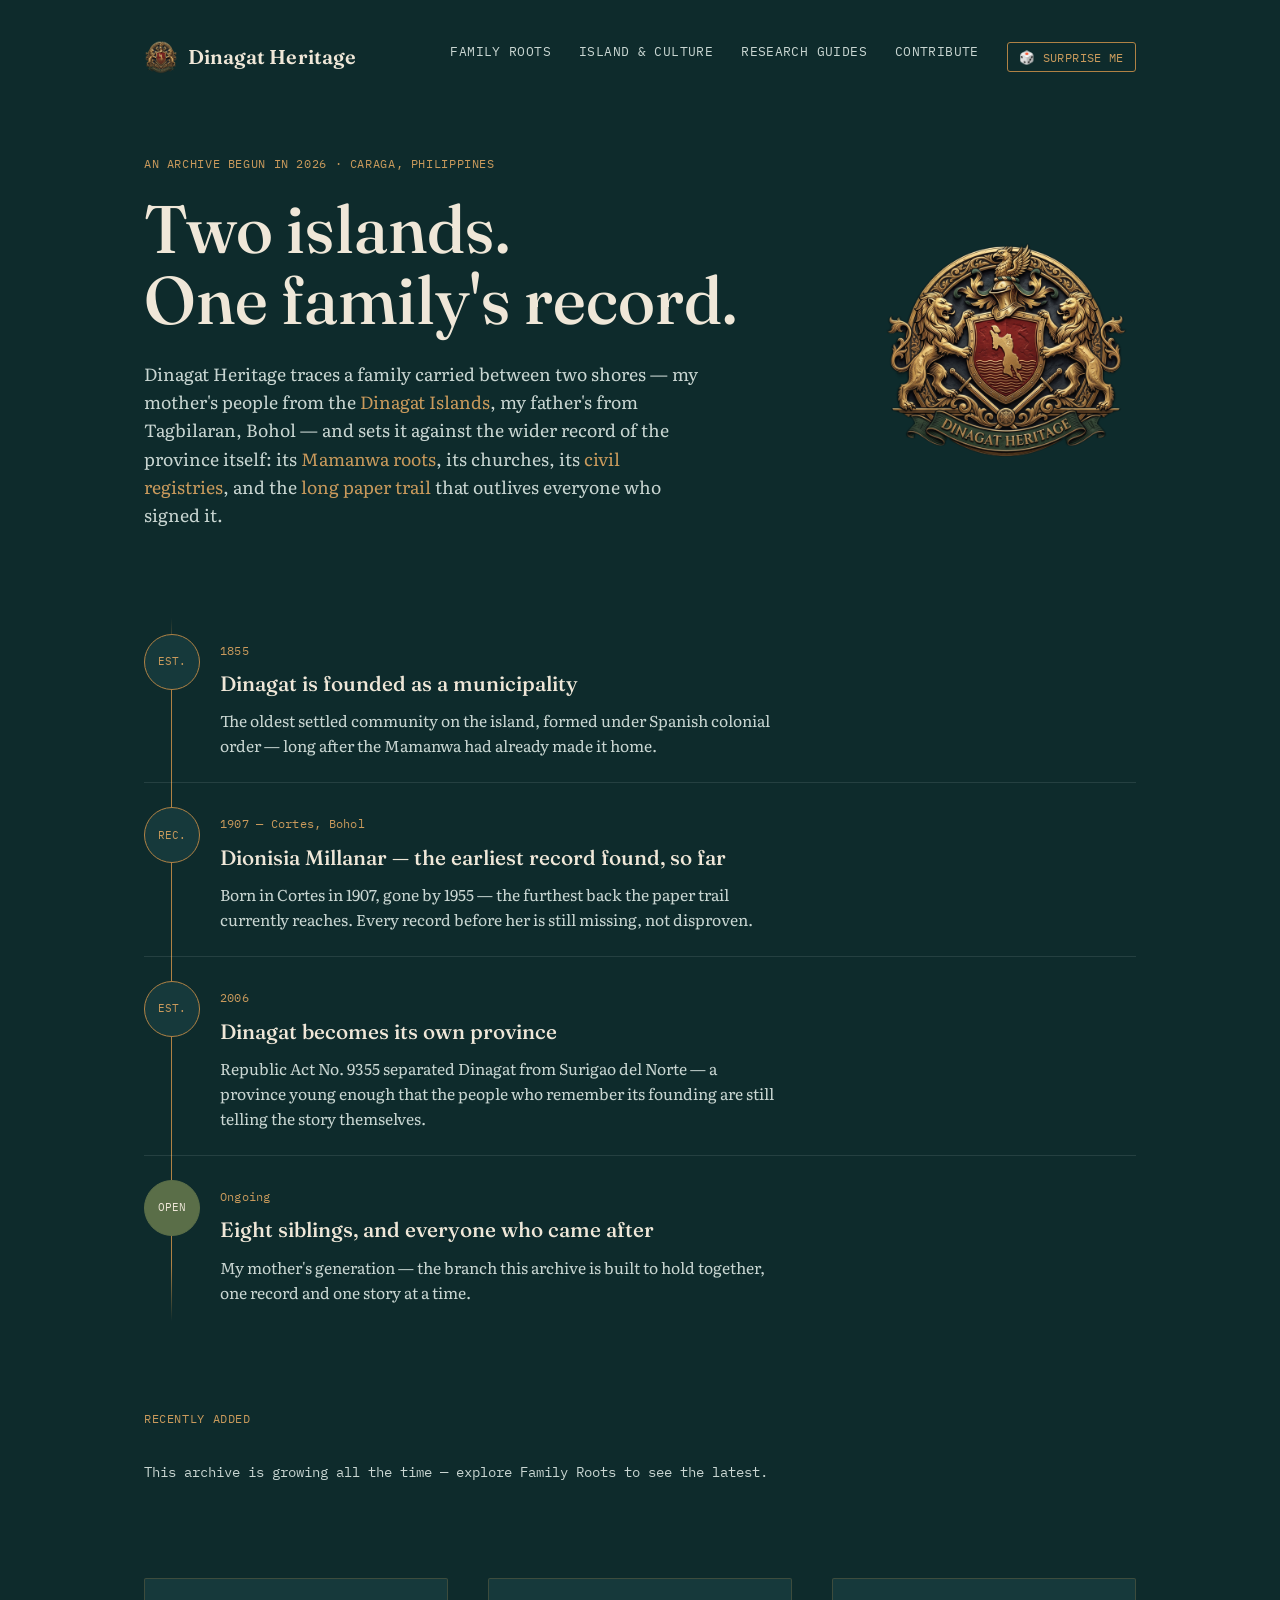
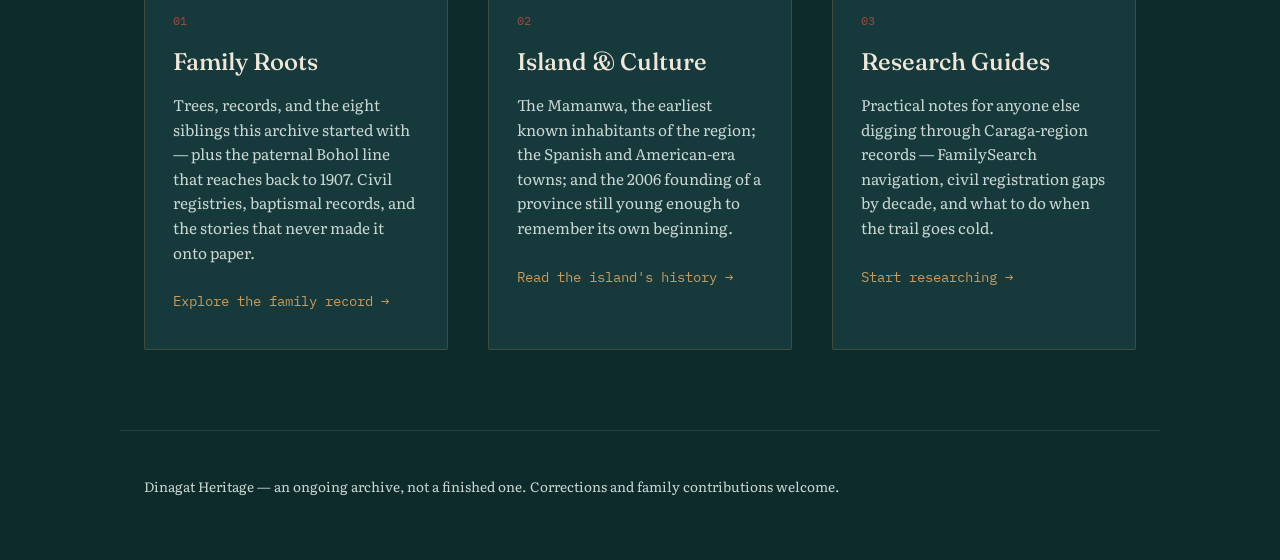
<file: index.html>
<!DOCTYPE html>
<html lang="en">
<head>
<meta charset="UTF-8">
<meta name="viewport" content="width=device-width, initial-scale=1.0">
<title>Dinagat Heritage — Family, Culture & Record of the Dinagat Islands</title>
<meta name="description" content="A living archive of family history, culture, and untold stories from the Dinagat Islands, Philippines — genealogy records, island history, and research guides for the Caraga region.">

<!-- GEO / AI-citation friendly: answer-first content, semantic structure, Person/Article schema below -->
<meta name="robots" content="index, follow">

<link rel="preconnect" href="https://fonts.googleapis.com">
<link rel="preconnect" href="https://fonts.gstatic.com" crossorigin>
<link href="https://fonts.googleapis.com/css2?family=Fraunces:ital,opsz,wght@0,9..144,300;0,9..144,500;0,9..144,600;1,9..144,500&family=Literata:ital,wght@0,400;0,500;1,400&family=IBM+Plex+Mono:wght@400;500&display=swap" rel="stylesheet">
<meta name="google-site-verification" content="_ltas3f65lNxIC3Aw5z_ndzdg9gGR_Ks4pXuggpS6h4" />
<link rel="icon" type="image/png" href="/images/favicon-32.png">
<link rel="icon" type="image/png" sizes="192x192" href="/images/favicon-192.png">
<link rel="apple-touch-icon" href="/images/apple-touch-icon.png">
<link rel="stylesheet" href="styles.css">

<script type="application/ld+json">
{
  "@context": "https://schema.org",
  "@type": "WebSite",
  "name": "Dinagat Heritage",
  "description": "A living archive of family history, culture, and untold stories from the Dinagat Islands, Philippines.",
  "about": {
    "@type": "Place",
    "name": "Dinagat Islands, Philippines"
  }
}
</script>
</head>
<body>

<header class="site-header">
  <a class="wordmark" href="/"><img src="/images/crest-small.png" alt="">Dinagat Heritage</a>
  <nav class="site-nav">
    <a href="#roots">Family Roots</a>
    <a href="#island">Island &amp; Culture</a>
    <a href="#guides">Research Guides</a>
    <a href="/contribute/">Contribute</a>
      <button class="surprise-btn" onclick="dinagatSurpriseMe()">🎲 Surprise Me</button>
  </nav>
</header>

<main>

  <section class="hero hero-with-crest">
    <div class="hero-text">
      <p class="hero-eyebrow">An archive begun in 2026 · Caraga, Philippines</p>
      <h1 class="hero-title">Two islands.<br>One family's record.</h1>
      <p class="hero-lede">
        Dinagat Heritage traces a family carried between two shores — my mother's people
        from the <a href="/island/">Dinagat Islands</a>, my father's from Tagbilaran, Bohol —
        and sets it against the wider record of the province itself: its
        <a href="/island/#mamanwa">Mamanwa roots</a>, its churches, its
        <a href="/guides/">civil registries</a>, and the
        <a href="/roots/">long paper trail</a> that outlives everyone who signed it.
      </p>
    </div>
    <div class="hero-crest">
      <img src="/images/crest-hero.png" alt="Dinagat Heritage family crest">
    </div>
  </section>

  <!-- Signature element: the Ledger — an archival index-card strip -->
  <section class="ledger" aria-label="Timeline of record">
    <div class="ledger-rail"></div>

    <article class="ledger-entry">
      <span class="ledger-tab">Est.</span>
      <div class="ledger-body">
        <span class="ledger-meta">1855</span>
        <h3>Dinagat is founded as a municipality</h3>
        <p>The oldest settled community on the island, formed under Spanish colonial order — long after the Mamanwa had already made it home.</p>
      </div>
    </article>

    <article class="ledger-entry">
      <span class="ledger-tab">Rec.</span>
      <div class="ledger-body">
        <span class="ledger-meta">1907 — Cortes, Bohol</span>
        <h3>Dionisia Millanar — the earliest record found, so far</h3>
        <p>Born in Cortes in 1907, gone by 1955 — the furthest back the paper trail currently reaches. Every record before her is still missing, not disproven.</p>
      </div>
    </article>

    <article class="ledger-entry">
      <span class="ledger-tab">Est.</span>
      <div class="ledger-body">
        <span class="ledger-meta">2006</span>
        <h3>Dinagat becomes its own province</h3>
        <p>Republic Act No. 9355 separated Dinagat from Surigao del Norte — a province young enough that the people who remember its founding are still telling the story themselves.</p>
      </div>
    </article>

    <article class="ledger-entry ledger-entry--open">
      <span class="ledger-tab">Open</span>
      <div class="ledger-body">
        <span class="ledger-meta">Ongoing</span>
        <h3>Eight siblings, and everyone who came after</h3>
        <p>My mother's generation — the branch this archive is built to hold together, one record and one story at a time.</p>
      </div>
    </article>
  </section>

  <section class="recent-additions">
    <p class="ra-label">Recently added</p>
    <div class="ra-grid" id="recent-additions-grid"></div>
  </section>

  <section class="pillars">

    <article class="pillar" id="roots">
      <span class="pillar-index">01</span>
      <h2>Family Roots</h2>
      <p>Trees, records, and the eight siblings this archive started with — plus the paternal Bohol
      line that reaches back to 1907. Civil registries, baptismal records, and the stories that
      never made it onto paper.</p>
      <a class="pillar-link" href="/roots/">Explore the family record →</a>
    </article>

    <article class="pillar" id="island">
      <span class="pillar-index">02</span>
      <h2>Island &amp; Culture</h2>
      <p>The Mamanwa, the earliest known inhabitants of the region; the Spanish and American-era
      towns; and the 2006 founding of a province still young enough to remember its own beginning.</p>
      <a class="pillar-link" href="/island/">Read the island's history →</a>
    </article>

    <article class="pillar" id="guides">
      <span class="pillar-index">03</span>
      <h2>Research Guides</h2>
      <p>Practical notes for anyone else digging through Caraga-region records — FamilySearch
      navigation, civil registration gaps by decade, and what to do when the trail goes cold.</p>
      <a class="pillar-link" href="/guides/">Start researching →</a>
    </article>

  </section>

</main>

<footer class="site-footer">
  <p>Dinagat Heritage — an ongoing archive, not a finished one. Corrections and family
  contributions welcome.</p>
</footer>

<script src="/random.js"></script>
<script src="/recent-additions.js"></script>
</body>
</html>
</file>
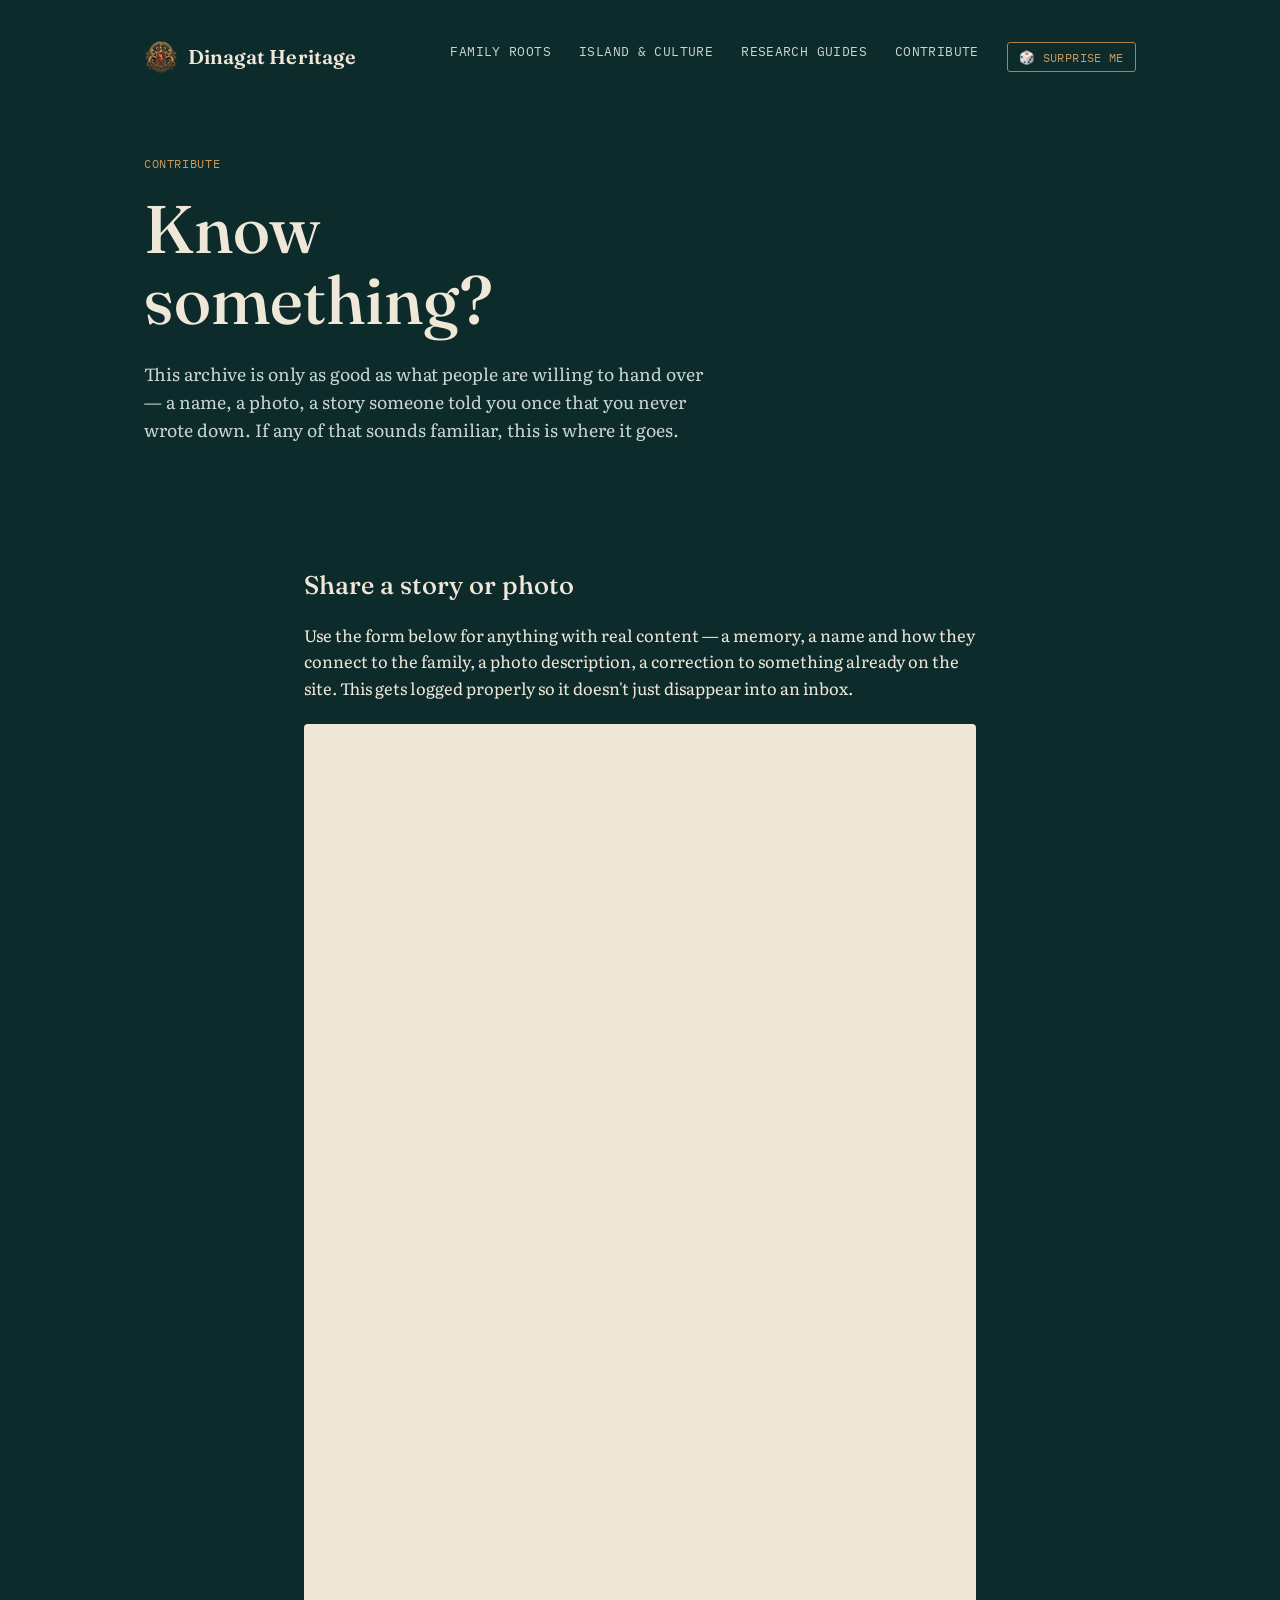
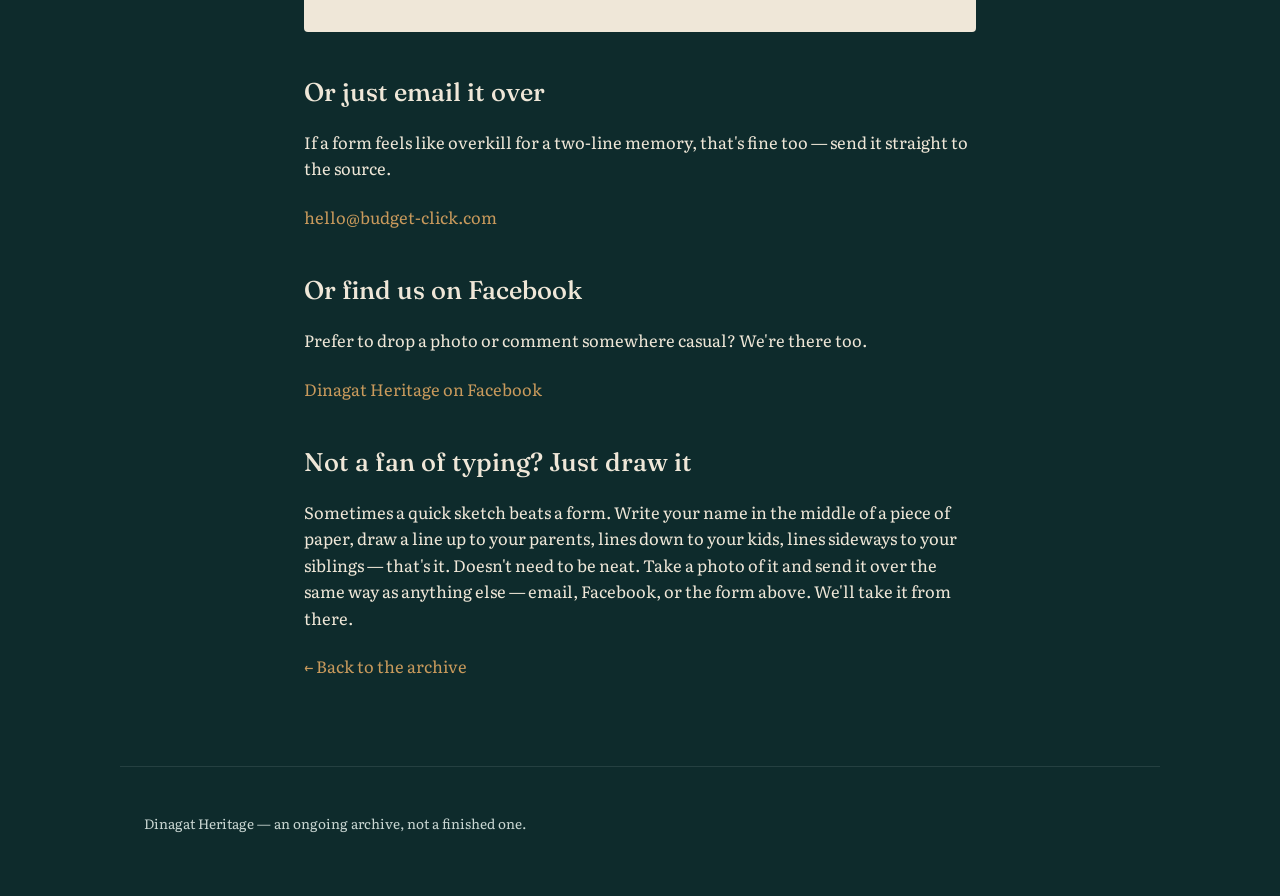
<file: contribute/index.html>
<!DOCTYPE html>
<html lang="en">
<head>
<meta charset="UTF-8">
<meta name="viewport" content="width=device-width, initial-scale=1.0">
<title>Contribute — Dinagat Heritage</title>
<meta name="description" content="Share a family story, photo, or correction with the Dinagat Heritage archive.">
<link rel="preconnect" href="https://fonts.googleapis.com">
<link rel="preconnect" href="https://fonts.gstatic.com" crossorigin>
<link href="https://fonts.googleapis.com/css2?family=Fraunces:ital,opsz,wght@0,9..144,300;0,9..144,500;0,9..144,600;1,9..144,500&family=Literata:ital,wght@0,400;0,500;1,400&family=IBM+Plex+Mono:wght@400;500&display=swap" rel="stylesheet">
<link rel="icon" type="image/png" href="/images/favicon-32.png">
<link rel="icon" type="image/png" sizes="192x192" href="/images/favicon-192.png">
<link rel="apple-touch-icon" href="/images/apple-touch-icon.png">
<link rel="stylesheet" href="../styles.css">
</head>
<body>
<header class="site-header">
  <a class="wordmark" href="/"><img src="/images/crest-small.png" alt="">Dinagat Heritage</a>
  <nav class="site-nav">
    <a href="/#roots">Family Roots</a>
    <a href="/#island">Island &amp; Culture</a>
    <a href="/#guides">Research Guides</a>
    <a href="/contribute/">Contribute</a>
      <button class="surprise-btn" onclick="dinagatSurpriseMe()">🎲 Surprise Me</button>
  </nav>
</header>

<main>
  <section class="hero">
    <p class="hero-eyebrow">Contribute</p>
    <h1 class="hero-title">Know<br>something?</h1>
    <p class="hero-lede">
      This archive is only as good as what people are willing to hand over — a name, a
      photo, a story someone told you once that you never wrote down. If any of that sounds
      familiar, this is where it goes.
    </p>
  </section>

  <section class="article">

    <h2>Share a story or photo</h2>
    <p>
      Use the form below for anything with real content — a memory, a name and how they connect
      to the family, a photo description, a correction to something already on the site. This
      gets logged properly so it doesn't just disappear into an inbox.
    </p>

    <div style="background: var(--paper); border-radius: 4px; padding: 4px; max-width: 720px; margin: 0 auto 2rem;">
      <iframe
        src="https://docs.google.com/forms/d/e/1FAIpQLScHc0bf_YIhcCqq4dLgqTQ1v-rh1KYvERu1v1HfZgxD3RWgBw/viewform?embedded=true"
        width="100%" height="900" frameborder="0" marginheight="0" marginwidth="0"
        style="display:block; border-radius: 2px;">
        Loading…
      </iframe>
    </div>

    <h2>Or just email it over</h2>
    <p>
      If a form feels like overkill for a two-line memory, that's fine too — send it straight
      to the source.
    </p>
    <p>
      <a href="mailto:hello@budget-click.com?subject=A%20story%20for%20the%20archive">
        hello@budget-click.com
      </a>
    </p>

    <h2>Or find us on Facebook</h2>
    <p>
      Prefer to drop a photo or comment somewhere casual? We're there too.
    </p>
    <p>
      <a href="https://www.facebook.com/profile.php?id=61592793986914" target="_blank" rel="noopener">
        Dinagat Heritage on Facebook
      </a>
    </p>

    <h2>Not a fan of typing? Just draw it</h2>
    <p>
      Sometimes a quick sketch beats a form. Write your name in the middle of a piece of paper,
      draw a line up to your parents, lines down to your kids, lines sideways to your siblings —
      that's it. Doesn't need to be neat. Take a photo of it and send it over the same way as
      anything else — email, Facebook, or the form above. We'll take it from there.
    </p>

    <p><a href="/">← Back to the archive</a></p>
  </section>
</main>

<footer class="site-footer">
  <p>Dinagat Heritage — an ongoing archive, not a finished one.</p>
</footer>
<script src="/random.js"></script>
</body>
</html>
</file>
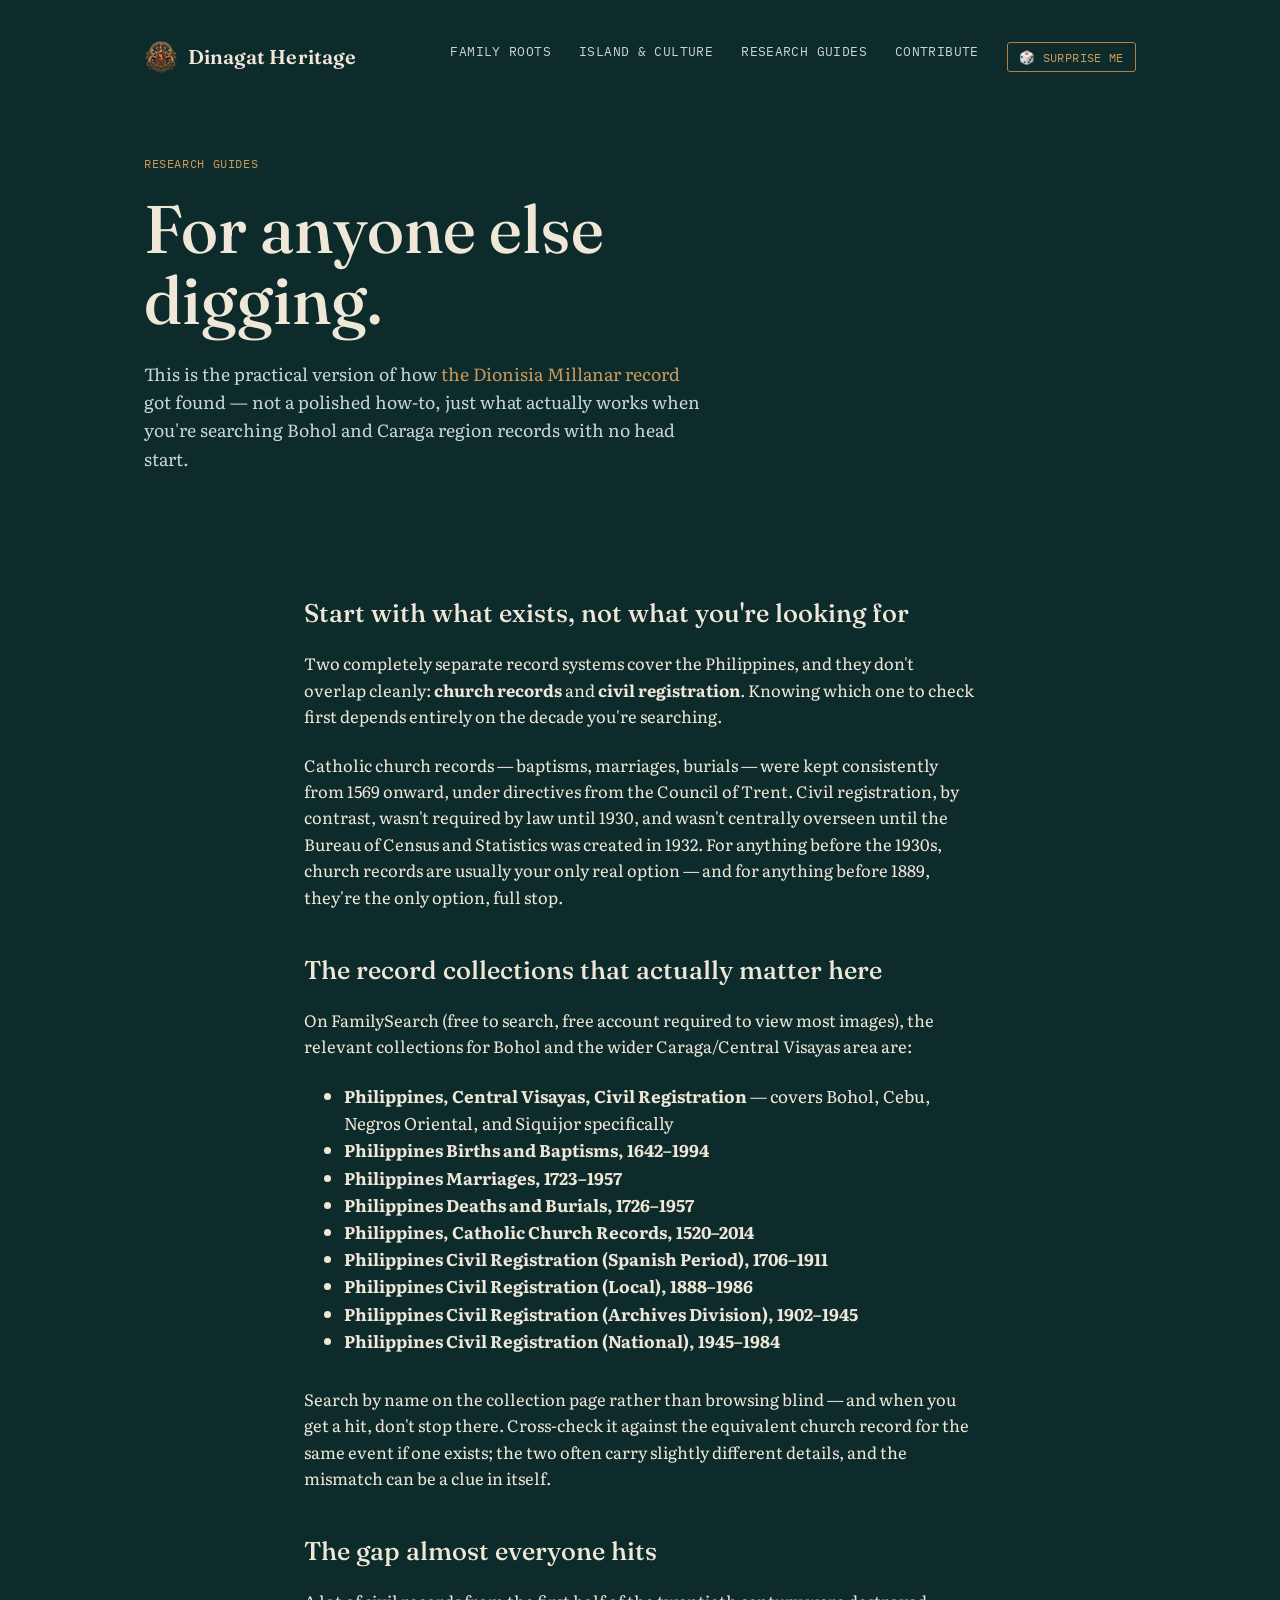
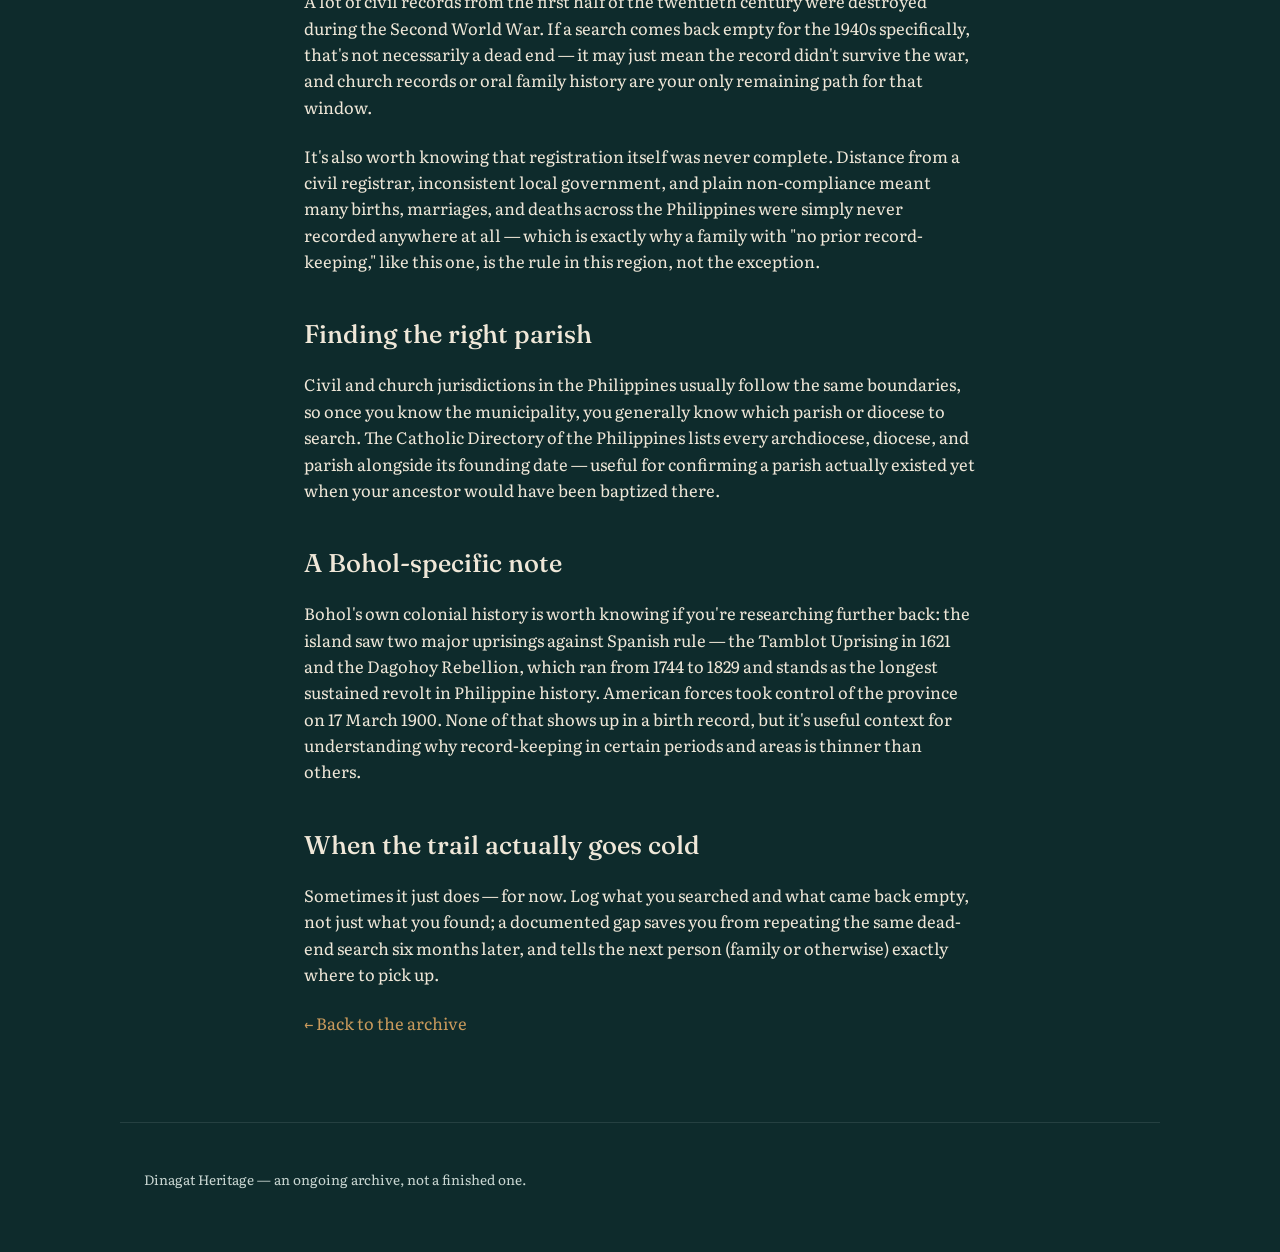
<file: guides/index.html>
<!DOCTYPE html>
<html lang="en">
<head>
<meta charset="UTF-8">
<meta name="viewport" content="width=device-width, initial-scale=1.0">
<title>Research Guides — Tracing Family Records in Bohol &amp; Caraga | Dinagat Heritage</title>
<meta name="description" content="A practical guide to researching family history in Bohol and the Caraga region of the Philippines — which record types exist, where to find them, and what to do when the trail goes cold.">
<link rel="preconnect" href="https://fonts.googleapis.com">
<link rel="preconnect" href="https://fonts.gstatic.com" crossorigin>
<link href="https://fonts.googleapis.com/css2?family=Fraunces:ital,opsz,wght@0,9..144,300;0,9..144,500;0,9..144,600;1,9..144,500&family=Literata:ital,wght@0,400;0,500;1,400&family=IBM+Plex+Mono:wght@400;500&display=swap" rel="stylesheet">
<link rel="icon" type="image/png" href="/images/favicon-32.png">
<link rel="icon" type="image/png" sizes="192x192" href="/images/favicon-192.png">
<link rel="apple-touch-icon" href="/images/apple-touch-icon.png">
<link rel="stylesheet" href="../styles.css">

<script type="application/ld+json">
{
  "@context": "https://schema.org",
  "@type": "Article",
  "headline": "Research Guides — Tracing Family Records in Bohol and Caraga",
  "about": "Genealogy research methods for the Philippines, focused on Bohol and Caraga region records"
}
</script>
</head>
<body>
<header class="site-header">
  <a class="wordmark" href="/"><img src="/images/crest-small.png" alt="">Dinagat Heritage</a>
  <nav class="site-nav">
    <a href="/#roots">Family Roots</a>
    <a href="/#island">Island &amp; Culture</a>
    <a href="/#guides">Research Guides</a>
    <a href="/contribute/">Contribute</a>
      <button class="surprise-btn" onclick="dinagatSurpriseMe()">🎲 Surprise Me</button>
  </nav>
</header>

<main>
  <section class="hero">
    <p class="hero-eyebrow">Research Guides</p>
    <h1 class="hero-title">For anyone else<br>digging.</h1>
    <p class="hero-lede">
      This is the practical version of how <a href="/roots/">the Dionisia Millanar record</a>
      got found — not a polished how-to, just what actually works when you're searching Bohol
      and Caraga region records with no head start.
    </p>
  </section>

  <section class="article">

    <h2>Start with what exists, not what you're looking for</h2>
    <p>
      Two completely separate record systems cover the Philippines, and they don't overlap
      cleanly: <strong>church records</strong> and <strong>civil registration</strong>. Knowing
      which one to check first depends entirely on the decade you're searching.
    </p>
    <p>
      Catholic church records — baptisms, marriages, burials — were kept consistently from
      1569 onward, under directives from the Council of Trent. Civil registration, by contrast,
      wasn't required by law until 1930, and wasn't centrally overseen until the Bureau of
      Census and Statistics was created in 1932. For anything before the 1930s, church records
      are usually your only real option — and for anything before 1889, they're the only
      option, full stop.
    </p>

    <h2>The record collections that actually matter here</h2>
    <p>
      On FamilySearch (free to search, free account required to view most images), the
      relevant collections for Bohol and the wider Caraga/Central Visayas area are:
    </p>
    <ul class="record-facts" style="max-width:720px;margin:0 auto 2rem;">
      <li><strong>Philippines, Central Visayas, Civil Registration</strong> — covers Bohol, Cebu, Negros Oriental, and Siquijor specifically</li>
      <li><strong>Philippines Births and Baptisms, 1642–1994</strong></li>
      <li><strong>Philippines Marriages, 1723–1957</strong></li>
      <li><strong>Philippines Deaths and Burials, 1726–1957</strong></li>
      <li><strong>Philippines, Catholic Church Records, 1520–2014</strong></li>
      <li><strong>Philippines Civil Registration (Spanish Period), 1706–1911</strong></li>
      <li><strong>Philippines Civil Registration (Local), 1888–1986</strong></li>
      <li><strong>Philippines Civil Registration (Archives Division), 1902–1945</strong></li>
      <li><strong>Philippines Civil Registration (National), 1945–1984</strong></li>
    </ul>
    <p>
      Search by name on the collection page rather than browsing blind — and when you get a
      hit, don't stop there. Cross-check it against the equivalent church record for the same
      event if one exists; the two often carry slightly different details, and the mismatch can
      be a clue in itself.
    </p>

    <h2>The gap almost everyone hits</h2>
    <p>
      A lot of civil records from the first half of the twentieth century were destroyed during
      the Second World War. If a search comes back empty for the 1940s specifically, that's not
      necessarily a dead end — it may just mean the record didn't survive the war, and church
      records or oral family history are your only remaining path for that window.
    </p>
    <p>
      It's also worth knowing that registration itself was never complete. Distance from a
      civil registrar, inconsistent local government, and plain non-compliance meant many
      births, marriages, and deaths across the Philippines were simply never recorded anywhere
      at all — which is exactly why a family with "no prior record-keeping," like this one, is
      the rule in this region, not the exception.
    </p>

    <h2>Finding the right parish</h2>
    <p>
      Civil and church jurisdictions in the Philippines usually follow the same boundaries, so
      once you know the municipality, you generally know which parish or diocese to search. The
      Catholic Directory of the Philippines lists every archdiocese, diocese, and parish
      alongside its founding date — useful for confirming a parish actually existed yet when
      your ancestor would have been baptized there.
    </p>

    <h2>A Bohol-specific note</h2>
    <p>
      Bohol's own colonial history is worth knowing if you're researching further back: the
      island saw two major uprisings against Spanish rule — the Tamblot Uprising in 1621 and
      the Dagohoy Rebellion, which ran from 1744 to 1829 and stands as the longest sustained
      revolt in Philippine history. American forces took control of the province on 17 March
      1900. None of that shows up in a birth record, but it's useful context for understanding
      why record-keeping in certain periods and areas is thinner than others.
    </p>

    <h2>When the trail actually goes cold</h2>
    <p>
      Sometimes it just does — for now. Log what you searched and what came back empty, not
      just what you found; a documented gap saves you from repeating the same dead-end search
      six months later, and tells the next person (family or otherwise) exactly where to pick
      up.
    </p>

    <p><a href="/">← Back to the archive</a></p>
  </section>
</main>

<footer class="site-footer">
  <p>Dinagat Heritage — an ongoing archive, not a finished one.</p>
</footer>
<script src="/random.js"></script>
</body>
</html>
</file>
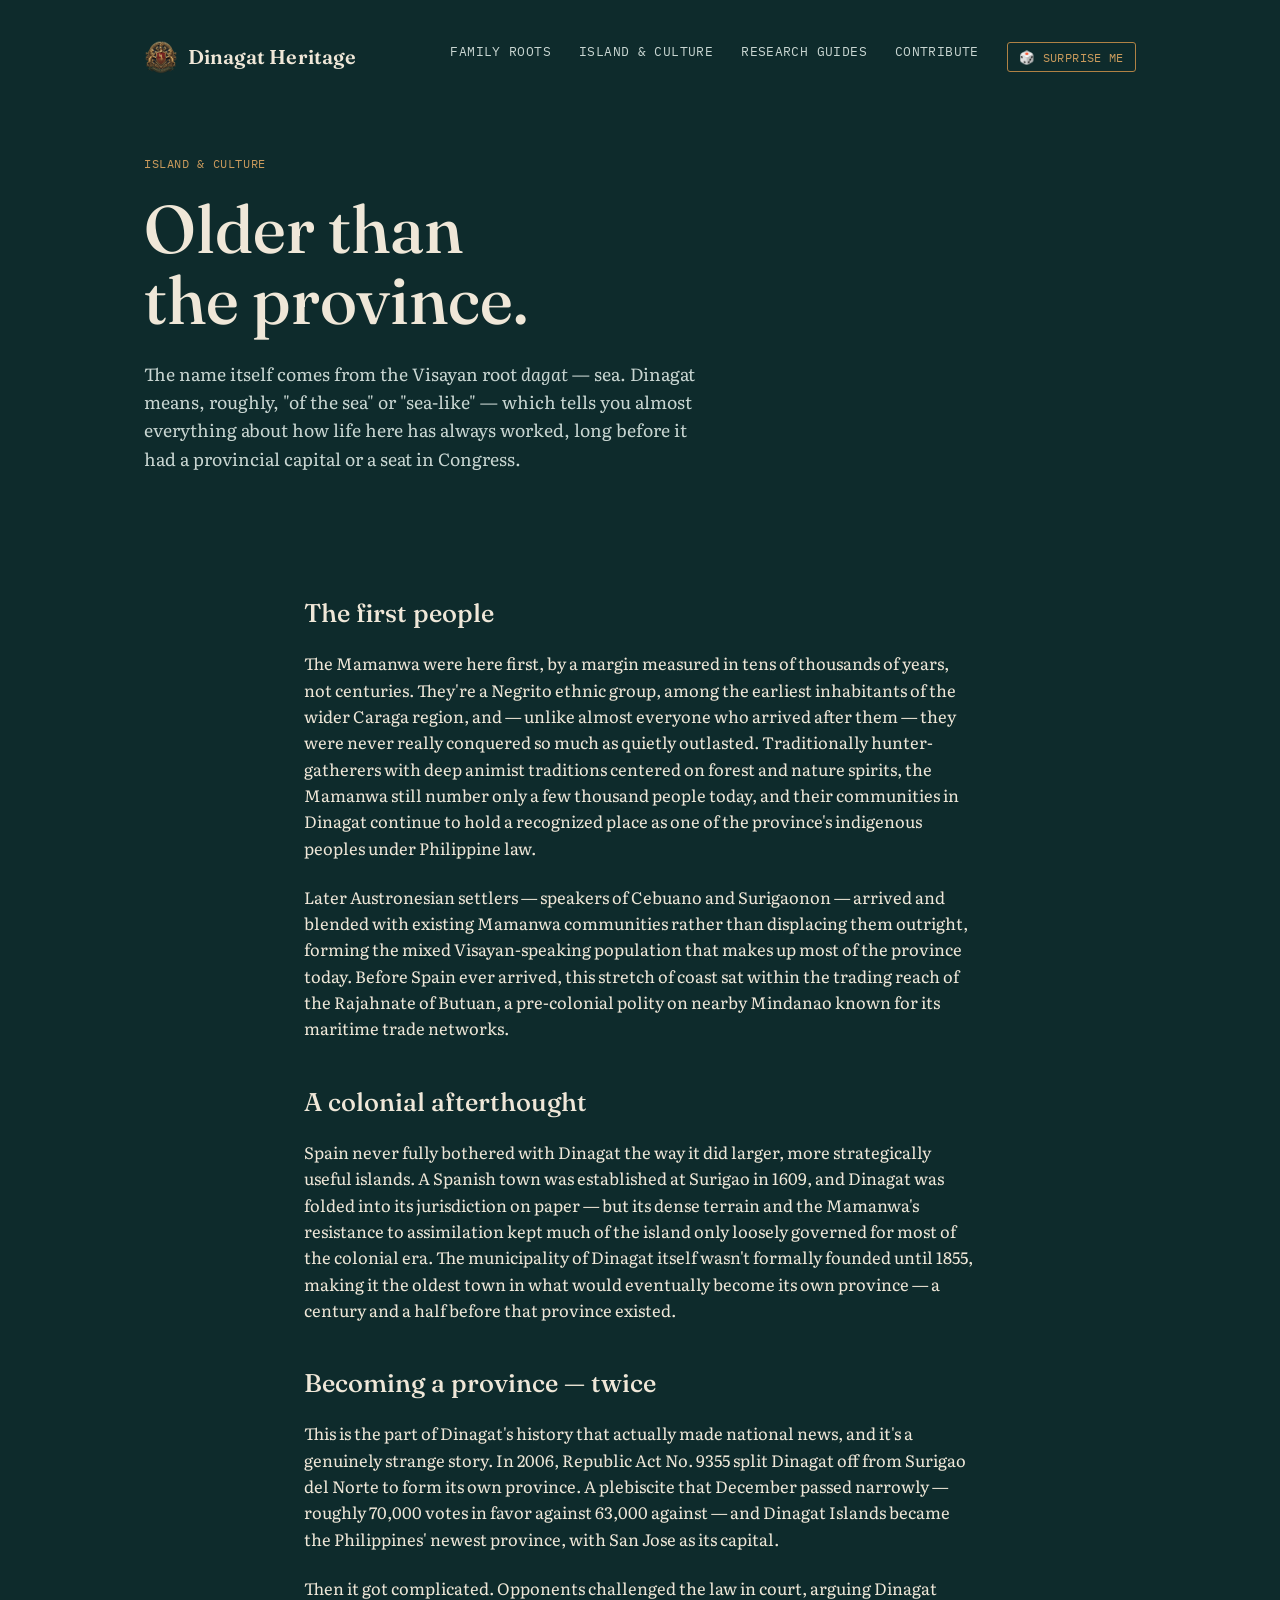
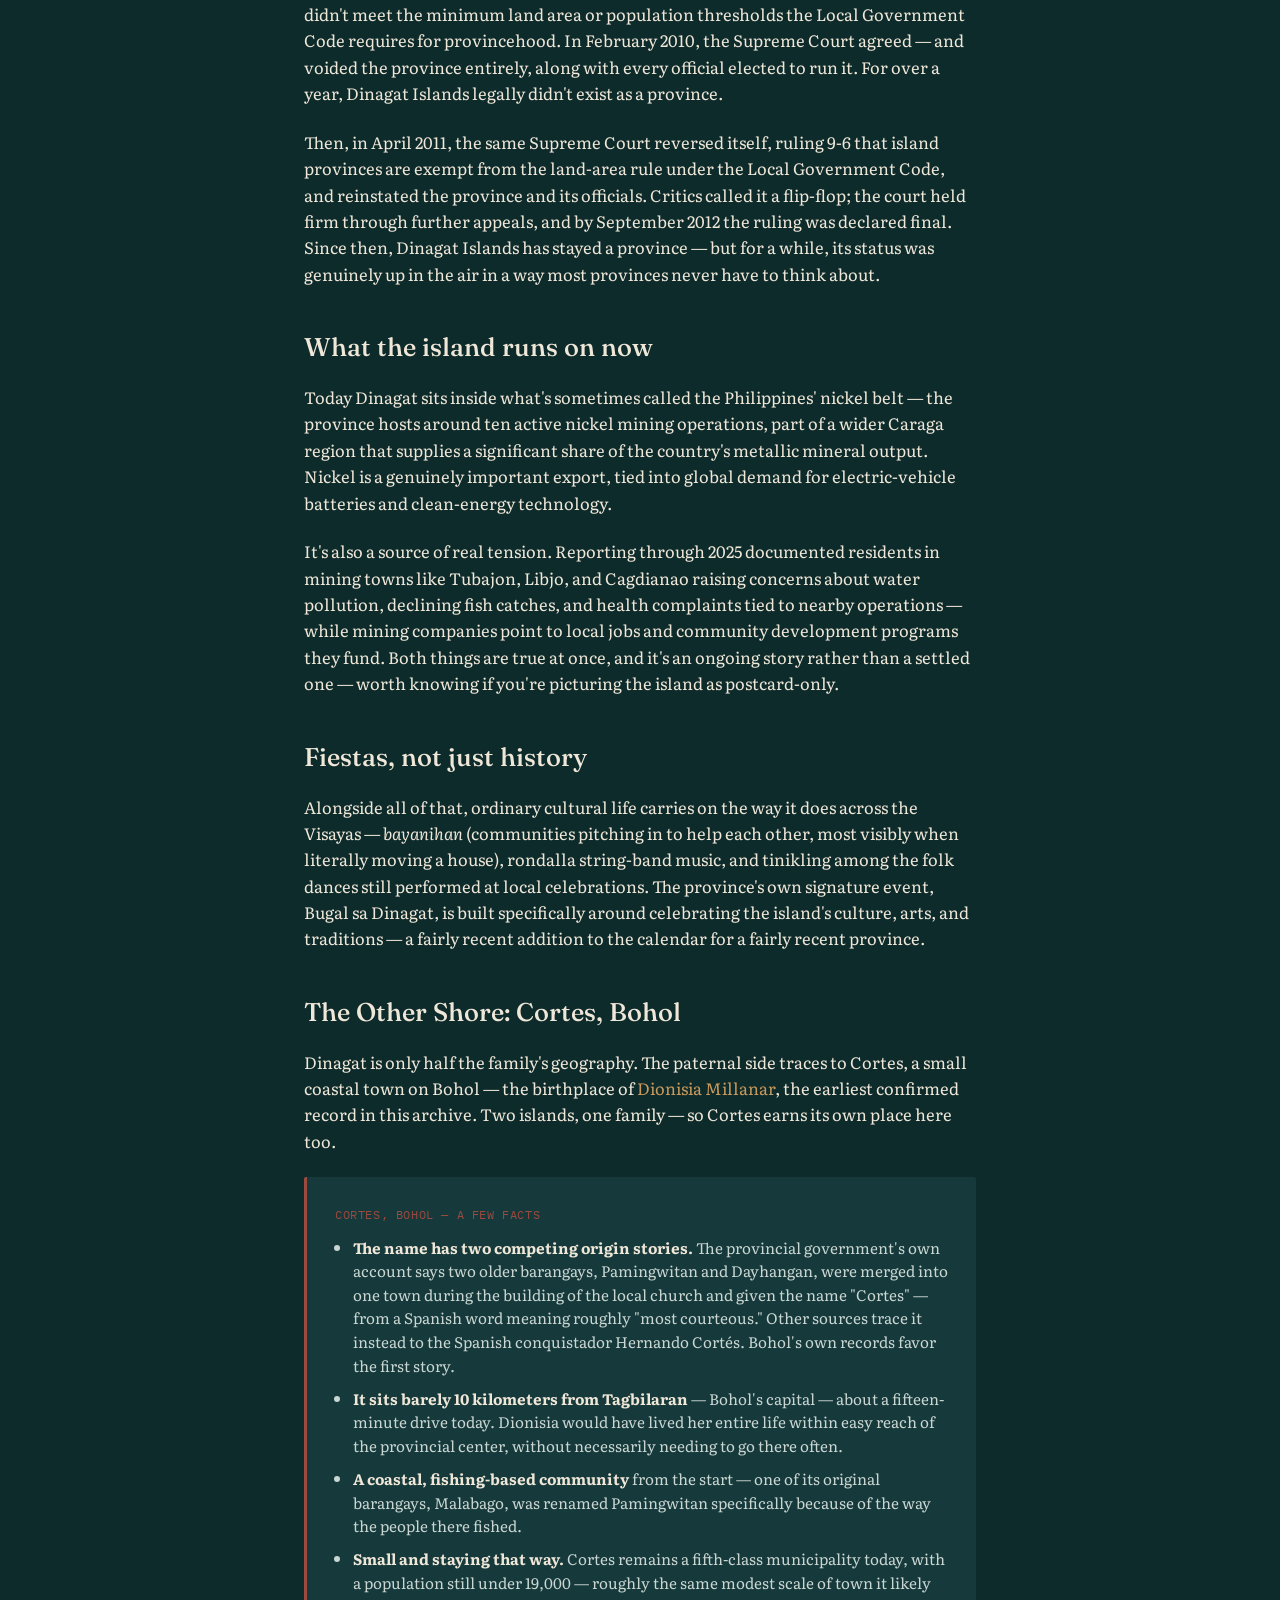
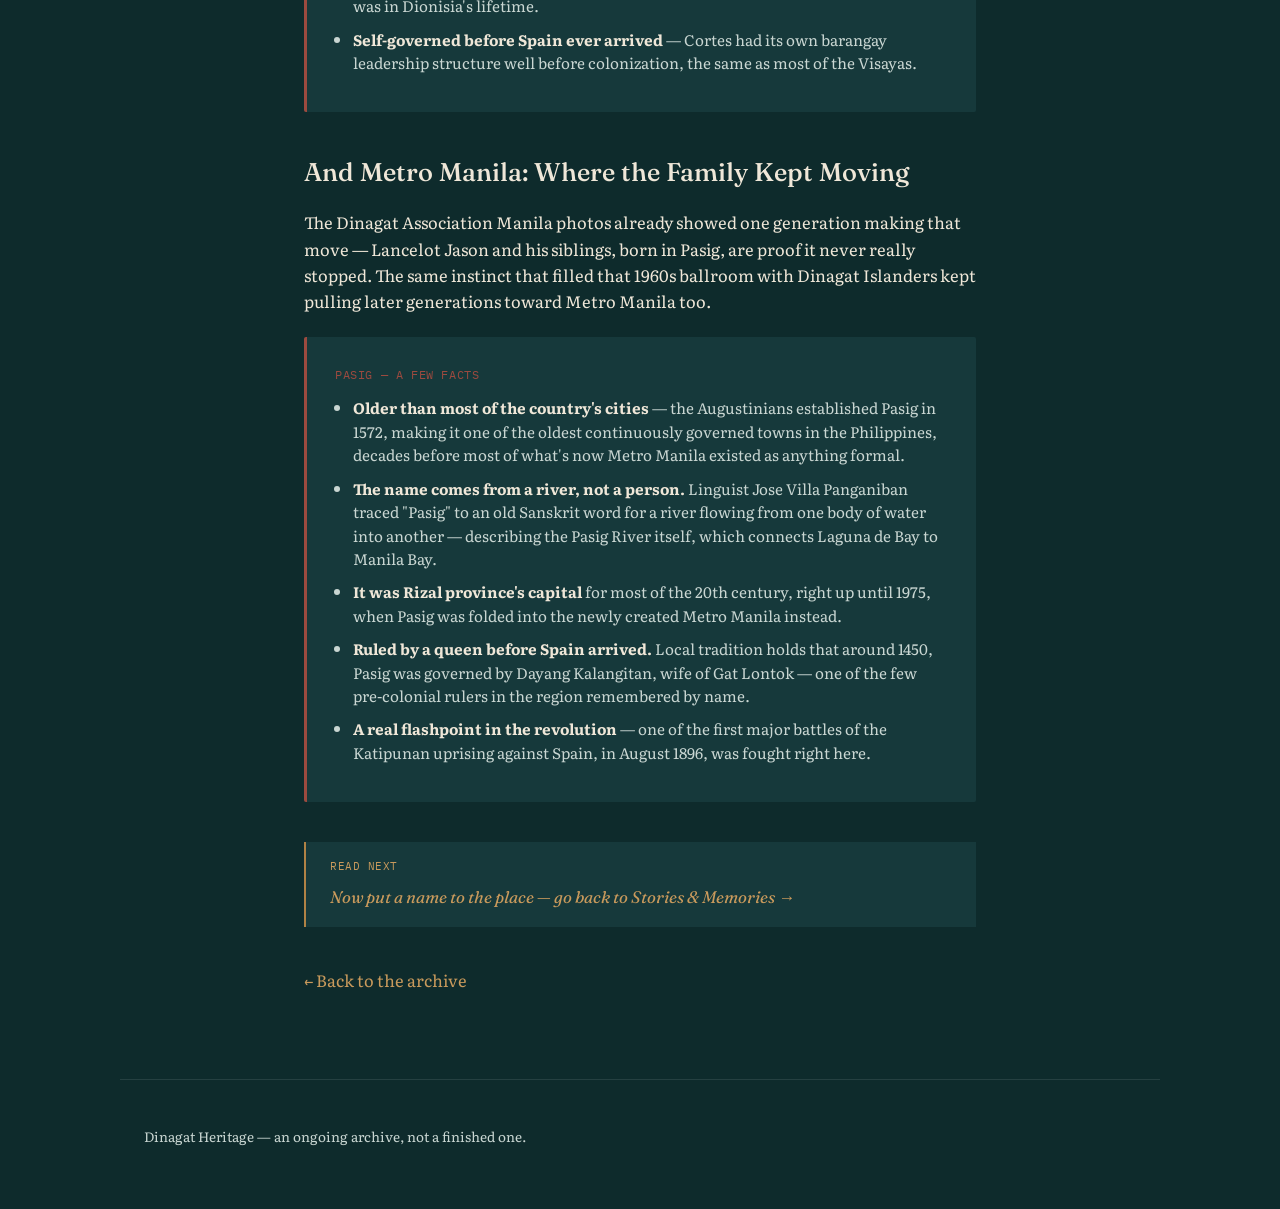
<file: island/index.html>
<!DOCTYPE html>
<html lang="en">
<head>
<meta charset="UTF-8">
<meta name="viewport" content="width=device-width, initial-scale=1.0">
<title>Island & Culture — The History of Dinagat Islands | Dinagat Heritage</title>
<meta name="description" content="From Mamanwa settlement through Spanish rule, a contested 2006 provincehood, and today's nickel economy — the history of the Dinagat Islands, Philippines.">
<link rel="preconnect" href="https://fonts.googleapis.com">
<link rel="preconnect" href="https://fonts.gstatic.com" crossorigin>
<link href="https://fonts.googleapis.com/css2?family=Fraunces:ital,opsz,wght@0,9..144,300;0,9..144,500;0,9..144,600;1,9..144,500&family=Literata:ital,wght@0,400;0,500;1,400&family=IBM+Plex+Mono:wght@400;500&display=swap" rel="stylesheet">
<link rel="icon" type="image/png" href="/images/favicon-32.png">
<link rel="icon" type="image/png" sizes="192x192" href="/images/favicon-192.png">
<link rel="apple-touch-icon" href="/images/apple-touch-icon.png">
<link rel="stylesheet" href="../styles.css">

<script type="application/ld+json">
{
  "@context": "https://schema.org",
  "@type": "Article",
  "headline": "Island & Culture — The History of the Dinagat Islands",
  "about": {
    "@type": "Place",
    "name": "Dinagat Islands, Philippines"
  }
}
</script>
</head>
<body>
<header class="site-header">
  <a class="wordmark" href="/"><img src="/images/crest-small.png" alt="">Dinagat Heritage</a>
  <nav class="site-nav">
    <a href="/#roots">Family Roots</a>
    <a href="/#island">Island &amp; Culture</a>
    <a href="/#guides">Research Guides</a>
    <a href="/contribute/">Contribute</a>
      <button class="surprise-btn" onclick="dinagatSurpriseMe()">🎲 Surprise Me</button>
  </nav>
</header>

<main>
  <section class="hero">
    <p class="hero-eyebrow">Island &amp; Culture</p>
    <h1 class="hero-title">Older than<br>the province.</h1>
    <p class="hero-lede">
      The name itself comes from the Visayan root <em>dagat</em> — sea. Dinagat means, roughly,
      "of the sea" or "sea-like" — which tells you almost everything about how life here has
      always worked, long before it had a provincial capital or a seat in Congress.
    </p>
  </section>

  <section class="article">

    <h2 id="mamanwa">The first people</h2>
    <p>
      The Mamanwa were here first, by a margin measured in tens of thousands of years, not
      centuries. They're a Negrito ethnic group, among the earliest inhabitants of the wider
      Caraga region, and — unlike almost everyone who arrived after them — they were never
      really conquered so much as quietly outlasted. Traditionally hunter-gatherers with deep
      animist traditions centered on forest and nature spirits, the Mamanwa still number only
      a few thousand people today, and their communities in Dinagat continue to hold a
      recognized place as one of the province's indigenous peoples under Philippine law.
    </p>
    <p>
      Later Austronesian settlers — speakers of Cebuano and Surigaonon — arrived and blended
      with existing Mamanwa communities rather than displacing them outright, forming the mixed
      Visayan-speaking population that makes up most of the province today. Before Spain ever
      arrived, this stretch of coast sat within the trading reach of the Rajahnate of Butuan, a
      pre-colonial polity on nearby Mindanao known for its maritime trade networks.
    </p>

    <h2>A colonial afterthought</h2>
    <p>
      Spain never fully bothered with Dinagat the way it did larger, more strategically useful
      islands. A Spanish town was established at Surigao in 1609, and Dinagat was folded into
      its jurisdiction on paper — but its dense terrain and the Mamanwa's resistance to
      assimilation kept much of the island only loosely governed for most of the colonial era.
      The municipality of Dinagat itself wasn't formally founded until 1855, making it the
      oldest town in what would eventually become its own province — a century and a half
      before that province existed.
    </p>

    <h2>Becoming a province — twice</h2>
    <p>
      This is the part of Dinagat's history that actually made national news, and it's a
      genuinely strange story. In 2006, Republic Act No. 9355 split Dinagat off from Surigao
      del Norte to form its own province. A plebiscite that December passed narrowly —
      roughly 70,000 votes in favor against 63,000 against — and Dinagat Islands became the
      Philippines' newest province, with San Jose as its capital.
    </p>
    <p>
      Then it got complicated. Opponents challenged the law in court, arguing Dinagat didn't
      meet the minimum land area or population thresholds the Local Government Code requires
      for provincehood. In February 2010, the Supreme Court agreed — and voided the province
      entirely, along with every official elected to run it. For over a year, Dinagat Islands
      legally didn't exist as a province.
    </p>
    <p>
      Then, in April 2011, the same Supreme Court reversed itself, ruling 9-6 that island
      provinces are exempt from the land-area rule under the Local Government Code, and
      reinstated the province and its officials. Critics called it a flip-flop; the court held
      firm through further appeals, and by September 2012 the ruling was declared final. Since
      then, Dinagat Islands has stayed a province — but for a while, its status was genuinely
      up in the air in a way most provinces never have to think about.
    </p>

    <h2>What the island runs on now</h2>
    <p>
      Today Dinagat sits inside what's sometimes called the Philippines' nickel belt — the
      province hosts around ten active nickel mining operations, part of a wider Caraga region
      that supplies a significant share of the country's metallic mineral output. Nickel is a
      genuinely important export, tied into global demand for electric-vehicle batteries and
      clean-energy technology.
    </p>
    <p>
      It's also a source of real tension. Reporting through 2025 documented residents in mining
      towns like Tubajon, Libjo, and Cagdianao raising concerns about water pollution, declining
      fish catches, and health complaints tied to nearby operations — while mining companies
      point to local jobs and community development programs they fund. Both things are true at
      once, and it's an ongoing story rather than a settled one — worth knowing if you're
      picturing the island as postcard-only.
    </p>

    <h2>Fiestas, not just history</h2>
    <p>
      Alongside all of that, ordinary cultural life carries on the way it does across the
      Visayas — <em>bayanihan</em> (communities pitching in to help each other, most visibly
      when literally moving a house), rondalla string-band music, and tinikling among the folk
      dances still performed at local celebrations. The province's own signature event, Bugal
      sa Dinagat, is built specifically around celebrating the island's culture, arts, and
      traditions — a fairly recent addition to the calendar for a fairly recent province.
    </p>

    <h2 id="cortes-bohol">The Other Shore: Cortes, Bohol</h2>
    <p>
      Dinagat is only half the family's geography. The paternal side traces to Cortes, a small
      coastal town on Bohol — the birthplace of <a href="/roots/">Dionisia Millanar</a>,
      the earliest confirmed record in this archive. Two islands, one family — so Cortes earns
      its own place here too.
    </p>

    <div class="place-facts-box">
      <p class="place-facts-label">Cortes, Bohol — a few facts</p>
      <ul>
        <li><strong>The name has two competing origin stories.</strong> The provincial
        government's own account says two older barangays, Pamingwitan and Dayhangan, were
        merged into one town during the building of the local church and given the name
        "Cortes" — from a Spanish word meaning roughly "most courteous." Other sources trace it
        instead to the Spanish conquistador Hernando Cortés. Bohol's own records favor the
        first story.</li>
        <li><strong>It sits barely 10 kilometers from Tagbilaran</strong> — Bohol's capital —
        about a fifteen-minute drive today. Dionisia would have lived her entire life within
        easy reach of the provincial center, without necessarily needing to go there often.</li>
        <li><strong>A coastal, fishing-based community</strong> from the start — one of its
        original barangays, Malabago, was renamed Pamingwitan specifically because of the way
        the people there fished.</li>
        <li><strong>Small and staying that way.</strong> Cortes remains a fifth-class
        municipality today, with a population still under 19,000 — roughly the same modest
        scale of town it likely was in Dionisia's lifetime.</li>
        <li><strong>Self-governed before Spain ever arrived</strong> — Cortes had its own
        barangay leadership structure well before colonization, the same as most of the
        Visayas.</li>
      </ul>
    </div>

    <h2>And Metro Manila: Where the Family Kept Moving</h2>
    <p>
      The Dinagat Association Manila photos already showed one generation making that move —
      Lancelot Jason and his siblings, born in Pasig, are proof it never really stopped. The
      same instinct that filled that 1960s ballroom with Dinagat Islanders kept pulling later
      generations toward Metro Manila too.
    </p>

    <div class="place-facts-box">
      <p class="place-facts-label">Pasig — a few facts</p>
      <ul>
        <li><strong>Older than most of the country's cities</strong> — the Augustinians
        established Pasig in 1572, making it one of the oldest continuously governed towns in
        the Philippines, decades before most of what's now Metro Manila existed as anything
        formal.</li>
        <li><strong>The name comes from a river, not a person.</strong> Linguist Jose Villa
        Panganiban traced "Pasig" to an old Sanskrit word for a river flowing from one body of
        water into another — describing the Pasig River itself, which connects Laguna de Bay
        to Manila Bay.</li>
        <li><strong>It was Rizal province's capital</strong> for most of the 20th century,
        right up until 1975, when Pasig was folded into the newly created Metro Manila
        instead.</li>
        <li><strong>Ruled by a queen before Spain arrived.</strong> Local tradition holds that
        around 1450, Pasig was governed by Dayang Kalangitan, wife of Gat Lontok — one of the
        few pre-colonial rulers in the region remembered by name.</li>
        <li><strong>A real flashpoint in the revolution</strong> — one of the first major
        battles of the Katipunan uprising against Spain, in August 1896, was fought right here.</li>
      </ul>
    </div>

    <div class="read-next">
      <p class="read-next-label">Read next</p>
      <a href="/roots/#stories">Now put a name to the place — go back to Stories &amp; Memories →</a>
    </div>

    <p><a href="/">← Back to the archive</a></p>
  </section>
</main>

<footer class="site-footer">
  <p>Dinagat Heritage — an ongoing archive, not a finished one.</p>
</footer>
<script src="/random.js"></script>
</body>
</html>
</file>
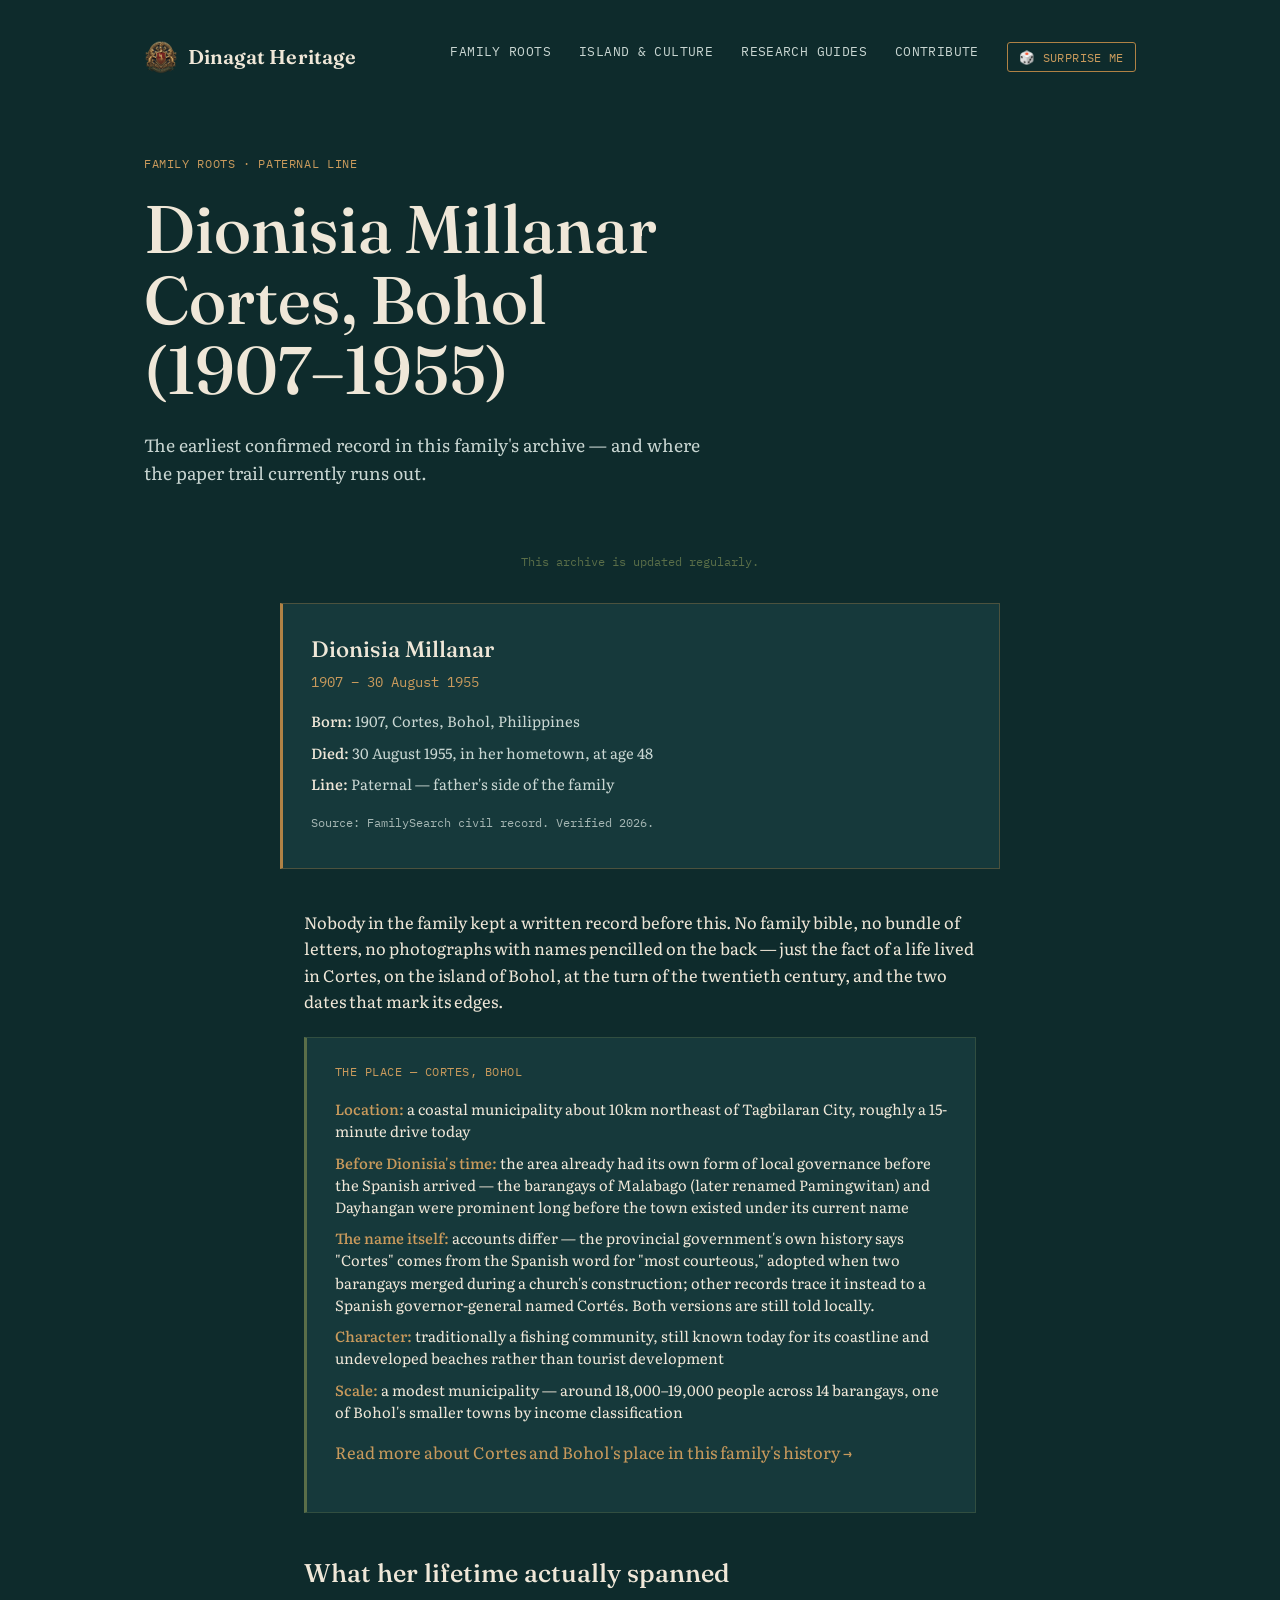
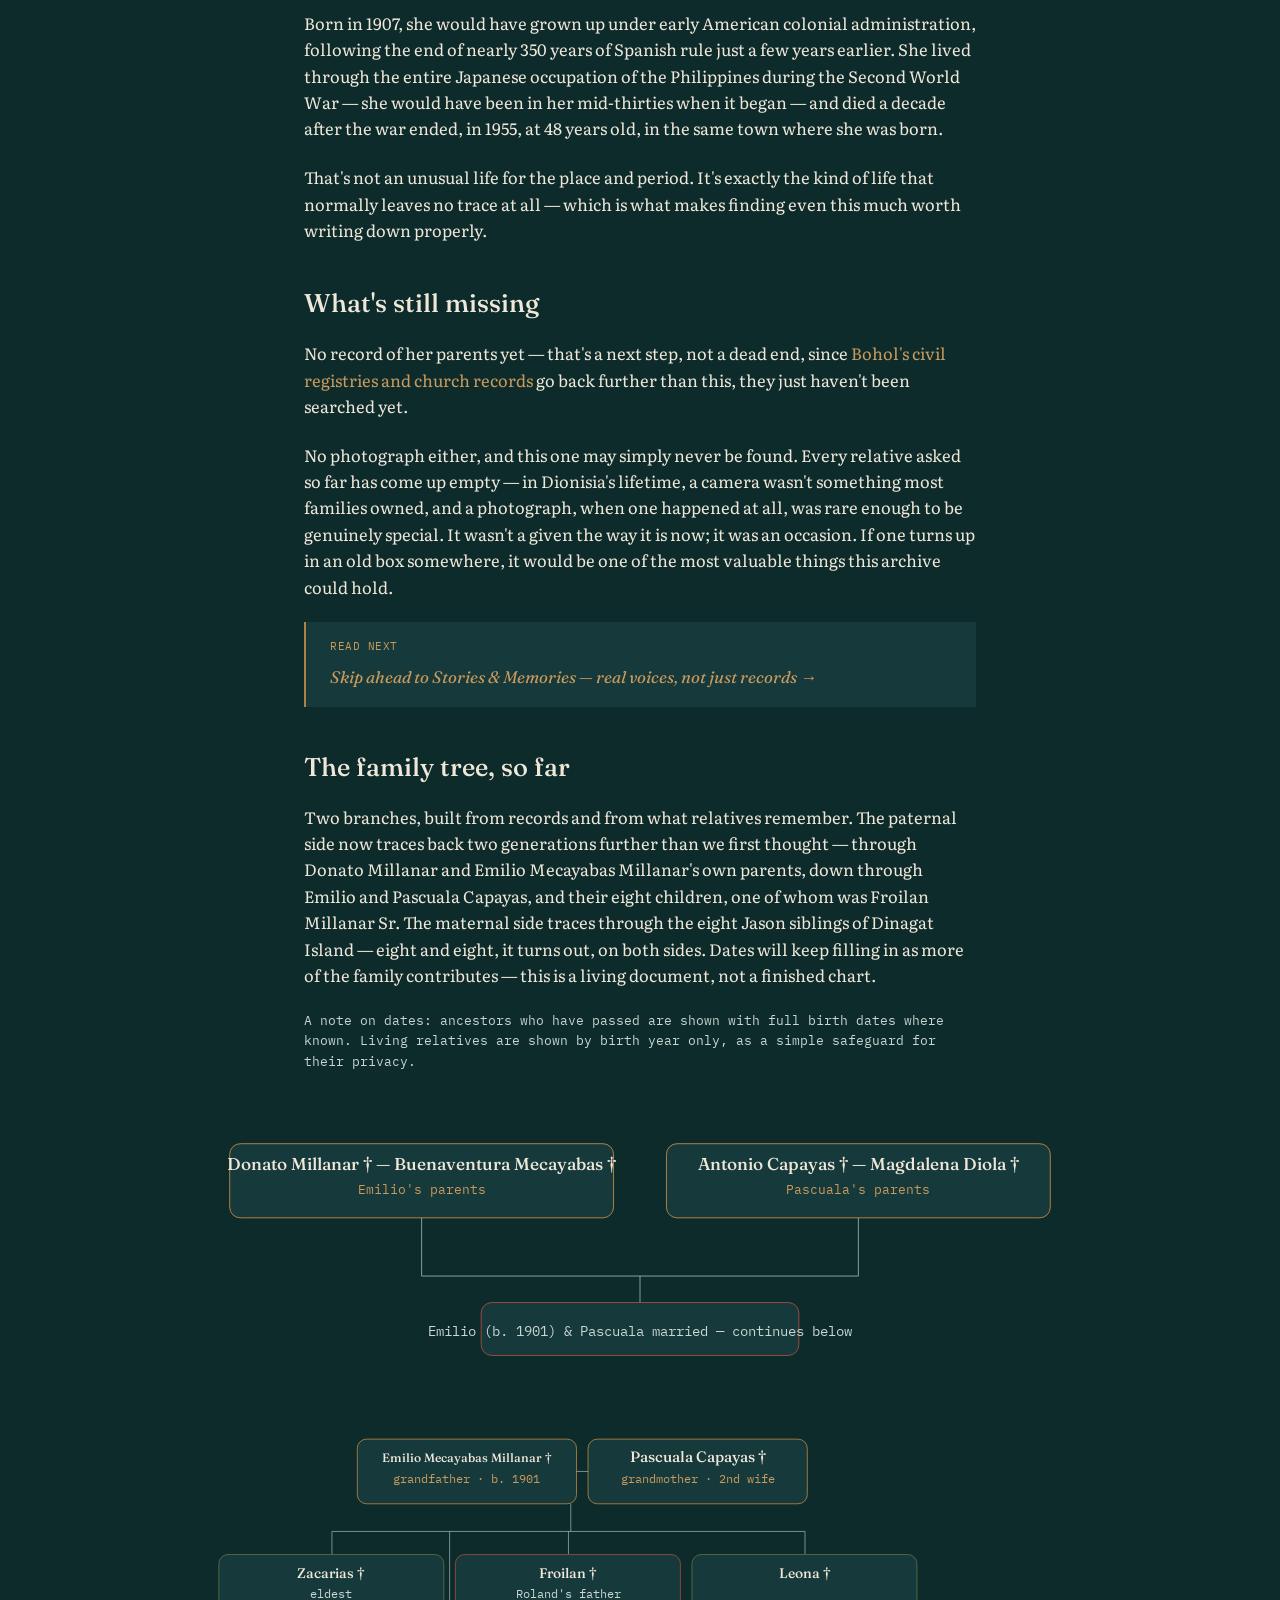
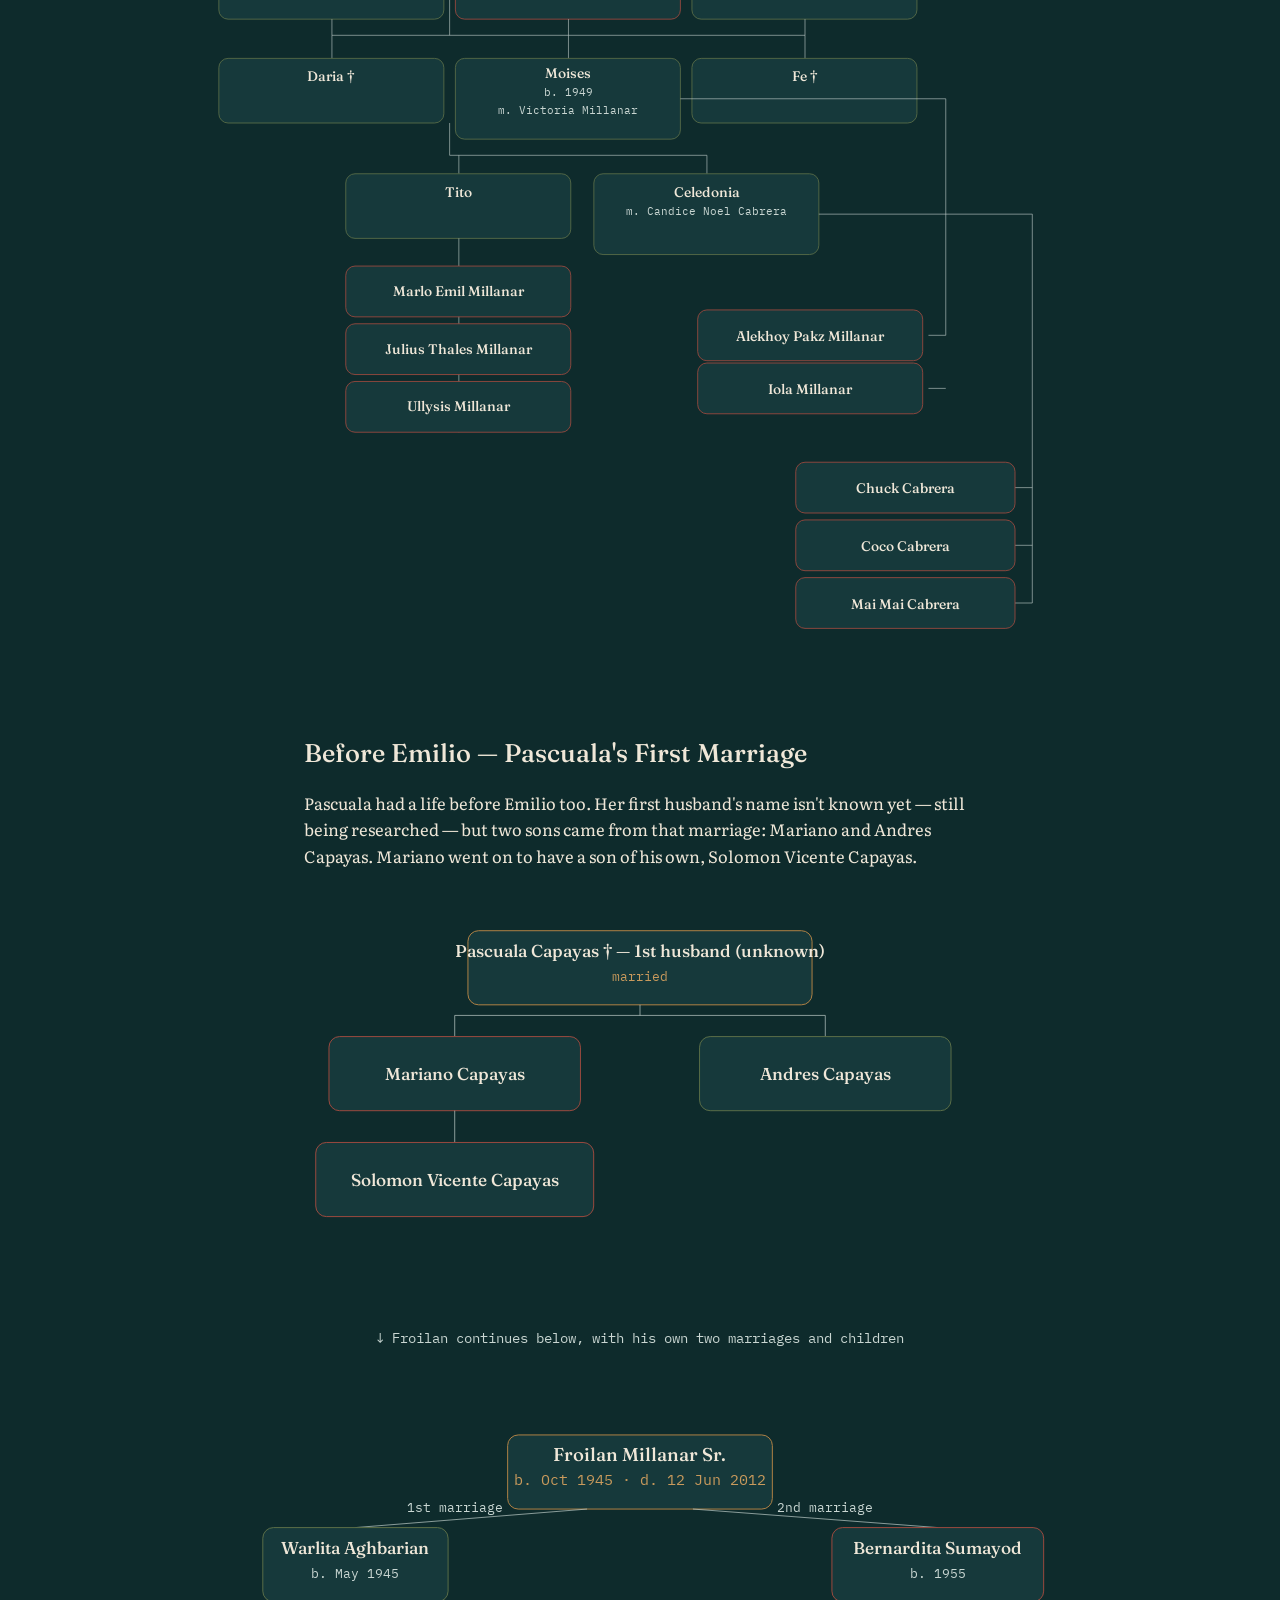
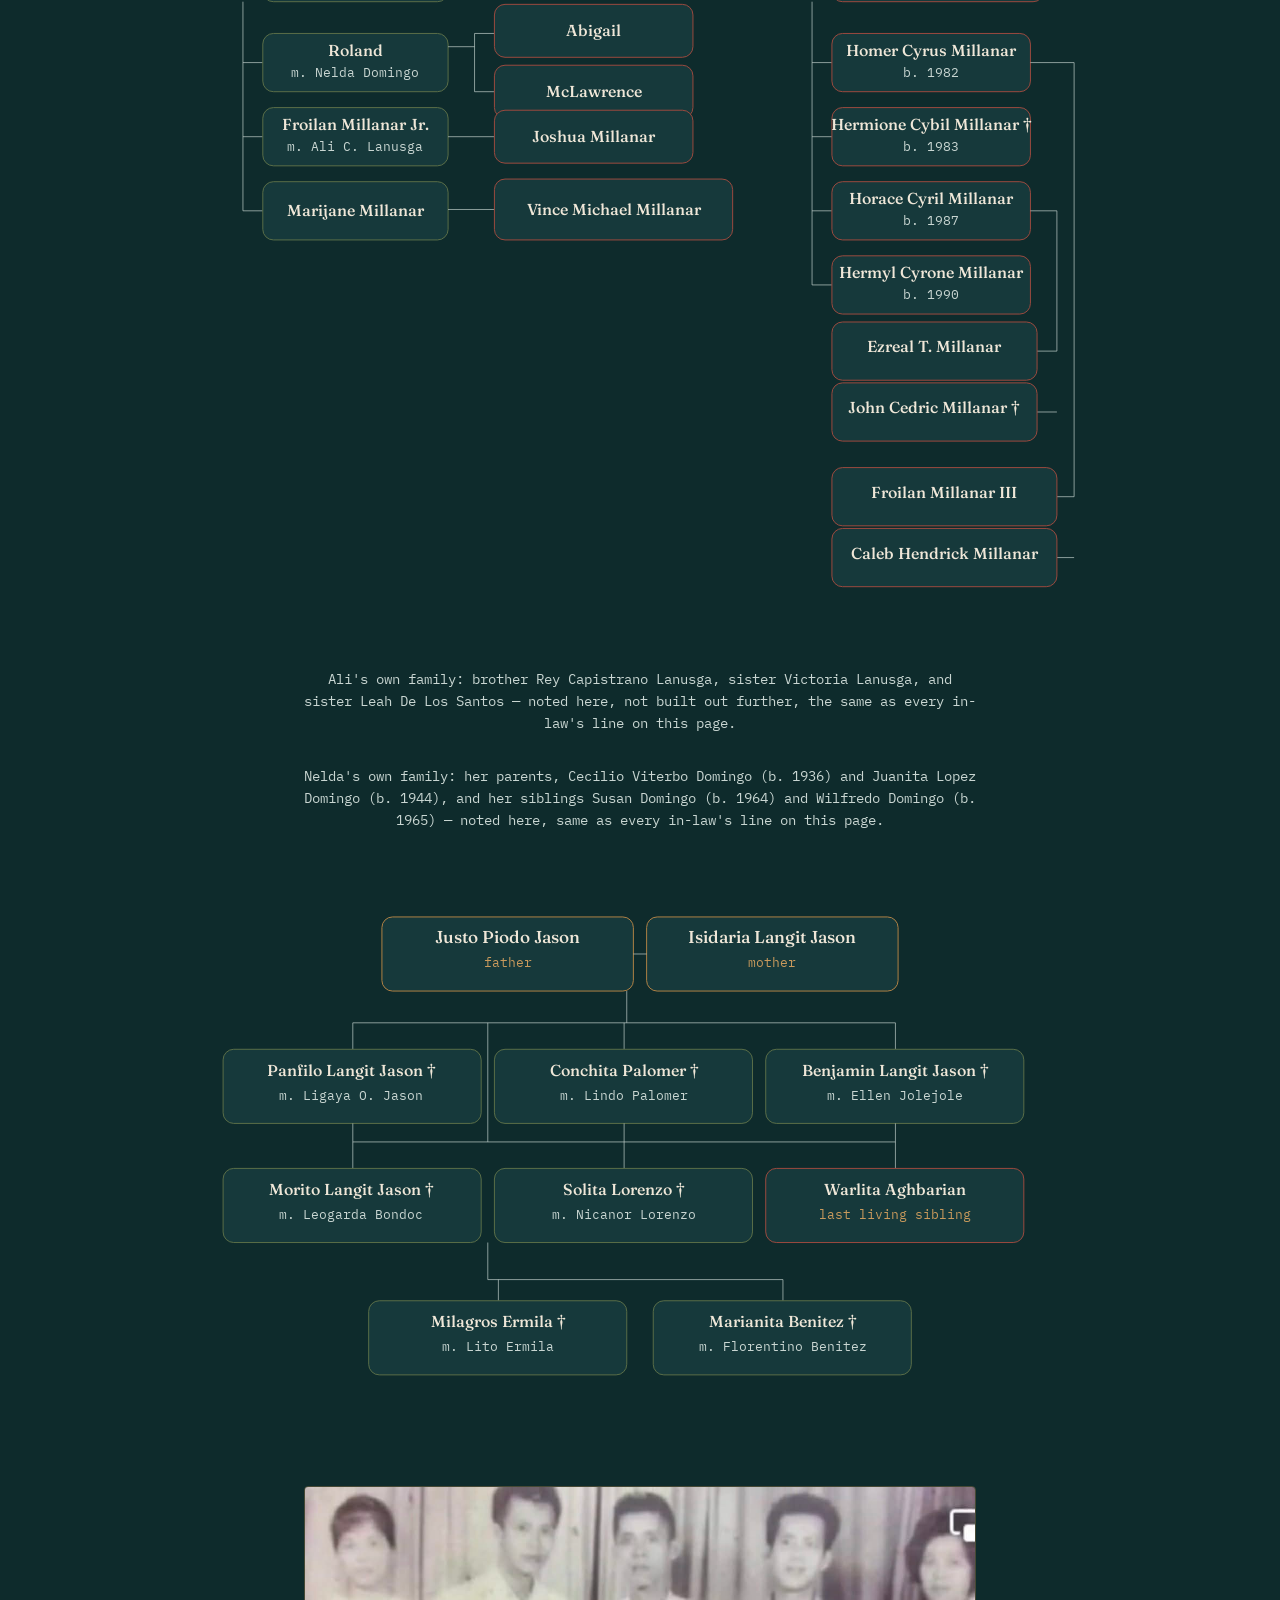
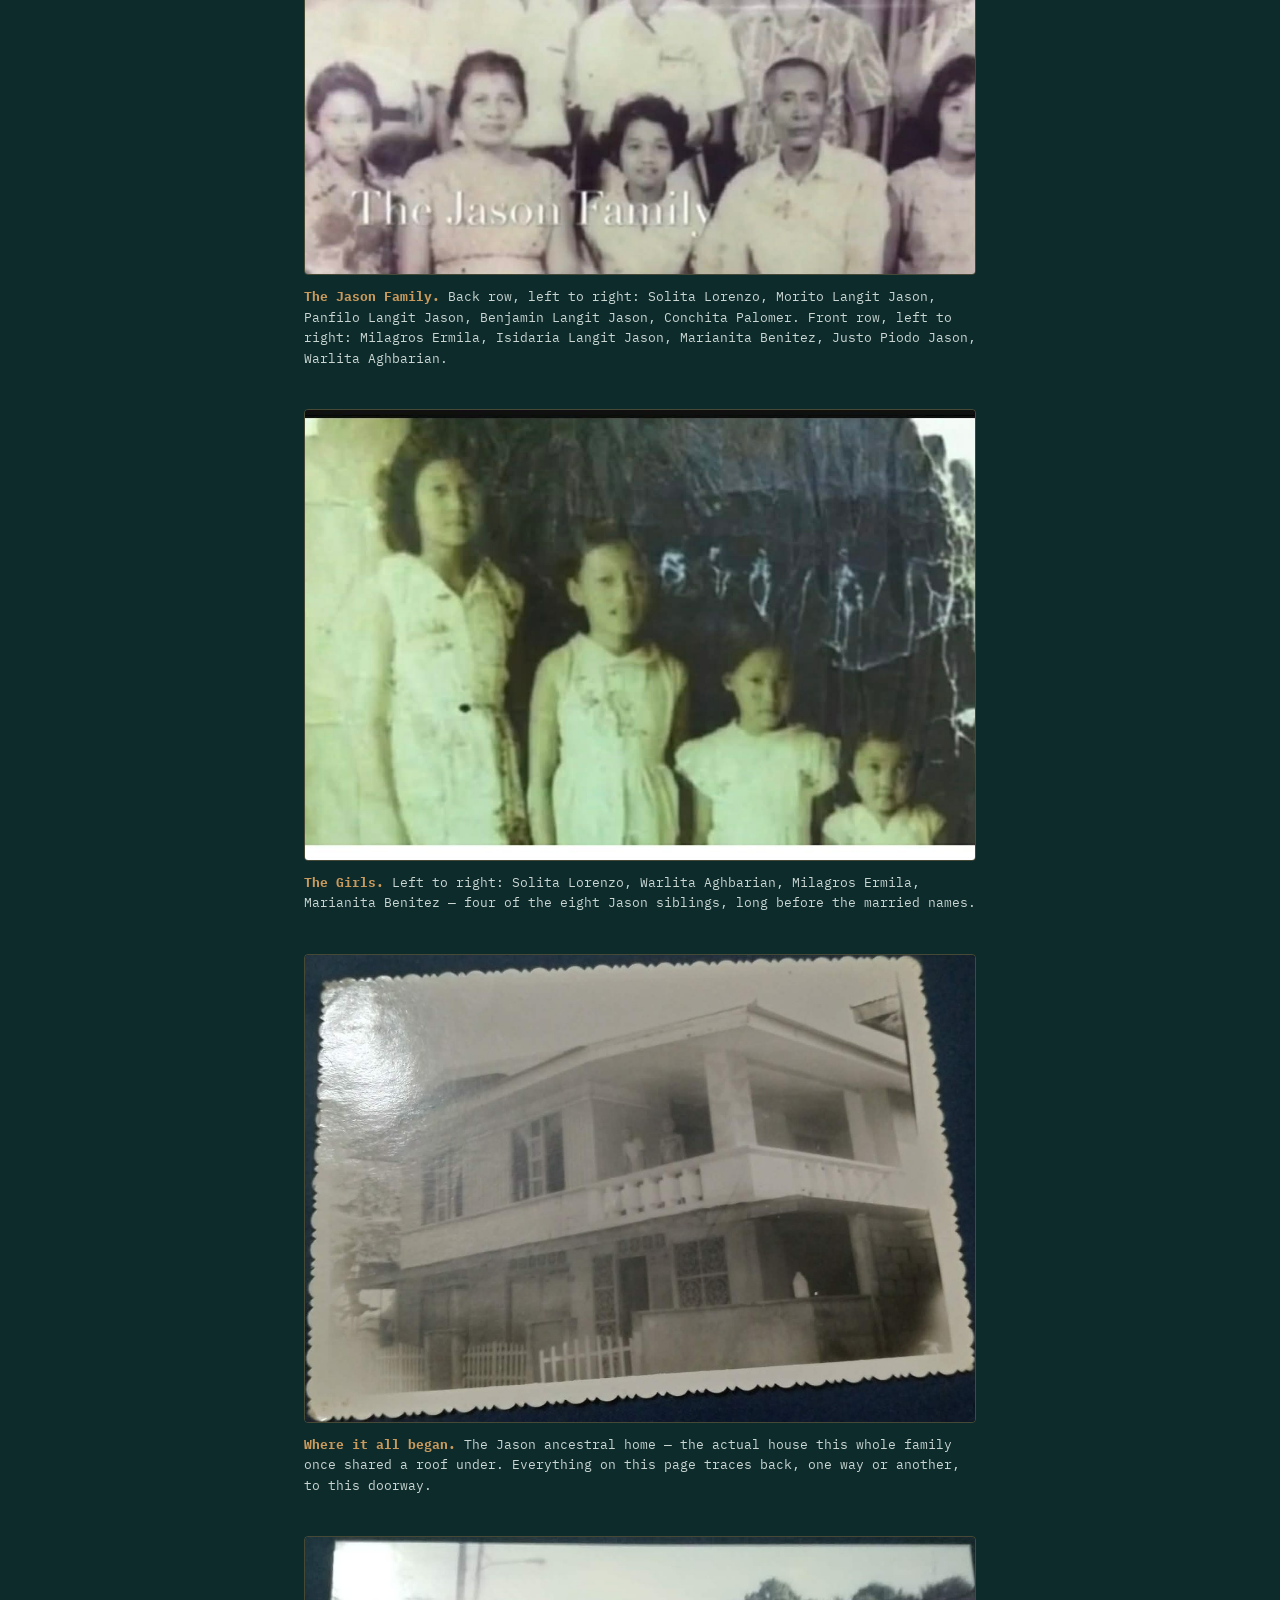
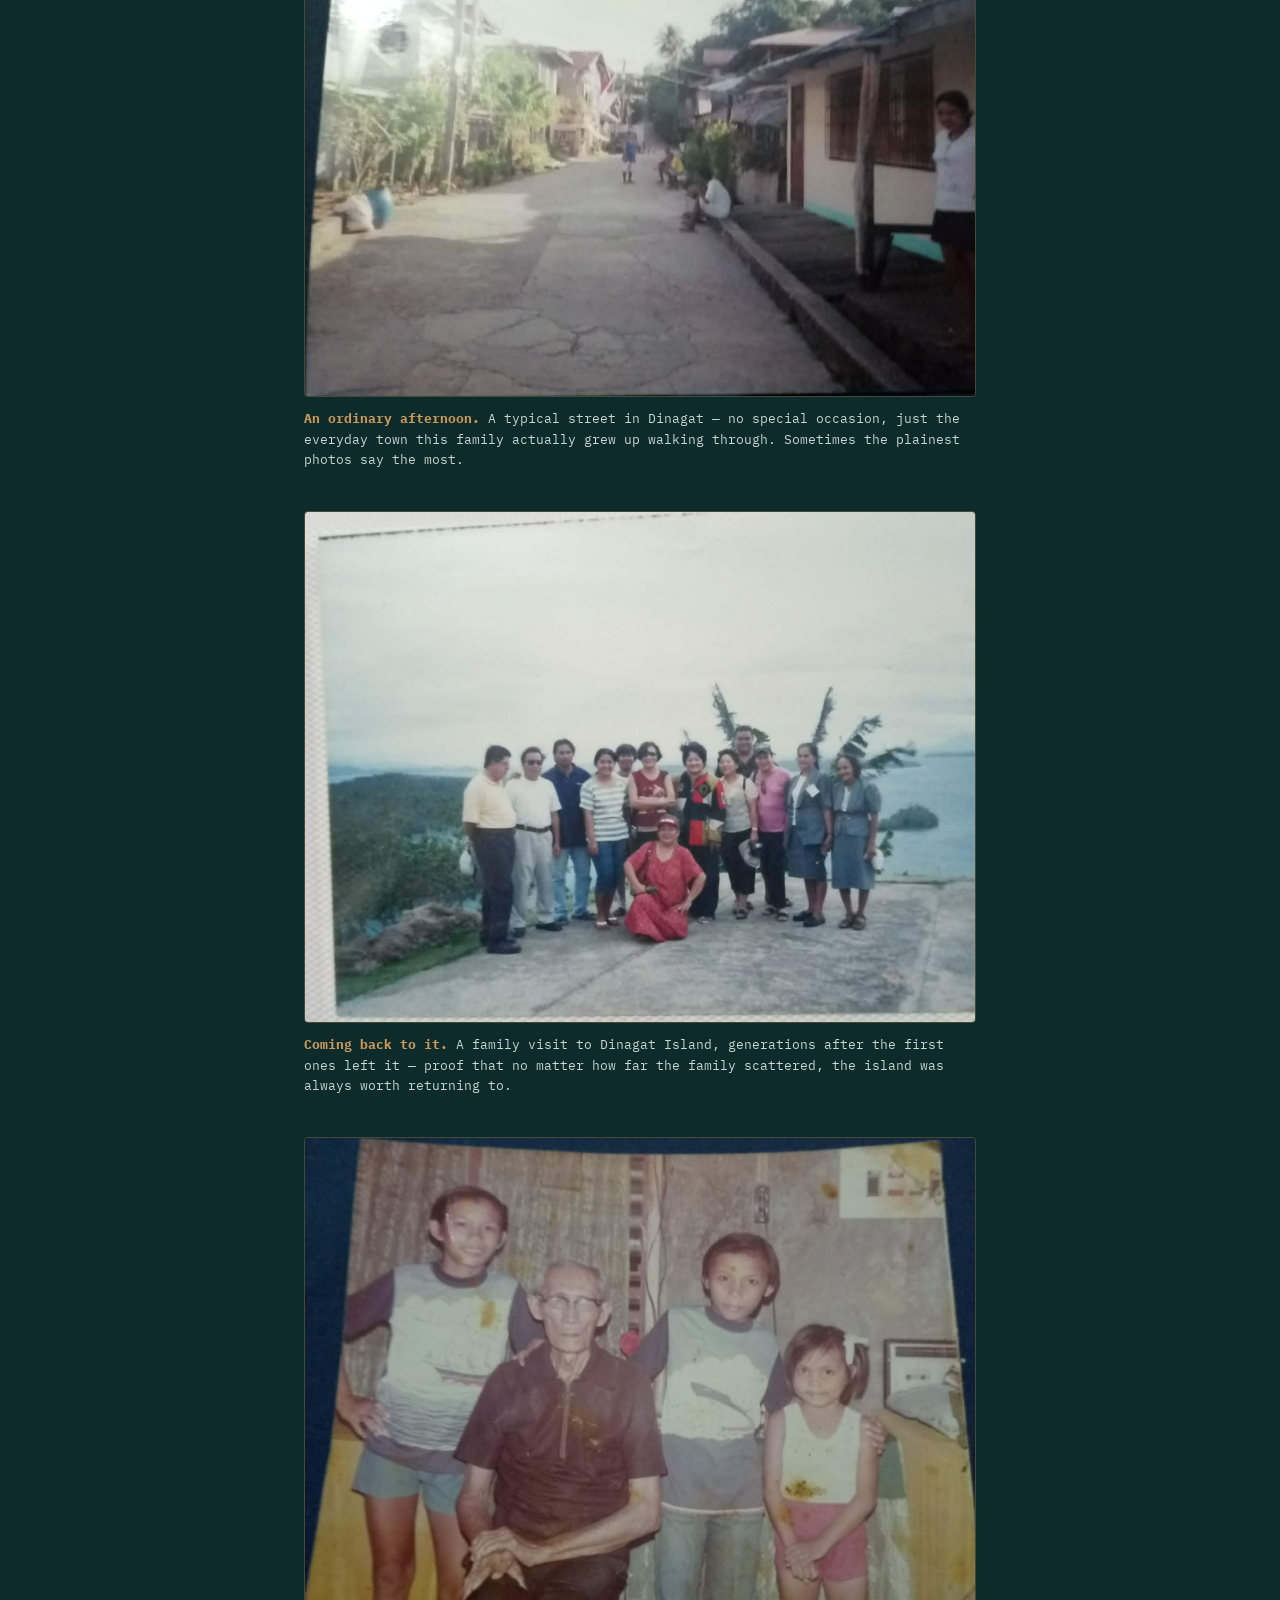
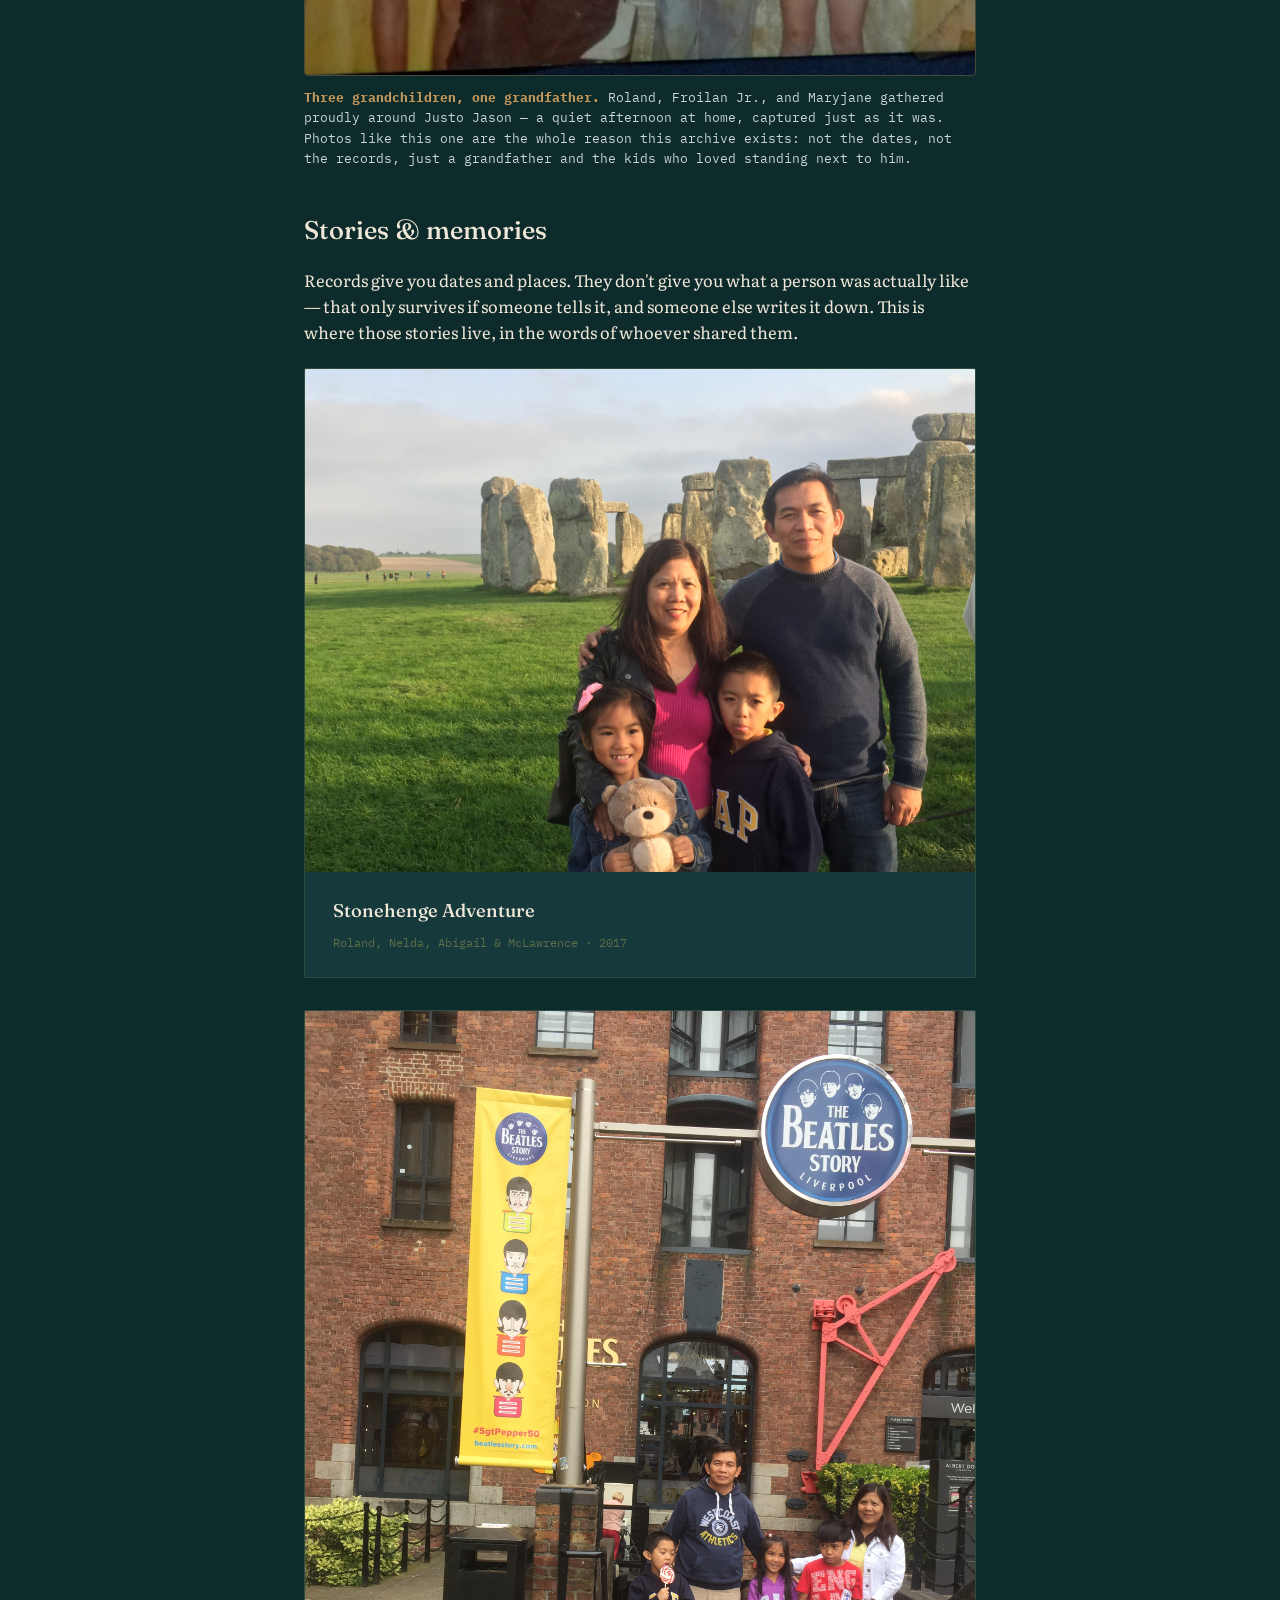
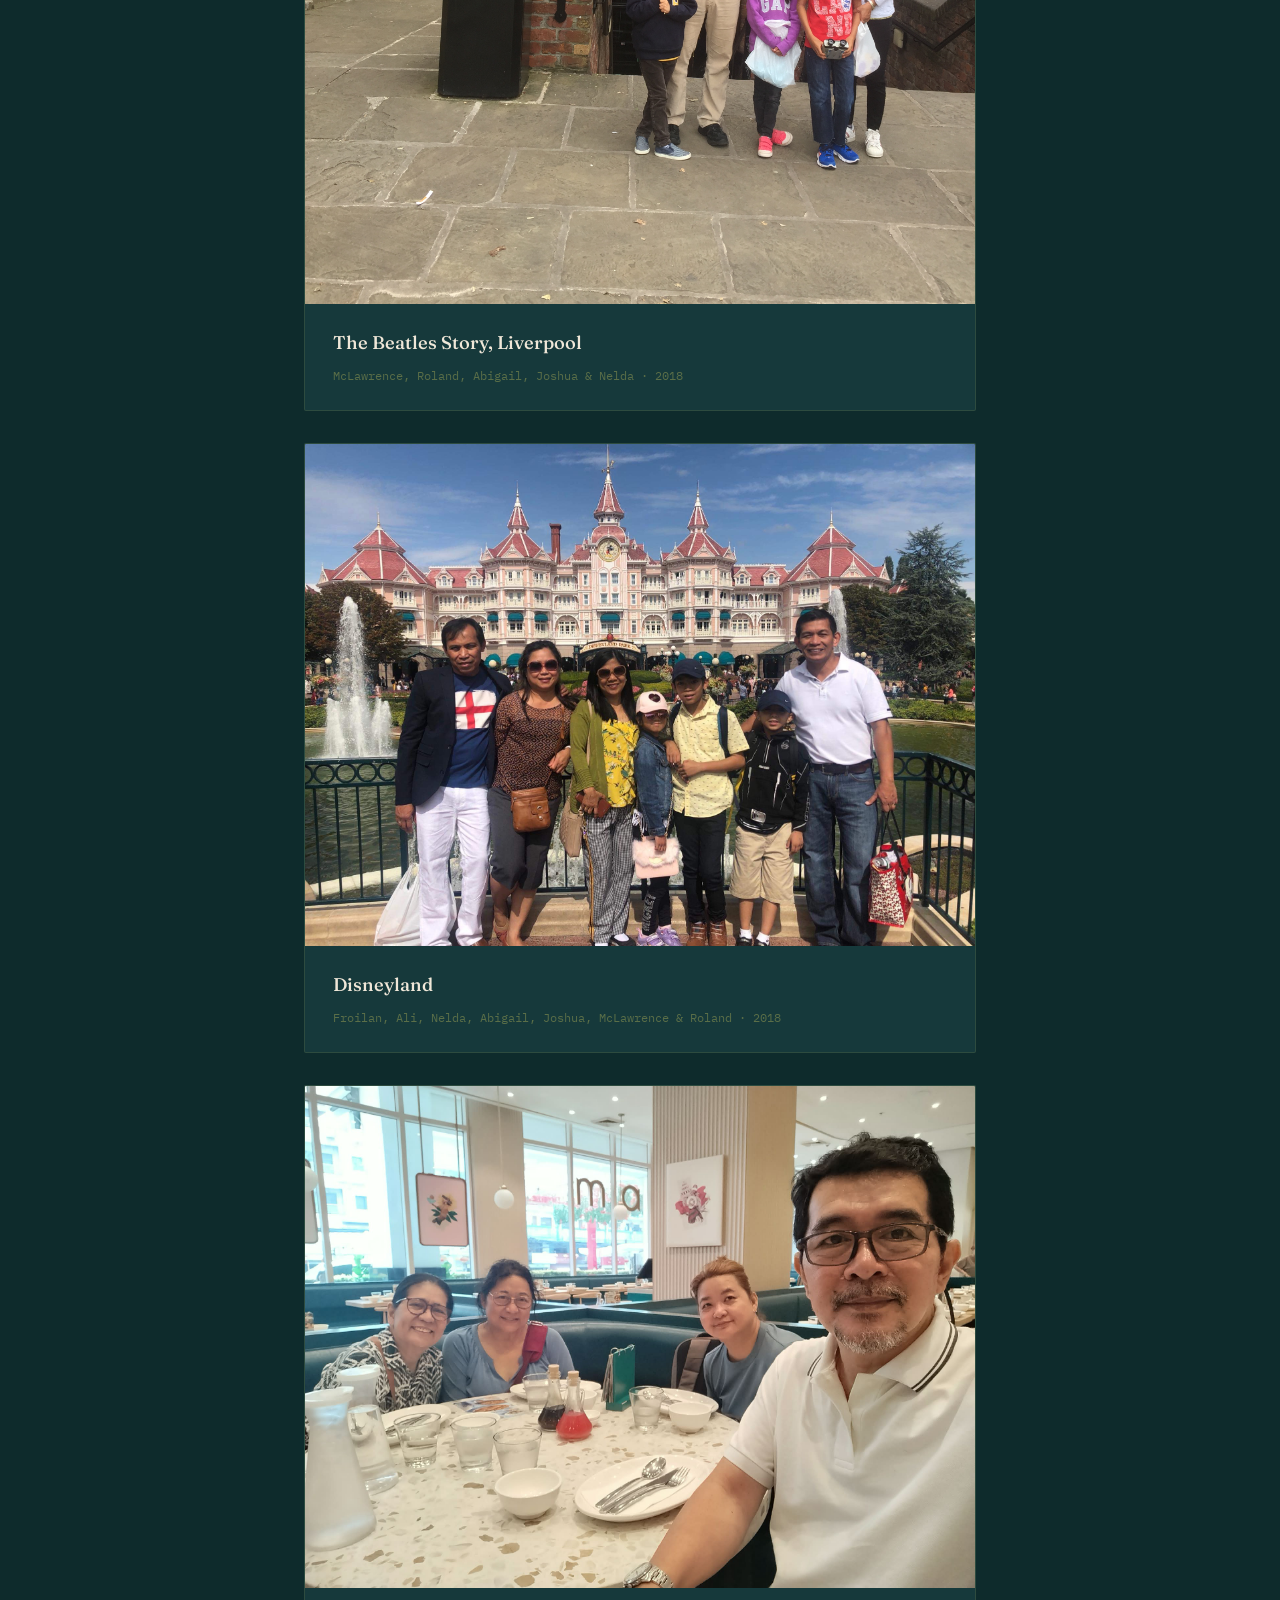
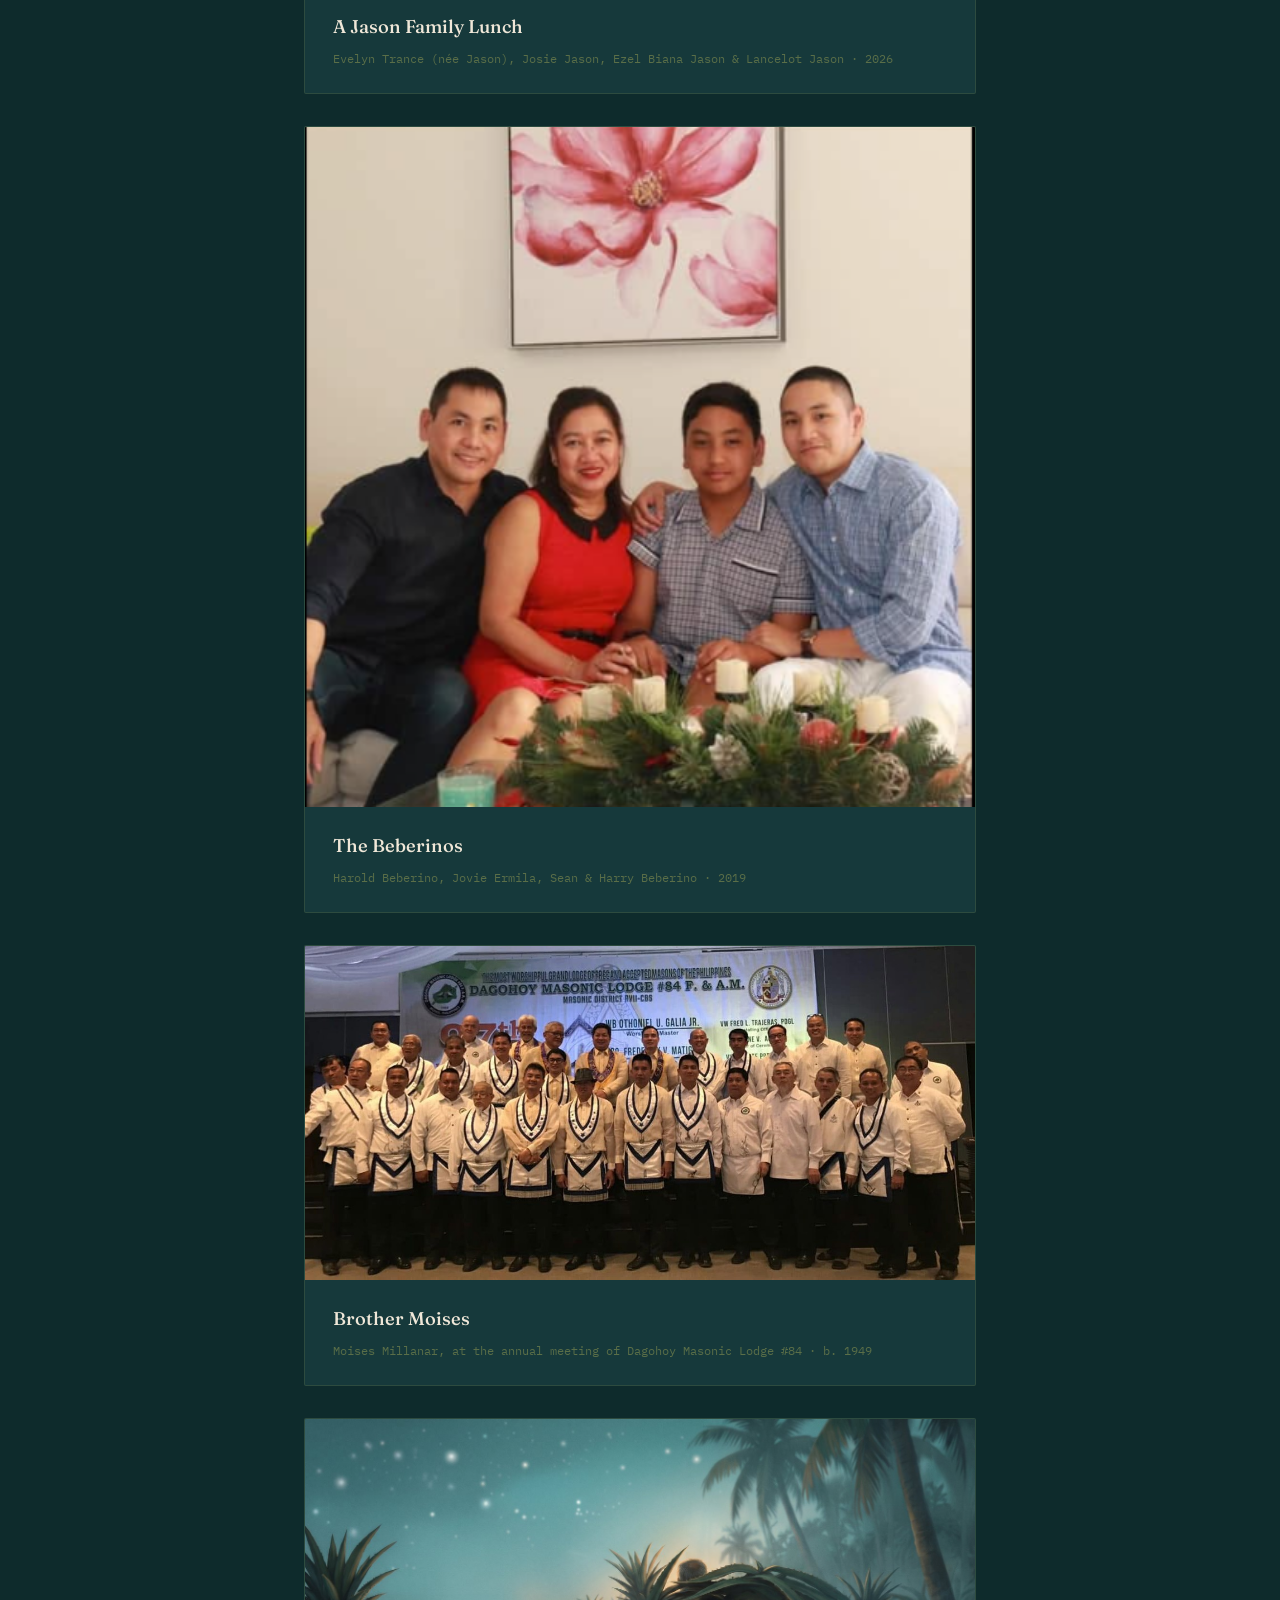
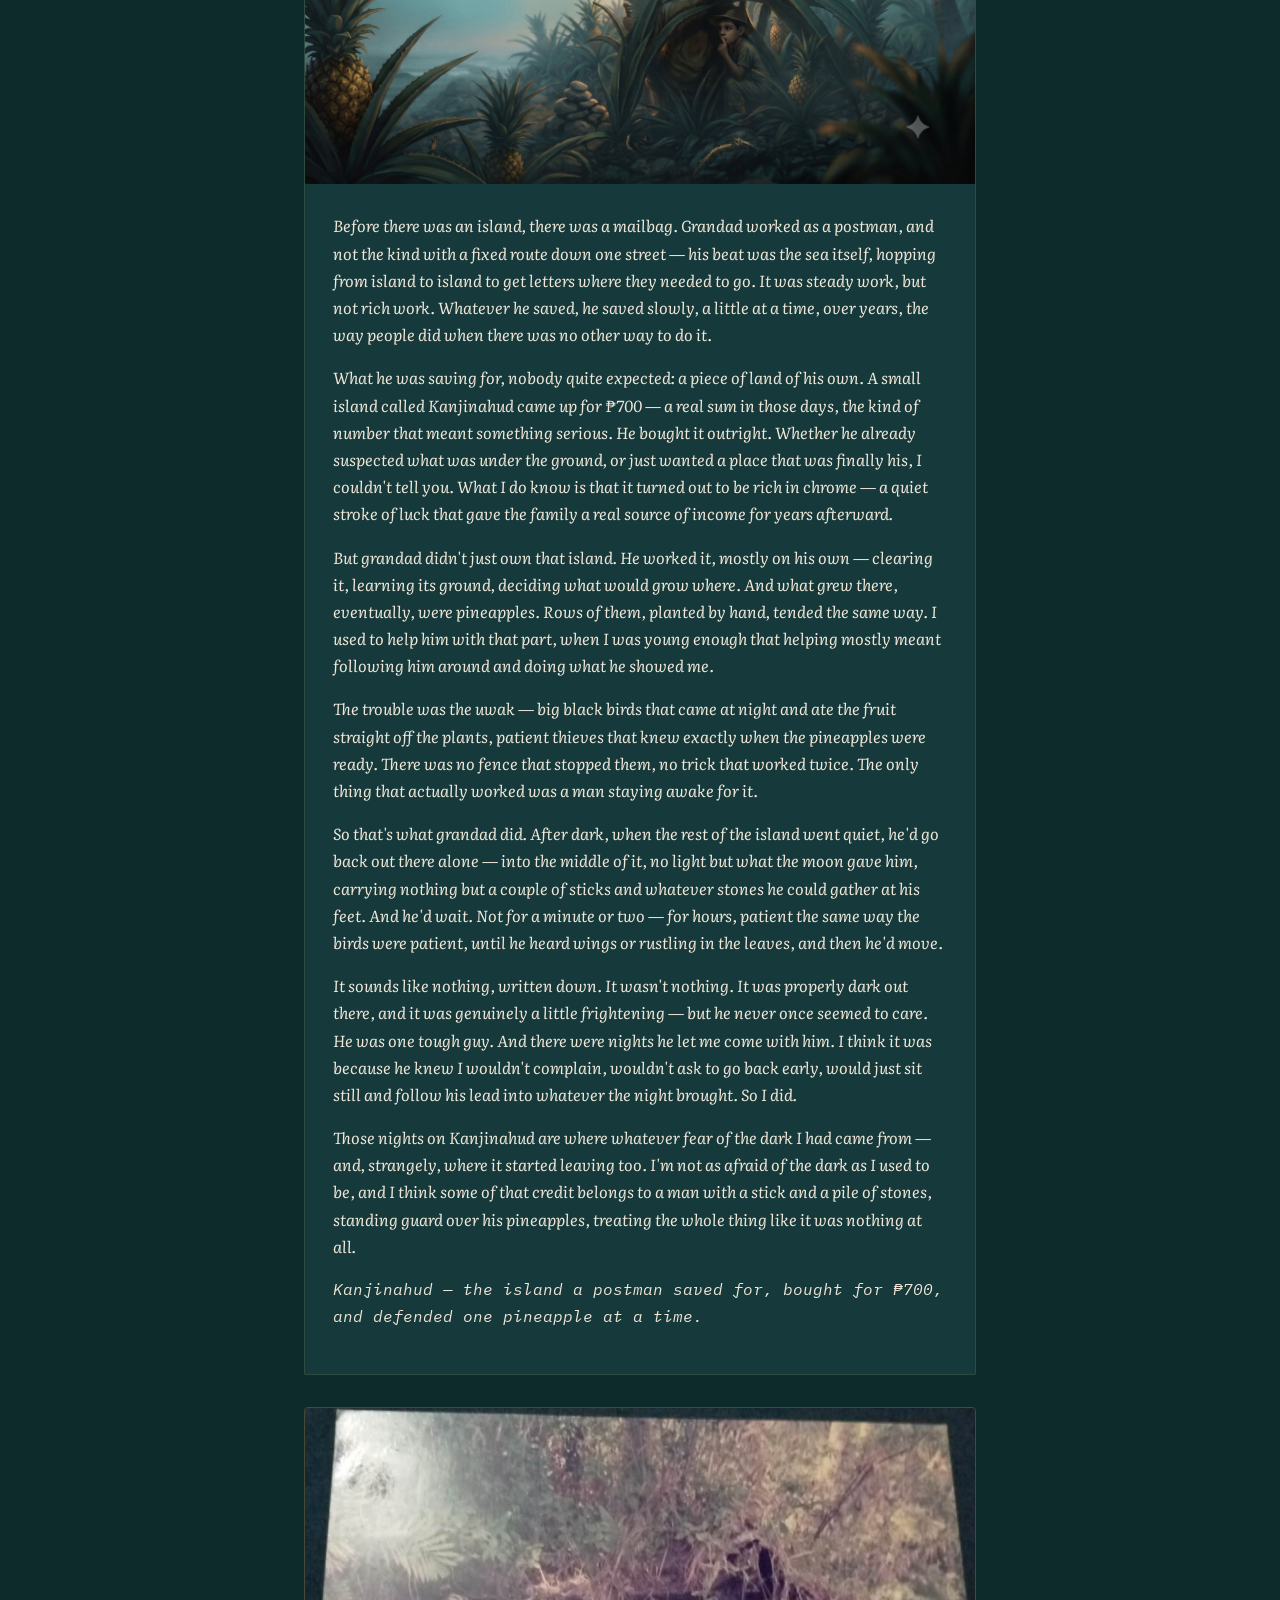
<file: roots/index.html>
<!DOCTYPE html>
<html lang="en">
<head>
<meta charset="UTF-8">
<meta name="viewport" content="width=device-width, initial-scale=1.0">
<title>Dionisia Millanar — Cortes, Bohol (1907–1955) | Dinagat Heritage</title>
<meta name="description" content="Dionisia Millanar, born 1907 in Cortes, Bohol, Philippines, died 1955 — the earliest confirmed record in this family's paternal-line archive.">
<link rel="preconnect" href="https://fonts.googleapis.com">
<link rel="preconnect" href="https://fonts.gstatic.com" crossorigin>
<link href="https://fonts.googleapis.com/css2?family=Fraunces:ital,opsz,wght@0,9..144,300;0,9..144,500;0,9..144,600;1,9..144,500&family=Literata:ital,wght@0,400;0,500;1,400&family=IBM+Plex+Mono:wght@400;500&display=swap" rel="stylesheet">
<link rel="icon" type="image/png" href="/images/favicon-32.png">
<link rel="icon" type="image/png" sizes="192x192" href="/images/favicon-192.png">
<link rel="apple-touch-icon" href="/images/apple-touch-icon.png">
<link rel="stylesheet" href="../styles.css">

<script type="application/ld+json">
{
  "@context": "https://schema.org",
  "@type": "Article",
  "headline": "Family Roots — The Earliest Confirmed Record",
  "about": "Genealogy of a family from Dinagat Island and Tagbilaran, Bohol, Philippines"
}
</script>
</head>
<body>
<header class="site-header">
  <a class="wordmark" href="/"><img src="/images/crest-small.png" alt="">Dinagat Heritage</a>
  <nav class="site-nav">
    <a href="/#roots">Family Roots</a>
    <a href="/#island">Island &amp; Culture</a>
    <a href="/#guides">Research Guides</a>
    <a href="/contribute/">Contribute</a>
      <button class="surprise-btn" onclick="dinagatSurpriseMe()">🎲 Surprise Me</button>
  </nav>
</header>

<main>
  <section class="hero" id="dionisia">
    <p class="hero-eyebrow">Family Roots · Paternal Line</p>
    <h1 class="hero-title">Dionisia Millanar<br>Cortes, Bohol (1907–1955)</h1>
    <p class="hero-lede">
      The earliest confirmed record in this family's archive — and where the paper trail
      currently runs out.
    </p>
  </section>

  <p class="last-updated" id="last-updated">Last updated: checking...</p>

  <article class="record-card">
    <p class="record-name">Dionisia Millanar</p>
    <p class="record-dates">1907 – 30 August 1955</p>
    <ul class="record-facts">
      <li><strong>Born:</strong> 1907, Cortes, Bohol, Philippines</li>
      <li><strong>Died:</strong> 30 August 1955, in her hometown, at age 48</li>
      <li><strong>Line:</strong> Paternal — father's side of the family</li>
    </ul>
    <p class="record-source">Source: FamilySearch civil record. Verified 2026.</p>
  </article>

  <section class="article">
    <p>
      Nobody in the family kept a written record before this. No family bible, no bundle of
      letters, no photographs with names pencilled on the back — just the fact of a life lived
      in Cortes, on the island of Bohol, at the turn of the twentieth century, and the two dates
      that mark its edges.
    </p>

    <div class="place-facts-card">
      <p class="place-facts-title">The place — Cortes, Bohol</p>
      <ul>
        <li><strong>Location:</strong> a coastal municipality about 10km northeast of Tagbilaran City, roughly a 15-minute drive today</li>
        <li><strong>Before Dionisia's time:</strong> the area already had its own form of local governance before the Spanish arrived — the barangays of Malabago (later renamed Pamingwitan) and Dayhangan were prominent long before the town existed under its current name</li>
        <li><strong>The name itself:</strong> accounts differ — the provincial government's own history says "Cortes" comes from the Spanish word for "most courteous," adopted when two barangays merged during a church's construction; other records trace it instead to a Spanish governor-general named Cortés. Both versions are still told locally.</li>
        <li><strong>Character:</strong> traditionally a fishing community, still known today for its coastline and undeveloped beaches rather than tourist development</li>
        <li><strong>Scale:</strong> a modest municipality — around 18,000–19,000 people across 14 barangays, one of Bohol's smaller towns by income classification</li>
      </ul>
      <p style="margin-top: 1rem;"><a href="/island/#cortes-bohol">Read more about Cortes and Bohol's place in this family's history →</a></p>
    </div>

    <h2>What her lifetime actually spanned</h2>
    <p>
      Born in 1907, she would have grown up under early American colonial administration,
      following the end of nearly 350 years of Spanish rule just a few years earlier. She lived
      through the entire Japanese occupation of the Philippines during the Second World War —
      she would have been in her mid-thirties when it began — and died a decade after the war
      ended, in 1955, at 48 years old, in the same town where she was born.
    </p>
    <p>
      That's not an unusual life for the place and period. It's exactly the kind of life that
      normally leaves no trace at all — which is what makes finding even this much worth
      writing down properly.
    </p>

    <h2>What's still missing</h2>
    <p>
      No record of her parents yet — that's a next step, not a dead end, since
      <a href="/guides/">Bohol's civil registries and church records</a> go back further than
      this, they just haven't been searched yet.
    </p>
    <p>
      No photograph either, and this one may simply never be found. Every relative asked so far
      has come up empty — in Dionisia's lifetime, a camera wasn't something most families owned,
      and a photograph, when one happened at all, was rare enough to be genuinely special. It
      wasn't a given the way it is now; it was an occasion. If one turns up in an old box
      somewhere, it would be one of the most valuable things this archive could hold.
    </p>

    <div class="read-next">
      <p class="read-next-label">Read next</p>
      <a href="#stories">Skip ahead to Stories &amp; Memories — real voices, not just records →</a>
    </div>

    <h2 id="family-tree">The family tree, so far</h2>
    <p>
      Two branches, built from records and from what relatives remember. The paternal side now
      traces back two generations further than we first thought — through Donato Millanar and
      Emilio Mecayabas Millanar's own parents, down through Emilio and Pascuala Capayas, and their eight
      children, one of whom was Froilan Millanar Sr. The maternal side traces through the eight
      Jason siblings of Dinagat Island — eight and eight, it turns out, on both sides. Dates will
      keep filling in as more of the family contributes — this is a living document, not a
      finished chart.
    </p>
    <p style="font-family: var(--font-mono); font-size: 0.8rem; color: var(--mist); max-width: 720px; margin: 0 auto 2rem;">
      A note on dates: ancestors who have passed are shown with full birth dates where known.
      Living relatives are shown by birth year only, as a simple safeguard for their privacy.
    </p>

    <div style="width:100vw; position:relative; left:50%; transform:translateX(-50%); max-width:900px; margin-bottom:1.5rem;">
    <svg viewBox="0 0 680 200" style="width:100%; height:auto; display:block;" role="img">
      <title>Emilio Mecayabas Millanar and Pascuala Capayas's own parents</title>
      <desc>Donato Millanar and Buenaventura Mecayabas, parents of Emilio Mecayabas Millanar; Antonio Capayas and Magdalena Diola, parents of Pascuala Capayas.</desc>

      <rect x="30" y="30" width="290" height="56" rx="8" fill="var(--ink-soft)" stroke="var(--brass)" stroke-width="0.75"/>
      <text x="175" y="50" text-anchor="middle" font-family="var(--font-display)" font-weight="500" font-size="13" fill="var(--paper)">Donato Millanar † — Buenaventura Mecayabas †</text>
      <text x="175" y="68" text-anchor="middle" font-family="var(--font-mono)" font-size="10" fill="var(--brass-bright)">Emilio's parents</text>

      <rect x="360" y="30" width="290" height="56" rx="8" fill="var(--ink-soft)" stroke="var(--brass)" stroke-width="0.75"/>
      <text x="505" y="50" text-anchor="middle" font-family="var(--font-display)" font-weight="500" font-size="13" fill="var(--paper)">Antonio Capayas † — Magdalena Diola †</text>
      <text x="505" y="68" text-anchor="middle" font-family="var(--font-mono)" font-size="10" fill="var(--brass-bright)">Pascuala's parents</text>

      <line x1="175" y1="86" x2="175" y2="130" stroke="var(--mist)" stroke-width="0.5"/>
      <line x1="505" y1="86" x2="505" y2="130" stroke="var(--mist)" stroke-width="0.5"/>
      <line x1="175" y1="130" x2="505" y2="130" stroke="var(--mist)" stroke-width="0.5"/>
      <line x1="340" y1="130" x2="340" y2="150" stroke="var(--mist)" stroke-width="0.5"/>

      <rect x="220" y="150" width="240" height="40" rx="8" fill="var(--ink-soft)" stroke="var(--coral)" stroke-width="0.75"/>
      <text x="340" y="175" text-anchor="middle" font-family="var(--font-mono)" font-size="10.5" fill="var(--mist)">Emilio (b. 1901) &amp; Pascuala married — continues below</text>
    </svg>
    </div>

    <div style="width:100vw; position:relative; left:50%; transform:translateX(-50%); max-width:900px; margin-bottom:2.5rem;">
    <svg viewBox="0 0 780 780" style="width:100%; height:auto; display:block;" role="img">
      <title>Emilio Mecayabas Millanar and Pascuala Capayas, and their eight children</title>
      <desc>Roland's paternal grandparents and their eight children.</desc>
      <rect x="145" y="40" width="190" height="56" rx="8" fill="var(--ink-soft)" stroke="var(--brass)" stroke-width="0.75"/>
      <text x="240" y="60" text-anchor="middle" font-family="var(--font-display)" font-weight="500" font-size="10.5" fill="var(--paper)">Emilio Mecayabas Millanar †</text>
      <text x="240" y="78" text-anchor="middle" font-family="var(--font-mono)" font-size="10" fill="var(--brass-bright)">grandfather · b. 1901</text>

      <rect x="345" y="40" width="190" height="56" rx="8" fill="var(--ink-soft)" stroke="var(--brass)" stroke-width="0.75"/>
      <text x="440" y="60" text-anchor="middle" font-family="var(--font-display)" font-weight="500" font-size="13" fill="var(--paper)">Pascuala Capayas †</text>
      <text x="440" y="78" text-anchor="middle" font-family="var(--font-mono)" font-size="10" fill="var(--brass-bright)">grandmother · 2nd wife</text>

      <line x1="335" y1="68" x2="345" y2="68" stroke="var(--mist)" stroke-width="0.5"/>
      <line x1="330" y1="96" x2="330" y2="120" stroke="var(--mist)" stroke-width="0.5"/>
      <line x1="123" y1="120" x2="533" y2="120" stroke="var(--mist)" stroke-width="0.5"/>
      <line x1="123" y1="120" x2="123" y2="140" stroke="var(--mist)" stroke-width="0.5"/>
      <line x1="328" y1="120" x2="328" y2="140" stroke="var(--mist)" stroke-width="0.5"/>
      <line x1="533" y1="120" x2="533" y2="140" stroke="var(--mist)" stroke-width="0.5"/>
      <line x1="225" y1="120" x2="225" y2="210" stroke="var(--mist)" stroke-width="0.5"/>

      <rect x="25" y="140" width="195" height="56" rx="8" fill="var(--ink-soft)" stroke="var(--moss)" stroke-width="0.75"/>
      <text x="122" y="160" text-anchor="middle" font-family="var(--font-display)" font-weight="500" font-size="12" fill="var(--paper)">Zacarias †</text>
      <text x="122" y="178" text-anchor="middle" font-family="var(--font-mono)" font-size="10" fill="var(--mist)">eldest</text>

      <rect x="230" y="140" width="195" height="56" rx="8" fill="var(--ink-soft)" stroke="var(--coral)" stroke-width="0.75"/>
      <text x="328" y="160" text-anchor="middle" font-family="var(--font-display)" font-weight="500" font-size="12" fill="var(--paper)">Froilan †</text>
      <text x="328" y="178" text-anchor="middle" font-family="var(--font-mono)" font-size="10" fill="var(--mist)">Roland's father</text>

      <rect x="435" y="140" width="195" height="56" rx="8" fill="var(--ink-soft)" stroke="var(--moss)" stroke-width="0.75"/>
      <text x="533" y="160" text-anchor="middle" font-family="var(--font-display)" font-weight="500" font-size="12" fill="var(--paper)">Leona †</text>

      <line x1="123" y1="196" x2="123" y2="210" stroke="var(--mist)" stroke-width="0.5"/>
      <line x1="328" y1="196" x2="328" y2="210" stroke="var(--mist)" stroke-width="0.5"/>
      <line x1="533" y1="196" x2="533" y2="210" stroke="var(--mist)" stroke-width="0.5"/>
      <line x1="123" y1="210" x2="533" y2="210" stroke="var(--mist)" stroke-width="0.5"/>
      <line x1="123" y1="210" x2="123" y2="230" stroke="var(--mist)" stroke-width="0.5"/>
      <line x1="328" y1="210" x2="328" y2="230" stroke="var(--mist)" stroke-width="0.5"/>
      <line x1="533" y1="210" x2="533" y2="230" stroke="var(--mist)" stroke-width="0.5"/>

      <rect x="25" y="230" width="195" height="56" rx="8" fill="var(--ink-soft)" stroke="var(--moss)" stroke-width="0.75"/>
      <text x="122" y="250" text-anchor="middle" font-family="var(--font-display)" font-weight="500" font-size="12" fill="var(--paper)">Daria †</text>

      <rect x="230" y="230" width="195" height="70" rx="8" fill="var(--ink-soft)" stroke="var(--moss)" stroke-width="0.75"/>
      <text x="328" y="247" text-anchor="middle" font-family="var(--font-display)" font-weight="500" font-size="12" fill="var(--paper)">Moises</text>
      <text x="328" y="263" text-anchor="middle" font-family="var(--font-mono)" font-size="9.5" fill="var(--mist)">b. 1949</text>
      <text x="328" y="278" text-anchor="middle" font-family="var(--font-mono)" font-size="9.5" fill="var(--mist)">m. Victoria Millanar</text>

      <rect x="435" y="230" width="195" height="56" rx="8" fill="var(--ink-soft)" stroke="var(--moss)" stroke-width="0.75"/>
      <text x="533" y="250" text-anchor="middle" font-family="var(--font-display)" font-weight="500" font-size="12" fill="var(--paper)">Fe †</text>

      <line x1="225" y1="286" x2="225" y2="314" stroke="var(--mist)" stroke-width="0.5"/>
      <line x1="225" y1="314" x2="448" y2="314" stroke="var(--mist)" stroke-width="0.5"/>
      <line x1="233" y1="314" x2="233" y2="330" stroke="var(--mist)" stroke-width="0.5"/>
      <line x1="448" y1="314" x2="448" y2="330" stroke="var(--mist)" stroke-width="0.5"/>

      <rect x="135" y="330" width="195" height="56" rx="8" fill="var(--ink-soft)" stroke="var(--moss)" stroke-width="0.75"/>
      <text x="233" y="350" text-anchor="middle" font-family="var(--font-display)" font-weight="500" font-size="12" fill="var(--paper)">Tito</text>

      <rect x="350" y="330" width="195" height="70" rx="8" fill="var(--ink-soft)" stroke="var(--moss)" stroke-width="0.75"/>
      <text x="448" y="350" text-anchor="middle" font-family="var(--font-display)" font-weight="500" font-size="12" fill="var(--paper)">Celedonia</text>
      <text x="448" y="366" text-anchor="middle" font-family="var(--font-mono)" font-size="9.5" fill="var(--mist)">m. Candice Noel Cabrera</text>

      <line x1="233" y1="386" x2="233" y2="554" stroke="var(--mist)" stroke-width="0.5"/>
      <line x1="233" y1="432" x2="248" y2="432" stroke="var(--mist)" stroke-width="0.5"/>
      <line x1="233" y1="482" x2="248" y2="482" stroke="var(--mist)" stroke-width="0.5"/>
      <line x1="233" y1="532" x2="248" y2="532" stroke="var(--mist)" stroke-width="0.5"/>

      <rect x="135" y="410" width="195" height="44" rx="8" fill="var(--ink-soft)" stroke="var(--coral)" stroke-width="0.75"/>
      <text x="233" y="436" text-anchor="middle" font-family="var(--font-display)" font-weight="500" font-size="12" fill="var(--paper)">Marlo Emil Millanar</text>

      <rect x="135" y="460" width="195" height="44" rx="8" fill="var(--ink-soft)" stroke="var(--coral)" stroke-width="0.75"/>
      <text x="233" y="486" text-anchor="middle" font-family="var(--font-display)" font-weight="500" font-size="12" fill="var(--paper)">Julius Thales Millanar</text>

      <rect x="135" y="510" width="195" height="44" rx="8" fill="var(--ink-soft)" stroke="var(--coral)" stroke-width="0.75"/>
      <text x="233" y="536" text-anchor="middle" font-family="var(--font-display)" font-weight="500" font-size="12" fill="var(--paper)">Ullysis Millanar</text>

      <line x1="425" y1="265" x2="655" y2="265" stroke="var(--mist)" stroke-width="0.5"/>
      <line x1="655" y1="265" x2="655" y2="470" stroke="var(--mist)" stroke-width="0.5"/>
      <line x1="640" y1="470" x2="655" y2="470" stroke="var(--mist)" stroke-width="0.5"/>
      <line x1="640" y1="516" x2="655" y2="516" stroke="var(--mist)" stroke-width="0.5"/>

      <rect x="440" y="448" width="195" height="44" rx="8" fill="var(--ink-soft)" stroke="var(--coral)" stroke-width="0.75"/>
      <text x="537" y="475" text-anchor="middle" font-family="var(--font-display)" font-weight="500" font-size="12" fill="var(--paper)">Alekhoy Pakz Millanar</text>

      <rect x="440" y="494" width="195" height="44" rx="8" fill="var(--ink-soft)" stroke="var(--coral)" stroke-width="0.75"/>
      <text x="537" y="521" text-anchor="middle" font-family="var(--font-display)" font-weight="500" font-size="12" fill="var(--paper)">Iola Millanar</text>

      <line x1="545" y1="365" x2="730" y2="365" stroke="var(--mist)" stroke-width="0.5"/>
      <line x1="730" y1="365" x2="730" y2="702" stroke="var(--mist)" stroke-width="0.5"/>
      <line x1="715" y1="602" x2="730" y2="602" stroke="var(--mist)" stroke-width="0.5"/>
      <line x1="715" y1="652" x2="730" y2="652" stroke="var(--mist)" stroke-width="0.5"/>
      <line x1="715" y1="702" x2="730" y2="702" stroke="var(--mist)" stroke-width="0.5"/>

      <rect x="525" y="580" width="190" height="44" rx="8" fill="var(--ink-soft)" stroke="var(--coral)" stroke-width="0.75"/>
      <text x="620" y="607" text-anchor="middle" font-family="var(--font-display)" font-weight="500" font-size="12" fill="var(--paper)">Chuck Cabrera</text>

      <rect x="525" y="630" width="190" height="44" rx="8" fill="var(--ink-soft)" stroke="var(--coral)" stroke-width="0.75"/>
      <text x="620" y="657" text-anchor="middle" font-family="var(--font-display)" font-weight="500" font-size="12" fill="var(--paper)">Coco Cabrera</text>

      <rect x="525" y="680" width="190" height="44" rx="8" fill="var(--ink-soft)" stroke="var(--coral)" stroke-width="0.75"/>
      <text x="620" y="707" text-anchor="middle" font-family="var(--font-display)" font-weight="500" font-size="12" fill="var(--paper)">Mai Mai Cabrera</text>
    </svg>
    </div>

    <h2>Before Emilio — Pascuala's First Marriage</h2>
    <p>
      Pascuala had a life before Emilio too. Her first husband's name isn't known yet — still
      being researched — but two sons came from that marriage: Mariano and Andres Capayas.
      Mariano went on to have a son of his own, Solomon Vicente Capayas.
    </p>

    <div style="width:100vw; position:relative; left:50%; transform:translateX(-50%); max-width:900px; margin-bottom:2.5rem;">
    <svg viewBox="0 0 680 300" style="width:100%; height:auto; display:block;" role="img">
      <title>Pascuala Capayas's first marriage and the Capayas branch</title>
      <desc>Pascuala Capayas's first husband (name unknown), their two sons Mariano and Andres Capayas, and Mariano's son Solomon Vicente Capayas.</desc>

      <rect x="210" y="30" width="260" height="56" rx="8" fill="var(--ink-soft)" stroke="var(--brass)" stroke-width="0.75"/>
      <text x="340" y="50" text-anchor="middle" font-family="var(--font-display)" font-weight="500" font-size="13" fill="var(--paper)">Pascuala Capayas † — 1st husband (unknown)</text>
      <text x="340" y="68" text-anchor="middle" font-family="var(--font-mono)" font-size="10" fill="var(--brass-bright)">married</text>

      <line x1="340" y1="86" x2="340" y2="94" stroke="var(--mist)" stroke-width="0.5"/>
      <line x1="200" y1="94" x2="480" y2="94" stroke="var(--mist)" stroke-width="0.5"/>
      <line x1="200" y1="94" x2="200" y2="110" stroke="var(--mist)" stroke-width="0.5"/>
      <line x1="480" y1="94" x2="480" y2="110" stroke="var(--mist)" stroke-width="0.5"/>

      <rect x="105" y="110" width="190" height="56" rx="8" fill="var(--ink-soft)" stroke="var(--coral)" stroke-width="0.75"/>
      <text x="200" y="143" text-anchor="middle" font-family="var(--font-display)" font-weight="500" font-size="13" fill="var(--paper)">Mariano Capayas</text>

      <rect x="385" y="110" width="190" height="56" rx="8" fill="var(--ink-soft)" stroke="var(--moss)" stroke-width="0.75"/>
      <text x="480" y="143" text-anchor="middle" font-family="var(--font-display)" font-weight="500" font-size="13" fill="var(--paper)">Andres Capayas</text>

      <line x1="200" y1="166" x2="200" y2="190" stroke="var(--mist)" stroke-width="0.5"/>

      <rect x="95" y="190" width="210" height="56" rx="8" fill="var(--ink-soft)" stroke="var(--coral)" stroke-width="0.75"/>
      <text x="200" y="223" text-anchor="middle" font-family="var(--font-display)" font-weight="500" font-size="13" fill="var(--paper)">Solomon Vicente Capayas</text>
    </svg>
    </div>

    <p style="max-width:720px; margin:0 auto 2rem; text-align:center; font-family:var(--font-mono); font-size:0.85rem; color:var(--mist);">
      ↓ Froilan continues below, with his own two marriages and children
    </p>

    <div style="width:100vw; position:relative; left:50%; transform:translateX(-50%); max-width:900px; margin-bottom:2.5rem;">
    <svg viewBox="0 0 680 640" style="width:100%; height:auto; display:block;" role="img">
      <title>Froilan Millanar Sr's two marriages and seven children</title>
      <desc>Froilan Millanar Sr, married first to Warlita Aghbarian, then to Bernardita Sumayod Millanar.</desc>
      <rect x="240" y="40" width="200" height="56" rx="8" fill="var(--ink-soft)" stroke="var(--brass)" stroke-width="0.75"/>
      <text x="340" y="60" text-anchor="middle" font-family="var(--font-display)" font-weight="500" font-size="14" fill="var(--paper)">Froilan Millanar Sr.</text>
      <text x="340" y="78" text-anchor="middle" font-family="var(--font-mono)" font-size="11" fill="var(--brass-bright)">b. Oct 1945 · d. 12 Jun 2012</text>

      <line x1="300" y1="96" x2="125" y2="110" stroke="var(--mist)" stroke-width="0.5"/>
      <text x="200" y="98" text-anchor="middle" font-family="var(--font-mono)" font-size="10" fill="var(--mist)">1st marriage</text>
      <line x1="380" y1="96" x2="565" y2="110" stroke="var(--mist)" stroke-width="0.5"/>
      <text x="480" y="98" text-anchor="middle" font-family="var(--font-mono)" font-size="10" fill="var(--mist)">2nd marriage</text>

      <rect x="55" y="110" width="140" height="56" rx="8" fill="var(--ink-soft)" stroke="var(--moss)" stroke-width="0.75"/>
      <text x="125" y="130" text-anchor="middle" font-family="var(--font-display)" font-weight="500" font-size="13" fill="var(--paper)">Warlita Aghbarian</text>
      <text x="125" y="148" text-anchor="middle" font-family="var(--font-mono)" font-size="10" fill="var(--mist)">b. May 1945</text>

      <rect x="485" y="110" width="160" height="56" rx="8" fill="var(--ink-soft)" stroke="var(--coral)" stroke-width="0.75"/>
      <text x="565" y="130" text-anchor="middle" font-family="var(--font-display)" font-weight="500" font-size="13" fill="var(--paper)">Bernardita Sumayod</text>
      <text x="565" y="148" text-anchor="middle" font-family="var(--font-mono)" font-size="10" fill="var(--mist)">b. 1955</text>

      <line x1="40" y1="166" x2="40" y2="324" stroke="var(--mist)" stroke-width="0.5"/>
      <line x1="40" y1="212" x2="55" y2="212" stroke="var(--mist)" stroke-width="0.5"/>
      <line x1="40" y1="268" x2="55" y2="268" stroke="var(--mist)" stroke-width="0.5"/>
      <line x1="40" y1="324" x2="55" y2="324" stroke="var(--mist)" stroke-width="0.5"/>

      <rect x="55" y="190" width="140" height="44" rx="8" fill="var(--ink-soft)" stroke="var(--moss)" stroke-width="0.75"/>
      <text x="125" y="207" text-anchor="middle" font-family="var(--font-display)" font-weight="500" font-size="12" fill="var(--paper)">Roland</text>
      <text x="125" y="223" text-anchor="middle" font-family="var(--font-mono)" font-size="10" fill="var(--mist)">m. Nelda Domingo</text>

      <rect x="55" y="246" width="140" height="44" rx="8" fill="var(--ink-soft)" stroke="var(--moss)" stroke-width="0.75"/>
      <text x="125" y="263" text-anchor="middle" font-family="var(--font-display)" font-weight="500" font-size="12" fill="var(--paper)">Froilan Millanar Jr.</text>
      <text x="125" y="279" text-anchor="middle" font-family="var(--font-mono)" font-size="10" fill="var(--mist)">m. Ali C. Lanusga</text>

      <rect x="55" y="302" width="140" height="44" rx="8" fill="var(--ink-soft)" stroke="var(--moss)" stroke-width="0.75"/>
      <text x="125" y="328" text-anchor="middle" font-family="var(--font-display)" font-weight="500" font-size="12" fill="var(--paper)">Marijane Millanar</text>

      <line x1="195" y1="200" x2="215" y2="200" stroke="var(--mist)" stroke-width="0.5"/>
      <line x1="215" y1="190" x2="215" y2="234" stroke="var(--mist)" stroke-width="0.5"/>
      <line x1="215" y1="190" x2="230" y2="190" stroke="var(--mist)" stroke-width="0.5"/>
      <line x1="215" y1="234" x2="230" y2="234" stroke="var(--mist)" stroke-width="0.5"/>

      <rect x="230" y="168" width="150" height="40" rx="8" fill="var(--ink-soft)" stroke="var(--coral)" stroke-width="0.75"/>
      <text x="305" y="192" text-anchor="middle" font-family="var(--font-display)" font-weight="500" font-size="12" fill="var(--paper)">Abigail</text>

      <rect x="230" y="214" width="150" height="40" rx="8" fill="var(--ink-soft)" stroke="var(--coral)" stroke-width="0.75"/>
      <text x="305" y="238" text-anchor="middle" font-family="var(--font-display)" font-weight="500" font-size="12" fill="var(--paper)">McLawrence</text>

      <line x1="195" y1="268" x2="230" y2="268" stroke="var(--mist)" stroke-width="0.5"/>
      <rect x="230" y="248" width="150" height="40" rx="8" fill="var(--ink-soft)" stroke="var(--coral)" stroke-width="0.75"/>
      <text x="305" y="272" text-anchor="middle" font-family="var(--font-display)" font-weight="500" font-size="12" fill="var(--paper)">Joshua Millanar</text>

      <line x1="195" y1="323" x2="230" y2="323" stroke="var(--mist)" stroke-width="0.5"/>
      <rect x="230" y="300" width="180" height="46" rx="8" fill="var(--ink-soft)" stroke="var(--coral)" stroke-width="0.75"/>
      <text x="320" y="327" text-anchor="middle" font-family="var(--font-display)" font-weight="500" font-size="12" fill="var(--paper)">Vince Michael Millanar</text>

      <line x1="470" y1="166" x2="470" y2="380" stroke="var(--mist)" stroke-width="0.5"/>
      <line x1="470" y1="212" x2="485" y2="212" stroke="var(--mist)" stroke-width="0.5"/>
      <line x1="470" y1="268" x2="485" y2="268" stroke="var(--mist)" stroke-width="0.5"/>
      <line x1="470" y1="324" x2="485" y2="324" stroke="var(--mist)" stroke-width="0.5"/>
      <line x1="470" y1="380" x2="485" y2="380" stroke="var(--mist)" stroke-width="0.5"/>

      <rect x="485" y="190" width="150" height="44" rx="8" fill="var(--ink-soft)" stroke="var(--coral)" stroke-width="0.75"/>
      <text x="560" y="207" text-anchor="middle" font-family="var(--font-display)" font-weight="500" font-size="12" fill="var(--paper)">Homer Cyrus Millanar</text>
      <text x="560" y="223" text-anchor="middle" font-family="var(--font-mono)" font-size="10" fill="var(--mist)">b. 1982</text>

      <rect x="485" y="246" width="150" height="44" rx="8" fill="var(--ink-soft)" stroke="var(--coral)" stroke-width="0.75"/>
      <text x="560" y="263" text-anchor="middle" font-family="var(--font-display)" font-weight="500" font-size="12" fill="var(--paper)">Hermione Cybil Millanar †</text>
      <text x="560" y="279" text-anchor="middle" font-family="var(--font-mono)" font-size="10" fill="var(--mist)">b. 1983</text>

      <rect x="485" y="302" width="150" height="44" rx="8" fill="var(--ink-soft)" stroke="var(--coral)" stroke-width="0.75"/>
      <text x="560" y="319" text-anchor="middle" font-family="var(--font-display)" font-weight="500" font-size="12" fill="var(--paper)">Horace Cyril Millanar</text>
      <text x="560" y="335" text-anchor="middle" font-family="var(--font-mono)" font-size="10" fill="var(--mist)">b. 1987</text>

      <rect x="485" y="358" width="150" height="44" rx="8" fill="var(--ink-soft)" stroke="var(--coral)" stroke-width="0.75"/>
      <text x="560" y="375" text-anchor="middle" font-family="var(--font-display)" font-weight="500" font-size="12" fill="var(--paper)">Hermyl Cyrone Millanar</text>
      <text x="560" y="391" text-anchor="middle" font-family="var(--font-mono)" font-size="10" fill="var(--mist)">b. 1990</text>

      <line x1="635" y1="324" x2="655" y2="324" stroke="var(--mist)" stroke-width="0.5"/>
      <line x1="655" y1="324" x2="655" y2="430" stroke="var(--mist)" stroke-width="0.5"/>
      <line x1="640" y1="430" x2="655" y2="430" stroke="var(--mist)" stroke-width="0.5"/>
      <line x1="640" y1="476" x2="655" y2="476" stroke="var(--mist)" stroke-width="0.5"/>

      <rect x="485" y="408" width="155" height="44" rx="8" fill="var(--ink-soft)" stroke="var(--coral)" stroke-width="0.75"/>
      <text x="562" y="431" text-anchor="middle" font-family="var(--font-display)" font-weight="500" font-size="12" fill="var(--paper)">Ezreal T. Millanar</text>

      <rect x="485" y="454" width="155" height="44" rx="8" fill="var(--ink-soft)" stroke="var(--coral)" stroke-width="0.75"/>
      <text x="562" y="477" text-anchor="middle" font-family="var(--font-display)" font-weight="500" font-size="12" fill="var(--paper)">John Cedric Millanar †</text>

      <line x1="635" y1="212" x2="668" y2="212" stroke="var(--mist)" stroke-width="0.5"/>
      <line x1="668" y1="212" x2="668" y2="540" stroke="var(--mist)" stroke-width="0.5"/>
      <line x1="655" y1="540" x2="668" y2="540" stroke="var(--mist)" stroke-width="0.5"/>
      <line x1="655" y1="586" x2="668" y2="586" stroke="var(--mist)" stroke-width="0.5"/>

      <rect x="485" y="518" width="170" height="44" rx="8" fill="var(--ink-soft)" stroke="var(--coral)" stroke-width="0.75"/>
      <text x="570" y="541" text-anchor="middle" font-family="var(--font-display)" font-weight="500" font-size="12" fill="var(--paper)">Froilan Millanar III</text>

      <rect x="485" y="564" width="170" height="44" rx="8" fill="var(--ink-soft)" stroke="var(--coral)" stroke-width="0.75"/>
      <text x="570" y="587" text-anchor="middle" font-family="var(--font-display)" font-weight="500" font-size="12" fill="var(--paper)">Caleb Hendrick Millanar</text>
    </svg>
    </div>

    <p style="max-width:720px; margin:0 auto 2rem; text-align:center; font-family:var(--font-mono); font-size:0.85rem; color:var(--mist);">
      Ali's own family: brother Rey Capistrano Lanusga, sister Victoria Lanusga, and sister
      Leah De Los Santos — noted here, not built out further, the same as every in-law's line
      on this page.
    </p>

    <p style="max-width:720px; margin:0 auto 2rem; text-align:center; font-family:var(--font-mono); font-size:0.85rem; color:var(--mist);">
      Nelda's own family: her parents, Cecilio Viterbo Domingo (b. 1936) and Juanita Lopez
      Domingo (b. 1944), and her siblings Susan Domingo (b. 1964) and Wilfredo Domingo
      (b. 1965) — noted here, same as every in-law's line on this page.
    </p>

    <div style="width:100vw; position:relative; left:50%; transform:translateX(-50%); max-width:900px; margin-bottom:2.5rem;">
    <svg viewBox="0 0 680 440" style="width:100%; height:auto; display:block;" role="img">
      <title>Justo Piodo Jason and Isidaria Langit Jason's eight children</title>
      <desc>The eight Jason siblings of Dinagat Island, with their spouses.</desc>
      <rect x="145" y="40" width="190" height="56" rx="8" fill="var(--ink-soft)" stroke="var(--brass)" stroke-width="0.75"/>
      <text x="240" y="60" text-anchor="middle" font-family="var(--font-display)" font-weight="500" font-size="13" fill="var(--paper)">Justo Piodo Jason</text>
      <text x="240" y="78" text-anchor="middle" font-family="var(--font-mono)" font-size="10" fill="var(--brass-bright)">father</text>

      <rect x="345" y="40" width="190" height="56" rx="8" fill="var(--ink-soft)" stroke="var(--brass)" stroke-width="0.75"/>
      <text x="440" y="60" text-anchor="middle" font-family="var(--font-display)" font-weight="500" font-size="13" fill="var(--paper)">Isidaria Langit Jason</text>
      <text x="440" y="78" text-anchor="middle" font-family="var(--font-mono)" font-size="10" fill="var(--brass-bright)">mother</text>

      <line x1="335" y1="68" x2="345" y2="68" stroke="var(--mist)" stroke-width="0.5"/>
      <line x1="330" y1="96" x2="330" y2="120" stroke="var(--mist)" stroke-width="0.5"/>
      <line x1="123" y1="120" x2="533" y2="120" stroke="var(--mist)" stroke-width="0.5"/>
      <line x1="123" y1="120" x2="123" y2="140" stroke="var(--mist)" stroke-width="0.5"/>
      <line x1="328" y1="120" x2="328" y2="140" stroke="var(--mist)" stroke-width="0.5"/>
      <line x1="533" y1="120" x2="533" y2="140" stroke="var(--mist)" stroke-width="0.5"/>
      <line x1="225" y1="120" x2="225" y2="210" stroke="var(--mist)" stroke-width="0.5"/>

      <rect x="25" y="140" width="195" height="56" rx="8" fill="var(--ink-soft)" stroke="var(--moss)" stroke-width="0.75"/>
      <text x="122" y="160" text-anchor="middle" font-family="var(--font-display)" font-weight="500" font-size="12" fill="var(--paper)">Panfilo Langit Jason †</text>
      <text x="122" y="178" text-anchor="middle" font-family="var(--font-mono)" font-size="10" fill="var(--mist)">m. Ligaya O. Jason</text>

      <rect x="230" y="140" width="195" height="56" rx="8" fill="var(--ink-soft)" stroke="var(--moss)" stroke-width="0.75"/>
      <text x="328" y="160" text-anchor="middle" font-family="var(--font-display)" font-weight="500" font-size="12" fill="var(--paper)">Conchita Palomer †</text>
      <text x="328" y="178" text-anchor="middle" font-family="var(--font-mono)" font-size="10" fill="var(--mist)">m. Lindo Palomer</text>

      <rect x="435" y="140" width="195" height="56" rx="8" fill="var(--ink-soft)" stroke="var(--moss)" stroke-width="0.75"/>
      <text x="533" y="160" text-anchor="middle" font-family="var(--font-display)" font-weight="500" font-size="12" fill="var(--paper)">Benjamin Langit Jason †</text>
      <text x="533" y="178" text-anchor="middle" font-family="var(--font-mono)" font-size="10" fill="var(--mist)">m. Ellen Jolejole</text>

      <line x1="123" y1="196" x2="123" y2="210" stroke="var(--mist)" stroke-width="0.5"/>
      <line x1="328" y1="196" x2="328" y2="210" stroke="var(--mist)" stroke-width="0.5"/>
      <line x1="533" y1="196" x2="533" y2="210" stroke="var(--mist)" stroke-width="0.5"/>
      <line x1="123" y1="210" x2="533" y2="210" stroke="var(--mist)" stroke-width="0.5"/>
      <line x1="123" y1="210" x2="123" y2="230" stroke="var(--mist)" stroke-width="0.5"/>
      <line x1="328" y1="210" x2="328" y2="230" stroke="var(--mist)" stroke-width="0.5"/>
      <line x1="533" y1="210" x2="533" y2="230" stroke="var(--mist)" stroke-width="0.5"/>

      <rect x="25" y="230" width="195" height="56" rx="8" fill="var(--ink-soft)" stroke="var(--moss)" stroke-width="0.75"/>
      <text x="122" y="250" text-anchor="middle" font-family="var(--font-display)" font-weight="500" font-size="12" fill="var(--paper)">Morito Langit Jason †</text>
      <text x="122" y="268" text-anchor="middle" font-family="var(--font-mono)" font-size="10" fill="var(--mist)">m. Leogarda Bondoc</text>

      <rect x="230" y="230" width="195" height="56" rx="8" fill="var(--ink-soft)" stroke="var(--moss)" stroke-width="0.75"/>
      <text x="328" y="250" text-anchor="middle" font-family="var(--font-display)" font-weight="500" font-size="12" fill="var(--paper)">Solita Lorenzo †</text>
      <text x="328" y="268" text-anchor="middle" font-family="var(--font-mono)" font-size="10" fill="var(--mist)">m. Nicanor Lorenzo</text>

      <rect x="435" y="230" width="195" height="56" rx="8" fill="var(--ink-soft)" stroke="var(--coral)" stroke-width="0.75"/>
      <text x="533" y="250" text-anchor="middle" font-family="var(--font-display)" font-weight="500" font-size="12" fill="var(--paper)">Warlita Aghbarian</text>
      <text x="533" y="268" text-anchor="middle" font-family="var(--font-mono)" font-size="10" fill="var(--brass-bright)">last living sibling</text>

      <line x1="225" y1="286" x2="225" y2="314" stroke="var(--mist)" stroke-width="0.5"/>
      <line x1="225" y1="314" x2="448" y2="314" stroke="var(--mist)" stroke-width="0.5"/>
      <line x1="233" y1="314" x2="233" y2="330" stroke="var(--mist)" stroke-width="0.5"/>
      <line x1="448" y1="314" x2="448" y2="330" stroke="var(--mist)" stroke-width="0.5"/>

      <rect x="135" y="330" width="195" height="56" rx="8" fill="var(--ink-soft)" stroke="var(--moss)" stroke-width="0.75"/>
      <text x="233" y="350" text-anchor="middle" font-family="var(--font-display)" font-weight="500" font-size="12" fill="var(--paper)">Milagros Ermila †</text>
      <text x="233" y="368" text-anchor="middle" font-family="var(--font-mono)" font-size="10" fill="var(--mist)">m. Lito Ermila</text>

      <rect x="350" y="330" width="195" height="56" rx="8" fill="var(--ink-soft)" stroke="var(--moss)" stroke-width="0.75"/>
      <text x="448" y="350" text-anchor="middle" font-family="var(--font-display)" font-weight="500" font-size="12" fill="var(--paper)">Marianita Benitez †</text>
      <text x="448" y="368" text-anchor="middle" font-family="var(--font-mono)" font-size="10" fill="var(--mist)">m. Florentino Benitez</text>
    </svg>
    </div>

    <figure style="max-width:720px; margin:0 auto 2.5rem;">
      <img src="/images/jason-family.jpg" alt="The Jason family portrait: Justo Piodo Jason and Isidaria Langit Jason with their eight children"
           style="width:100%; height:auto; border-radius:4px; border:1px solid rgba(176,130,69,0.35); display:block;">
      <figcaption style="margin-top:0.75rem; font-family:var(--font-mono); font-size:0.8rem; color:var(--mist); line-height:1.6;">
        <strong style="color:var(--brass-bright);">The Jason Family.</strong>
        Back row, left to right: Solita Lorenzo, Morito Langit Jason, Panfilo Langit Jason,
        Benjamin Langit Jason, Conchita Palomer.
        Front row, left to right: Milagros Ermila, Isidaria Langit Jason, Marianita Benitez,
        Justo Piodo Jason, Warlita Aghbarian.
      </figcaption>
    </figure>

    <figure style="max-width:720px; margin:0 auto 2.5rem;">
      <img src="/images/the-girls.jpg" alt="Four of the Jason sisters as children"
           style="width:100%; height:auto; border-radius:4px; border:1px solid rgba(176,130,69,0.35); display:block;">
      <figcaption style="margin-top:0.75rem; font-family:var(--font-mono); font-size:0.8rem; color:var(--mist); line-height:1.6;">
        <strong style="color:var(--brass-bright);">The Girls.</strong>
        Left to right: Solita Lorenzo, Warlita Aghbarian, Milagros Ermila, Marianita Benitez —
        four of the eight Jason siblings, long before the married names.
      </figcaption>
    </figure>

    <figure style="max-width:720px; margin:0 auto 2.5rem;">
      <img src="/images/jason-ancestral-home.jpg" alt="The Jason family's ancestral home in Dinagat"
           style="width:100%; height:auto; border-radius:4px; border:1px solid rgba(176,130,69,0.35); display:block;">
      <figcaption style="margin-top:0.75rem; font-family:var(--font-mono); font-size:0.8rem; color:var(--mist); line-height:1.6;">
        <strong style="color:var(--brass-bright);">Where it all began.</strong>
        The Jason ancestral home — the actual house this whole family once shared a roof
        under. Everything on this page traces back, one way or another, to this doorway.
      </figcaption>
    </figure>

    <figure style="max-width:720px; margin:0 auto 2.5rem;">
      <img src="/images/dinagat-street.jpg" alt="A typical street in Dinagat"
           style="width:100%; height:auto; border-radius:4px; border:1px solid rgba(176,130,69,0.35); display:block;">
      <figcaption style="margin-top:0.75rem; font-family:var(--font-mono); font-size:0.8rem; color:var(--mist); line-height:1.6;">
        <strong style="color:var(--brass-bright);">An ordinary afternoon.</strong>
        A typical street in Dinagat — no special occasion, just the everyday town this
        family actually grew up walking through. Sometimes the plainest photos say the most.
      </figcaption>
    </figure>

    <figure style="max-width:720px; margin:0 auto 2.5rem;">
      <img src="/images/dinagat-island-visit.jpg" alt="A family group visiting Dinagat Island, overlooking the water"
           style="width:100%; height:auto; border-radius:4px; border:1px solid rgba(176,130,69,0.35); display:block;">
      <figcaption style="margin-top:0.75rem; font-family:var(--font-mono); font-size:0.8rem; color:var(--mist); line-height:1.6;">
        <strong style="color:var(--brass-bright);">Coming back to it.</strong>
        A family visit to Dinagat Island, generations after the first ones left it —
        proof that no matter how far the family scattered, the island was always worth
        returning to.
      </figcaption>
    </figure>

    <figure style="max-width:720px; margin:0 auto 2.5rem;">
      <img src="/images/roland-justo-froilan-maryjane.jpg" alt="Roland, Justo Jason, Froilan Jr., and Maryjane together at home"
           style="width:100%; height:auto; border-radius:4px; border:1px solid rgba(176,130,69,0.35); display:block;">
      <figcaption style="margin-top:0.75rem; font-family:var(--font-mono); font-size:0.8rem; color:var(--mist); line-height:1.6;">
        <strong style="color:var(--brass-bright);">Three grandchildren, one grandfather.</strong>
        Roland, Froilan Jr., and Maryjane gathered proudly around Justo Jason — a quiet
        afternoon at home, captured just as it was. Photos like this one are the whole
        reason this archive exists: not the dates, not the records, just a grandfather
        and the kids who loved standing next to him.
      </figcaption>
    </figure>

    <h2 id="stories">Stories &amp; memories</h2>
    <p>
      Records give you dates and places. They don't give you what a person was actually like —
      that only survives if someone tells it, and someone else writes it down. This is where
      those stories live, in the words of whoever shared them.
    </p>

    <article class="photo-story">
      <img src="/images/stonehenge-2017.jpg" alt="A family visit to Stonehenge">
      <div class="photo-story-body">
        <p class="photo-story-title">Stonehenge Adventure</p>
        <p class="photo-story-meta">Roland, Nelda, Abigail &amp; McLawrence · 2017</p>
      </div>
    </article>

    <article class="photo-story">
      <img src="/images/beatles-story-2018.jpg" alt="A family visit to The Beatles Story, Liverpool">
      <div class="photo-story-body">
        <p class="photo-story-title">The Beatles Story, Liverpool</p>
        <p class="photo-story-meta">McLawrence, Roland, Abigail, Joshua &amp; Nelda · 2018</p>
      </div>
    </article>

    <article class="photo-story">
      <img src="/images/disneyland-2018.jpg" alt="A family visit to Disneyland">
      <div class="photo-story-body">
        <p class="photo-story-title">Disneyland</p>
        <p class="photo-story-meta">Froilan, Ali, Nelda, Abigail, Joshua, McLawrence &amp; Roland · 2018</p>
      </div>
    </article>

    <article class="photo-story">
      <img src="/images/jason-cousins-lunch.jpg" alt="Evelyn Trance, Josie Jason, Ezel Biana Jason, and Lancelot Jason at lunch">
      <div class="photo-story-body">
        <p class="photo-story-title">A Jason Family Lunch</p>
        <p class="photo-story-meta">Evelyn Trance (née Jason), Josie Jason, Ezel Biana Jason &amp; Lancelot Jason · 2026</p>
      </div>
    </article>

    <article class="photo-story">
      <img src="/images/beberino-family.jpg" alt="The Beberino family">
      <div class="photo-story-body">
        <p class="photo-story-title">The Beberinos</p>
        <p class="photo-story-meta">Harold Beberino, Jovie Ermila, Sean &amp; Harry Beberino · 2019</p>
      </div>
    </article>

    <article class="photo-story">
      <img src="/images/moises-masonic-lodge.jpg" alt="Moises Millanar at the Dagohoy Masonic Lodge annual meeting">
      <div class="photo-story-body">
        <p class="photo-story-title">Brother Moises</p>
        <p class="photo-story-meta">Moises Millanar, at the annual meeting of Dagohoy Masonic Lodge #84 · b. 1949</p>
      </div>
    </article>

    <article class="illustrated-story" id="kanjinahud">
      <img src="/images/kanjinahud-night.jpg" alt="A grandfather and grandson hiding among the pineapple plants at night on Kanjinahud, the boy signaling quiet">
      <div class="story-text">
        <p>
          Before there was an island, there was a mailbag. Grandad worked as a postman, and not
          the kind with a fixed route down one street — his beat was the sea itself, hopping from
          island to island to get letters where they needed to go. It was steady work, but not
          rich work. Whatever he saved, he saved slowly, a little at a time, over years, the way
          people did when there was no other way to do it.
        </p>
        <p>
          What he was saving for, nobody quite expected: a piece of land of his own. A small
          island called Kanjinahud came up for ₱700 — a real sum in those days, the kind of
          number that meant something serious. He bought it outright. Whether he already
          suspected what was under the ground, or just wanted a place that was finally his, I
          couldn't tell you. What I do know is that it turned out to be rich in chrome — a quiet
          stroke of luck that gave the family a real source of income for years afterward.
        </p>
        <p>
          But grandad didn't just own that island. He <em>worked</em> it, mostly on his own —
          clearing it, learning its ground, deciding what would grow where. And what grew there,
          eventually, were pineapples. Rows of them, planted by hand, tended the same way. I used
          to help him with that part, when I was young enough that helping mostly meant following
          him around and doing what he showed me.
        </p>
        <p>
          The trouble was the <em>uwak</em> — big black birds that came at night and ate the
          fruit straight off the plants, patient thieves that knew exactly when the pineapples
          were ready. There was no fence that stopped them, no trick that worked twice. The only
          thing that actually worked was a man staying awake for it.
        </p>
        <p>
          So that's what grandad did. After dark, when the rest of the island went quiet, he'd go
          back out there alone — into the middle of it, no light but what the moon gave him,
          carrying nothing but a couple of sticks and whatever stones he could gather at his feet.
          And he'd wait. Not for a minute or two — for hours, patient the same way the birds were
          patient, until he heard wings or rustling in the leaves, and then he'd move.
        </p>
        <p>
          It sounds like nothing, written down. It wasn't nothing. It was properly dark out
          there, and it was genuinely a little frightening — but he never once seemed to care.
          He was one tough guy. And there were nights he let me come with him. I think it was
          because he knew I wouldn't complain, wouldn't ask to go back early, would just sit
          still and follow his lead into whatever the night brought. So I did.
        </p>
        <p>
          Those nights on Kanjinahud are where whatever fear of the dark I had came from — and,
          strangely, where it started leaving too. I'm not as afraid of the dark as I used to be,
          and I think some of that credit belongs to a man with a stick and a pile of stones,
          standing guard over his pineapples, treating the whole thing like it was nothing at
          all.
        </p>
        <p class="story-attribution">Kanjinahud — the island a postman saved for, bought for
        ₱700, and defended one pineapple at a time.</p>
      </div>
    </article>

    <figure style="max-width:720px; margin:0 auto 2.5rem;">
      <img src="/images/eight-siblings-kanjinahud.jpg" alt="All eight Jason siblings together on Kanjinahud island"
           style="width:100%; height:auto; border-radius:4px; border:1px solid rgba(176,130,69,0.35); display:block;">
      <figcaption style="margin-top:0.75rem; font-family:var(--font-mono); font-size:0.8rem; color:var(--mist); line-height:1.6;">
        <strong style="color:var(--brass-bright);">All eight, together, on the island itself.</strong>
        A rare day when every one of the eight Jason siblings made it back to Kanjinahud at
        once — the same ground their father worked, the same ground guarded from crows at
        night, the same ground that's still theirs in every way that actually matters.
      </figcaption>
    </figure>

    <div class="illustrated-story" id="mamas-dinagat" style="padding: 0;">
      <img src="/images/warlita-lebanon.jpg" alt="Warlita Aghbarian at home in Lebanon, surrounded by flowers">
      <div class="story-text" style="padding: 1.75rem;">
        <p class="photo-story-title" style="font-style:normal; margin-bottom:0.25rem;">Mama's Dinagat</p>
        <p class="photo-story-meta" style="margin-bottom:1.25rem;">Warlita Aghbarian, at home in Lebanon — from an interview with Roland's mother, the last living Jason sibling</p>
        <p>
          Close your eyes, I asked her — what do you see when you think of Dinagat? Back then,
          she said, not now. Back then, we had a small house — not the one you'd recognize
          today. That's where I stayed, with Mila and Father. He worked as a clerk at the
          Dinagat Municipal Hall. I was in fourth grade, and so was Mila.
        </p>
        <p>
          Weekdays belonged to school in Dinagat. Weekends belonged to Canhinawod, where Father
          and Mother actually worked the land — planting, harvesting, living off it properly.
          The property itself grew over the years in a way she still remembers clearly: neighbors
          who borrowed money from her mother and couldn't repay in cash ended up paying in land
          instead, piece by piece, until Canhinawod was larger than it had ever started out.
        </p>
        <p>
          She was there for the pineapples too — planting them with her father, the same
          pineapples her own grandson would later help guard from the crows decades on. There was
          a stream nearby thick with <em>payaw</em> and <em>kangkong</em>, and a wide banana grove
          her mother turned into vinegar and <em>tuba</em>, palm wine drawn from the nipa palms
          growing alongside. Nothing on that land went to waste — even the nipa fronds were woven
          into roofing thatch and sold.
        </p>
        <p>
          Childhood itself was simple by design, not by lack. No computers, no television —
          just <em>piko-piko</em> (hopscotch), <em>taguan</em> (hide-and-seek), swimming in the
          sea, and balls made from coconut husks. Out of her seven siblings, she was closest to
          Marine — Miling, the youngest — quiet, easy to talk to, never one to get tangled in
          other people's business.
        </p>
        <p>
          Later came Manila — Tondo specifically, a rented house on Lakandula Street, where she
          lived with several of her siblings while one of them worked as a seamstress to help
          support the household. She and Mila both studied at Mapúa — she made it to her fourth
          year before the coursework got the better of her, the same subject that gets most
          people at Mapúa. To save the jeepney fare home, she and Mila would walk instead, and
          spend the money they saved on apples to eat along the way.
        </p>
        <p>
          Asked what she'd want the next generation to know, she didn't hesitate: life was
          peaceful back then. No fights, no drama, nothing like the noise of today. You went
          outside and you felt safe. You had peace of mind.
        </p>
        <p class="story-attribution">Recorded by phone, and translated from the original —
        the words are hers, even where the language changed on the way to this page.</p>
      </div>
    </div>

    <div class="story-empty">
      More keep coming — check back often, or be the next one to <a href="/contribute/">share one</a>.
    </div>

    <div class="read-next">
      <p class="read-next-label">Read next</p>
      <a href="/island/#cortes-bohol">Want the fuller history behind these stories? See Cortes and Dinagat Island &amp; Culture →</a>
    </div>

    <p style="text-align:center; font-family:var(--font-mono); font-size:0.85rem;">
      Did one of these stories bring back a memory of your own? Say so on
      <a href="https://www.facebook.com/profile.php?id=61592793986914" target="_blank" rel="noopener">the Facebook page</a> —
      a comment there does more for this archive than any like ever could.
    </p>

    <p>
      Have something to add — a memory, an old photo, a name that finally makes sense of a
      gap in the tree? <a href="/contribute/">Contribute it here</a>, or find us on
      <a href="https://www.facebook.com/profile.php?id=61592793986914" target="_blank" rel="noopener">Facebook</a> if that's easier.
    </p>

    <h2 id="jazon-branch">Before Isidaria — A First Marriage</h2>
    <p>
      Justo Piodo Jason had a first wife before Isidaria — her name isn't known yet, but the
      three children from that marriage carried forward under a slightly different spelling:
      <strong>Jazon</strong>, not Jason. It's the same kind of surname split documented earlier on
      the paternal side of this family — a midwife recording births by hand, at home, with no
      formal documentation to check the spelling against. The kind of small typographical drift
      that was almost inevitable in that era, and happened at least twice in this family alone.
    </p>

    <div style="width:100vw; position:relative; left:50%; transform:translateX(-50%); max-width:900px; margin-bottom:2.5rem;">
    <svg viewBox="0 0 680 640" style="width:100%; height:auto; display:block;" role="img">
      <title>Justo Piodo Jason's first marriage and the Jazon branch</title>
      <desc>Justo Piodo Jason's first wife (name unknown), their three children, Saturnina's eight children under the Lisondra name, and Democrito Jazon's seven children.</desc>

      <rect x="210" y="20" width="260" height="56" rx="8" fill="var(--ink-soft)" stroke="var(--brass)" stroke-width="0.75"/>
      <text x="340" y="40" text-anchor="middle" font-family="var(--font-display)" font-weight="500" font-size="13" fill="var(--paper)">Justo Piodo Jason † — 1st wife (unknown)</text>
      <text x="340" y="58" text-anchor="middle" font-family="var(--font-mono)" font-size="10" fill="var(--brass-bright)">married</text>

      <line x1="340" y1="76" x2="340" y2="84" stroke="var(--mist)" stroke-width="0.5"/>
      <line x1="124" y1="84" x2="554" y2="84" stroke="var(--mist)" stroke-width="0.5"/>
      <line x1="124" y1="84" x2="124" y2="100" stroke="var(--mist)" stroke-width="0.5"/>
      <line x1="339" y1="84" x2="339" y2="100" stroke="var(--mist)" stroke-width="0.5"/>
      <line x1="554" y1="84" x2="554" y2="100" stroke="var(--mist)" stroke-width="0.5"/>

      <rect x="22" y="100" width="205" height="56" rx="8" fill="var(--ink-soft)" stroke="var(--moss)" stroke-width="0.75"/>
      <text x="124" y="122" text-anchor="middle" font-family="var(--font-display)" font-weight="500" font-size="12.5" fill="var(--paper)">Saturnina J. Lisondra †</text>
      <text x="124" y="140" text-anchor="middle" font-family="var(--font-mono)" font-size="9.5" fill="var(--mist)">née Jazon</text>

      <rect x="237" y="100" width="205" height="56" rx="8" fill="var(--ink-soft)" stroke="var(--coral)" stroke-width="0.75"/>
      <text x="339" y="120" text-anchor="middle" font-family="var(--font-display)" font-weight="500" font-size="11.5" fill="var(--paper)">Democrito "Quito"</text>
      <text x="339" y="136" text-anchor="middle" font-family="var(--font-display)" font-weight="500" font-size="11.5" fill="var(--paper)">Jazon Sr. †</text>

      <rect x="452" y="100" width="205" height="56" rx="8" fill="var(--ink-soft)" stroke="var(--moss)" stroke-width="0.75"/>
      <text x="554" y="122" text-anchor="middle" font-family="var(--font-display)" font-weight="500" font-size="12.5" fill="var(--paper)">Odon Jason †</text>
      <text x="554" y="140" text-anchor="middle" font-family="var(--font-mono)" font-size="9.5" fill="var(--mist)">no children</text>

      <line x1="124" y1="156" x2="124" y2="562" stroke="var(--mist)" stroke-width="0.5"/>
      <line x1="124" y1="212" x2="140" y2="212" stroke="var(--mist)" stroke-width="0.5"/>
      <line x1="124" y1="262" x2="140" y2="262" stroke="var(--mist)" stroke-width="0.5"/>
      <line x1="124" y1="312" x2="140" y2="312" stroke="var(--mist)" stroke-width="0.5"/>
      <line x1="124" y1="362" x2="140" y2="362" stroke="var(--mist)" stroke-width="0.5"/>
      <line x1="124" y1="412" x2="140" y2="412" stroke="var(--mist)" stroke-width="0.5"/>
      <line x1="124" y1="462" x2="140" y2="462" stroke="var(--mist)" stroke-width="0.5"/>
      <line x1="124" y1="512" x2="140" y2="512" stroke="var(--mist)" stroke-width="0.5"/>
      <line x1="124" y1="562" x2="140" y2="562" stroke="var(--mist)" stroke-width="0.5"/>

      <rect x="30" y="190" width="190" height="44" rx="8" fill="var(--ink-soft)" stroke="var(--coral)" stroke-width="0.75"/>
      <text x="125" y="216" text-anchor="middle" font-family="var(--font-display)" font-weight="500" font-size="12" fill="var(--paper)">Esmelita Lisondra †</text>

      <rect x="30" y="240" width="190" height="44" rx="8" fill="var(--ink-soft)" stroke="var(--coral)" stroke-width="0.75"/>
      <text x="125" y="266" text-anchor="middle" font-family="var(--font-display)" font-weight="500" font-size="12" fill="var(--paper)">Fedil Lisondra †</text>

      <rect x="30" y="290" width="190" height="44" rx="8" fill="var(--ink-soft)" stroke="var(--coral)" stroke-width="0.75"/>
      <text x="125" y="316" text-anchor="middle" font-family="var(--font-display)" font-weight="500" font-size="12" fill="var(--paper)">Alda Lisondra †</text>

      <rect x="30" y="340" width="190" height="44" rx="8" fill="var(--ink-soft)" stroke="var(--coral)" stroke-width="0.75"/>
      <text x="125" y="366" text-anchor="middle" font-family="var(--font-display)" font-weight="500" font-size="12" fill="var(--paper)">Indet Lisondra</text>

      <rect x="30" y="390" width="190" height="44" rx="8" fill="var(--ink-soft)" stroke="var(--coral)" stroke-width="0.75"/>
      <text x="125" y="416" text-anchor="middle" font-family="var(--font-display)" font-weight="500" font-size="12" fill="var(--paper)">Elizabeth Lisondra</text>

      <rect x="30" y="440" width="190" height="44" rx="8" fill="var(--ink-soft)" stroke="var(--coral)" stroke-width="0.75"/>
      <text x="125" y="466" text-anchor="middle" font-family="var(--font-display)" font-weight="500" font-size="12" fill="var(--paper)">Lot Lisondra</text>

      <rect x="30" y="490" width="190" height="44" rx="8" fill="var(--ink-soft)" stroke="var(--coral)" stroke-width="0.75"/>
      <text x="125" y="516" text-anchor="middle" font-family="var(--font-display)" font-weight="500" font-size="12" fill="var(--paper)">Esper Lisondra</text>

      <rect x="30" y="540" width="190" height="44" rx="8" fill="var(--ink-soft)" stroke="var(--coral)" stroke-width="0.75"/>
      <text x="125" y="566" text-anchor="middle" font-family="var(--font-display)" font-weight="500" font-size="12" fill="var(--paper)">Quintin "Dodong" Lisondra Jr. †</text>

      <line x1="339" y1="156" x2="339" y2="534" stroke="var(--mist)" stroke-width="0.5"/>
      <line x1="339" y1="212" x2="355" y2="212" stroke="var(--mist)" stroke-width="0.5"/>
      <line x1="339" y1="262" x2="355" y2="262" stroke="var(--mist)" stroke-width="0.5"/>
      <line x1="339" y1="312" x2="355" y2="312" stroke="var(--mist)" stroke-width="0.5"/>
      <line x1="339" y1="362" x2="355" y2="362" stroke="var(--mist)" stroke-width="0.5"/>
      <line x1="339" y1="412" x2="355" y2="412" stroke="var(--mist)" stroke-width="0.5"/>
      <line x1="339" y1="484" x2="355" y2="484" stroke="var(--mist)" stroke-width="0.5"/>
      <line x1="339" y1="534" x2="355" y2="534" stroke="var(--mist)" stroke-width="0.5"/>

      <rect x="245" y="190" width="190" height="44" rx="8" fill="var(--ink-soft)" stroke="var(--coral)" stroke-width="0.75"/>
      <text x="340" y="216" text-anchor="middle" font-family="var(--font-display)" font-weight="500" font-size="12" fill="var(--paper)">Democrito Jazon Jr. †</text>

      <rect x="245" y="240" width="190" height="44" rx="8" fill="var(--ink-soft)" stroke="var(--coral)" stroke-width="0.75"/>
      <text x="340" y="266" text-anchor="middle" font-family="var(--font-display)" font-weight="500" font-size="12" fill="var(--paper)">Melinda J. Manlusa</text>

      <rect x="245" y="290" width="190" height="44" rx="8" fill="var(--ink-soft)" stroke="var(--coral)" stroke-width="0.75"/>
      <text x="340" y="316" text-anchor="middle" font-family="var(--font-display)" font-weight="500" font-size="12" fill="var(--paper)">Agustina Jazon †</text>

      <rect x="245" y="340" width="190" height="44" rx="8" fill="var(--ink-soft)" stroke="var(--coral)" stroke-width="0.75"/>
      <text x="340" y="366" text-anchor="middle" font-family="var(--font-display)" font-weight="500" font-size="12" fill="var(--paper)">Antonino Jazon †</text>

      <rect x="245" y="390" width="190" height="66" rx="8" fill="var(--ink-soft)" stroke="var(--coral)" stroke-width="0.75"/>
      <text x="340" y="410" text-anchor="middle" font-family="var(--font-display)" font-weight="500" font-size="12" fill="var(--paper)">Felix Jazon</text>
      <text x="340" y="427" text-anchor="middle" font-family="var(--font-mono)" font-size="9.5" fill="var(--mist)">m. Jaarni Jazon</text>
      <text x="340" y="443" text-anchor="middle" font-family="var(--font-mono)" font-size="9.5" fill="var(--mist)">dau: BriJi Mae Jazon Senyahan</text>

      <rect x="245" y="462" width="190" height="44" rx="8" fill="var(--ink-soft)" stroke="var(--coral)" stroke-width="0.75"/>
      <text x="340" y="488" text-anchor="middle" font-family="var(--font-display)" font-weight="500" font-size="12" fill="var(--paper)">Luis Jazon</text>

      <rect x="245" y="512" width="190" height="44" rx="8" fill="var(--ink-soft)" stroke="var(--coral)" stroke-width="0.75"/>
      <text x="340" y="538" text-anchor="middle" font-family="var(--font-display)" font-weight="500" font-size="12" fill="var(--paper)">Dario Jazon</text>
    </svg>
    </div>

    <figure style="max-width:720px; margin:0 auto 2.5rem;">
      <img src="/images/felix-jaarni-briji-mae.jpg" alt="Felix Jazon, BriJi Mae Jazon Senyahan, and Jaarni Jazon together"
           style="width:100%; height:auto; border-radius:4px; border:1px solid rgba(176,130,69,0.35); display:block;">
      <figcaption style="margin-top:0.75rem; font-family:var(--font-mono); font-size:0.8rem; color:var(--mist); line-height:1.6;">
        <strong style="color:var(--brass-bright);">Three, close together.</strong>
        Felix Jazon, his daughter BriJi Mae, and Jaarni — caught mid-smile in the kind of
        photo that only happens when everyone's genuinely glad to be exactly where they are.
        This is what the names in the boxes above actually look like.
      </figcaption>
    </figure>

    <p>
      If the Jazon spelling looks unfamiliar to anyone reading this — that's exactly why. Same
      family, same blood, one clerical hand away from the name everyone else carries.
    </p>

    <h2>The Next Generation — Jason Grandchildren</h2>
    <p>
      Every one of Justo and Isidaria's eight children went on to raise families of their own.
      This is the fullest count so far, branch by branch — seven families, documented with the
      same care as everything above.
    </p>

    <div style="width:100vw; position:relative; left:50%; transform:translateX(-50%); max-width:900px; margin-bottom:2.5rem;">
    <svg viewBox="0 0 680 420" style="width:100%; height:auto; display:block;" role="img">
      <title>Panfilo Langit Jason and Ligaya Uriarte Olvina, their four children, and grandchildren</title>
      <desc>Panfilo Langit Jason's full family, including Lancelot Jason who shared the family tree and photos, with every grandchild shown individually.</desc>

      <rect x="220" y="30" width="240" height="56" rx="8" fill="var(--ink-soft)" stroke="var(--brass)" stroke-width="0.75"/>
      <text x="340" y="50" text-anchor="middle" font-family="var(--font-display)" font-weight="500" font-size="13" fill="var(--paper)">Panfilo Langit Jason † — Ligaya U. Olvina</text>
      <text x="340" y="68" text-anchor="middle" font-family="var(--font-mono)" font-size="10" fill="var(--brass-bright)">married</text>

      <line x1="340" y1="86" x2="340" y2="94" stroke="var(--mist)" stroke-width="0.5"/>
      <line x1="100" y1="94" x2="580" y2="94" stroke="var(--mist)" stroke-width="0.5"/>
      <line x1="100" y1="94" x2="100" y2="110" stroke="var(--mist)" stroke-width="0.5"/>
      <line x1="260" y1="94" x2="260" y2="110" stroke="var(--mist)" stroke-width="0.5"/>
      <line x1="420" y1="94" x2="420" y2="110" stroke="var(--mist)" stroke-width="0.5"/>
      <line x1="580" y1="94" x2="580" y2="110" stroke="var(--mist)" stroke-width="0.5"/>

      <rect x="25" y="110" width="150" height="56" rx="8" fill="var(--ink-soft)" stroke="var(--moss)" stroke-width="0.75"/>
      <text x="100" y="130" text-anchor="middle" font-family="var(--font-display)" font-weight="500" font-size="13" fill="var(--paper)">Josie Jason</text>
      <text x="100" y="148" text-anchor="middle" font-family="var(--font-mono)" font-size="9.5" fill="var(--mist)">m. Tom Collins</text>

      <rect x="185" y="110" width="150" height="56" rx="8" fill="var(--ink-soft)" stroke="var(--moss)" stroke-width="0.75"/>
      <text x="260" y="130" text-anchor="middle" font-family="var(--font-display)" font-weight="500" font-size="12.5" fill="var(--paper)">Evelyn Trance</text>
      <text x="260" y="148" text-anchor="middle" font-family="var(--font-mono)" font-size="9.5" fill="var(--mist)">m. Florentino Trance</text>

      <rect x="345" y="110" width="150" height="56" rx="8" fill="var(--ink-soft)" stroke="var(--coral)" stroke-width="0.75"/>
      <text x="420" y="130" text-anchor="middle" font-family="var(--font-display)" font-weight="500" font-size="13" fill="var(--paper)">Lancelot Jason</text>
      <text x="420" y="148" text-anchor="middle" font-family="var(--font-mono)" font-size="9.5" fill="var(--mist)">m. Ezel Viana</text>

      <rect x="505" y="110" width="150" height="56" rx="8" fill="var(--ink-soft)" stroke="var(--moss)" stroke-width="0.75"/>
      <text x="580" y="133" text-anchor="middle" font-family="var(--font-display)" font-weight="500" font-size="12" fill="var(--paper)">Rev. Fr. Joel Jason</text>
      <text x="580" y="150" text-anchor="middle" font-family="var(--font-mono)" font-size="9.5" fill="var(--mist)">youngest son</text>

      <line x1="100" y1="166" x2="100" y2="190" stroke="var(--mist)" stroke-width="0.5"/>
      <rect x="25" y="190" width="150" height="40" rx="8" fill="var(--ink-soft)" stroke="var(--moss)" stroke-width="0.75"/>
      <text x="100" y="214" text-anchor="middle" font-family="var(--font-display)" font-weight="500" font-size="12" fill="var(--paper)">Christine Collins</text>

      <line x1="245" y1="166" x2="245" y2="328" stroke="var(--mist)" stroke-width="0.5"/>
      <line x1="245" y1="210" x2="260" y2="210" stroke="var(--mist)" stroke-width="0.5"/>
      <line x1="245" y1="256" x2="260" y2="256" stroke="var(--mist)" stroke-width="0.5"/>
      <line x1="245" y1="302" x2="260" y2="302" stroke="var(--mist)" stroke-width="0.5"/>

      <rect x="185" y="190" width="150" height="40" rx="8" fill="var(--ink-soft)" stroke="var(--moss)" stroke-width="0.75"/>
      <text x="260" y="214" text-anchor="middle" font-family="var(--font-display)" font-weight="500" font-size="12" fill="var(--paper)">Dainiell Trance</text>

      <rect x="185" y="236" width="150" height="40" rx="8" fill="var(--ink-soft)" stroke="var(--moss)" stroke-width="0.75"/>
      <text x="260" y="260" text-anchor="middle" font-family="var(--font-display)" font-weight="500" font-size="12" fill="var(--paper)">Gabby Trance</text>

      <rect x="185" y="282" width="150" height="40" rx="8" fill="var(--ink-soft)" stroke="var(--moss)" stroke-width="0.75"/>
      <text x="260" y="306" text-anchor="middle" font-family="var(--font-display)" font-weight="500" font-size="12" fill="var(--paper)">Raphie Trance</text>

      <line x1="405" y1="166" x2="405" y2="374" stroke="var(--mist)" stroke-width="0.5"/>
      <line x1="405" y1="210" x2="420" y2="210" stroke="var(--mist)" stroke-width="0.5"/>
      <line x1="405" y1="256" x2="420" y2="256" stroke="var(--mist)" stroke-width="0.5"/>
      <line x1="405" y1="302" x2="420" y2="302" stroke="var(--mist)" stroke-width="0.5"/>
      <line x1="405" y1="348" x2="420" y2="348" stroke="var(--mist)" stroke-width="0.5"/>

      <rect x="345" y="190" width="150" height="40" rx="8" fill="var(--ink-soft)" stroke="var(--coral)" stroke-width="0.75"/>
      <text x="420" y="214" text-anchor="middle" font-family="var(--font-display)" font-weight="500" font-size="12" fill="var(--paper)">Paige Jason</text>

      <rect x="345" y="236" width="150" height="40" rx="8" fill="var(--ink-soft)" stroke="var(--coral)" stroke-width="0.75"/>
      <text x="420" y="260" text-anchor="middle" font-family="var(--font-display)" font-weight="500" font-size="12" fill="var(--paper)">Lance Michael Jason</text>

      <rect x="345" y="282" width="150" height="40" rx="8" fill="var(--ink-soft)" stroke="var(--coral)" stroke-width="0.75"/>
      <text x="420" y="306" text-anchor="middle" font-family="var(--font-display)" font-weight="500" font-size="12" fill="var(--paper)">Lance Nikolai Jason</text>

      <rect x="345" y="328" width="150" height="40" rx="8" fill="var(--ink-soft)" stroke="var(--coral)" stroke-width="0.75"/>
      <text x="420" y="352" text-anchor="middle" font-family="var(--font-display)" font-weight="500" font-size="12" fill="var(--paper)">Lance Dmitri Jason</text>
    </svg>
    </div>

    <h2 id="rotd-story">A Reputation, Earned on the Drill Field</h2>
    <div class="gallery-intro">
      <p>
        Panfilo wasn't just an association officer later in life — in his university days at
        Far Eastern University, he held a high rank in the school's ROTC corps. One morning,
        family legend has it, two classmates showed up late to drill, uniforms a mess. Panfilo
        walked the line in front of the whole formation, inspecting out loud as he went:
        "Unauthorized shirt." A tug at the sleeve. "Unauthorized boots." A glance down. Then he
        reached for one cadet's ungroomed moustache — "...and unauthorized face."
      </p>
      <p>
        The corps lost it. The two latecomers, by all accounts, did not find it quite as funny,
        and went looking for him afterward. As the story's told in the family, it was the girls
        in his class who closed ranks around him before things went further — which is, as much
        as the joke itself, where <strong>"The Dashing Debonair"</strong> is said to have come
        from.
      </p>
    </div>

    <h2 id="dinagat-association">The Dinagat Association, Manila</h2>
    <div class="gallery-intro">
      <p>
        Long before there was a website, there was a banner: <em>"Dinagat Association Manila —
        Induction Ball — February 22."</em> The exact year is still unknown, but the fashion in
        these photographs — the pompadours, the narrow ties, the barongs — places it somewhere in
        the late 1950s or 1960s. Whatever the date, one thing is certain: Dinagat Islanders living
        in Manila had already organized themselves into a proper association, complete with
        officers, an induction ceremony, a live band, and — going by the sheer number of empty
        glasses in these photographs — no shortage of good spirits either.
      </p>
      <p>
        Panfilo Jason appears through several of these frames — by the family's own account, he
        served as one of the association's officers, which would explain why he turns up at the
        signing table more than once. By this point "The Dashing Debonair" was a title he'd
        already earned back at university — and looking at the tailoring on display here, it
        clearly followed him into adulthood.
      </p>
    </div>

    <div class="gallery">

      <figure>
        <img src="/images/dinagat-assoc/05-head-table.jpg" alt="The head table at the Dinagat Association Manila Induction Ball">
        <figcaption>
          <p class="cap-title">The banner tells the whole story: an Induction Ball, February
          22nd, year unrecorded. A live orchestra behind the head table, a singer at the mic,
          and a room clearly dressed for the occasion.</p>
          <p class="cap-note">The head table — Dinagat Association Manila</p>
        </figcaption>
      </figure>

      <figure>
        <img src="/images/dinagat-assoc/06-sash-dove.jpg" alt="A man having a sash placed on him, with a white dove nearby">
        <figcaption>
          <p class="cap-title">An installation, mid-ceremony — a sash placed across the
          shoulders, a white dove standing witness on the box beside them. Whatever office was
          being conferred, it was conferred formally.</p>
          <p class="cap-note">The induction itself</p>
        </figcaption>
      </figure>

      <figure>
        <img src="/images/dinagat-assoc/07-podium-oath.jpg" alt="Two men at a lectern, one appears to be taking an oath">
        <figcaption>
          <p class="cap-title">"Bro. — Christ is counting on you, and I on His —" reads the
          board behind them. Whatever exactly was sworn at that lectern, it was sworn as
          brothers, not just committee members.</p>
          <p class="cap-note">Words on a chalkboard, half a century on</p>
        </figcaption>
      </figure>

      <figure>
        <img src="/images/dinagat-assoc/01-signing.jpg" alt="Three men signing documents at a table">
        <figcaption>
          <p class="cap-title">The paperwork of belonging — someone always has to sign
          something to make an association official. Three men, one document, and by the look
          of it, several rounds still ahead of them that evening.</p>
          <p class="cap-note">Making it official</p>
        </figcaption>
      </figure>

      <figure>
        <img src="/images/dinagat-assoc/03-signing-restaurant.jpg" alt="Three men at a restaurant table, one signing a document">
        <figcaption>
          <p class="cap-title">The same business, a different table — restaurant chatter
          audible in the background, other diners entirely unbothered by the small piece of
          history happening a few feet away.</p>
          <p class="cap-note">More signatures, a livelier room</p>
        </figcaption>
      </figure>

      <figure>
        <img src="/images/dinagat-assoc/10-signing-group.jpg" alt="Four men gathered around a table signing documents">
        <figcaption>
          <p class="cap-title">A fuller crowd this time, everyone leaning in to watch the pen
          move. Whatever was being finalized, it clearly mattered enough to gather round for.</p>
          <p class="cap-note">The officers, finalizing something</p>
        </figcaption>
      </figure>

      <figure>
        <img src="/images/dinagat-assoc/04-mingling.jpg" alt="Five men standing and laughing together">
        <figcaption>
          <p class="cap-title">The formal part clearly over — five men mid-laugh, ties loosened
          just slightly, the kind of photograph that only happens once the speeches are done.</p>
          <p class="cap-note">Between the ceremony and the party</p>
        </figcaption>
      </figure>

      <figure>
        <img src="/images/dinagat-assoc/08-band.jpg" alt="The live band with drums and brass instruments, a dove perched on the drum kit">
        <figcaption>
          <p class="cap-title">The band that kept the Induction Ball moving — drums, trumpet,
          saxophone, and, once again, that same white dove, perched right on the kit as if it
          had come with the equipment.</p>
          <p class="cap-note">The orchestra</p>
        </figcaption>
      </figure>

      <figure>
        <img src="/images/dinagat-assoc/09-bar.jpg" alt="Five men gathered at a well-stocked bar">
        <figcaption>
          <p class="cap-title">Every association dinner has its bar photo. Judging by the shelf
          behind them, the Dinagat Association Manila did not economize on that front.</p>
          <p class="cap-note">Where the night settled</p>
        </figcaption>
      </figure>

      <figure>
        <img src="/images/dinagat-assoc/02-ladies-table.jpg" alt="A long table of women at a banquet">
        <figcaption>
          <p class="cap-title">A full room of women — an entire wing of the same association,
          in their own formal dress and 1960s-era hair, at a table that runs the length of the
          hall. Whoever they were, this was clearly not a small gathering.</p>
          <p class="cap-note">The ladies of the association</p>
        </figcaption>
      </figure>

    </div>

    <p>
      If anyone recognizes a face here beyond Panfilo, or remembers the actual year — this is
      exactly the kind of gap this archive is built to close. <a href="/contribute/">Get in touch.</a>
    </p>

    <div class="read-next">
      <p class="read-next-label">Read next</p>
      <a href="/guides/">Curious how records like Panfilo's actually get found? See the Research Guides →</a>
    </div>

    <div class="record-card">
      <p class="record-name">Conchita Palomer † &amp; Erlindo Palomer</p>
      <p class="record-source" style="margin-top:0;">Three children</p>
      <ul class="record-facts">
        <li>Edgardo Palomer</li>
        <li>Erlindo Palomer Jr. ("Tin Tin")</li>
        <li>Nelson Palomer</li>
      </ul>
    </div>

    <div class="record-card">
      <p class="record-name">Benjamin Langit Jason † &amp; Ellen Jolejole</p>
      <p class="record-source" style="margin-top:0;">One son, adopted</p>
      <ul class="record-facts">
        <li>Jun Jason</li>
      </ul>
    </div>

    <div class="record-card">
      <p class="record-name">Morito Langit Jason † &amp; Leogarda Bondoc</p>
      <p class="record-source" style="margin-top:0;">Five children</p>
      <ul class="record-facts">
        <li>Cecil Jason</li>
        <li>Carmela Jason</li>
        <li>Alex Jason</li>
        <li>Bernadette Jason</li>
        <li>Nathaniel Jason</li>
      </ul>
    </div>

    <div class="record-card">
      <p class="record-name">Solita Lorenzo † &amp; Nicanor Lorenzo</p>
      <p class="record-source" style="margin-top:0;">One son</p>
      <ul class="record-facts">
        <li>Albert Lorenzo</li>
      </ul>
    </div>

    <div class="record-card">
      <p class="record-name">Milagros Ermila † &amp; Lito Ermila</p>
      <p class="record-source" style="margin-top:0;">Four children</p>
      <ul class="record-facts">
        <li>Evangeline Ermila — m. Ronnel Pimentel — daughter: Jade Pimentel</li>
        <li>Jocelyn Ermila †</li>
        <li>Jovie Ermila — m. Harold Beberino — sons: Sean &amp; Harry Beberino</li>
        <li>Jessie Ermila † — rest in peace — son: Gab</li>
      </ul>
    </div>

    <div class="record-card">
      <p class="record-name">Marianita Benitez † &amp; Florentino Benitez</p>
      <p class="record-source" style="margin-top:0;">One daughter</p>
      <ul class="record-facts">
        <li>Mary Grace Benitez, now Mary Grace Olasiman — m. Eric Olasiman</li>
      </ul>
    </div>

    <p>
      That leaves Warlita's own children — Roland, Froilan Jr., and Marijane — already documented
      in full further up this page, on the paternal side of the tree.
    </p>

    <h2 id="zacarias-line">Zacarias Millanar's Line</h2>
    <p>
      Zacarias was the eldest of Emilio and Pascuala's eight children. He married Leonora
      Santos, and they had four children — Emil, Zarah, Eric, and Edwin — whose own families
      make up the largest single branch documented on this page so far.
    </p>

    <div style="width:100vw; position:relative; left:50%; transform:translateX(-50%); max-width:900px; margin-bottom:2.5rem;">
    <svg viewBox="0 0 680 520" style="width:100%; height:auto; display:block;" role="img">
      <title>Zacarias Millanar and Leonora Santos, their four children, and grandchildren</title>
      <desc>Zacarias Millanar's full family, the largest documented branch descending from Emilio Mecayabas Millanar, with every grandchild shown individually.</desc>

      <rect x="230" y="30" width="220" height="56" rx="8" fill="var(--ink-soft)" stroke="var(--brass)" stroke-width="0.75"/>
      <text x="340" y="50" text-anchor="middle" font-family="var(--font-display)" font-weight="500" font-size="13" fill="var(--paper)">Zacarias Millanar † — Leonora Santos</text>
      <text x="340" y="68" text-anchor="middle" font-family="var(--font-mono)" font-size="10" fill="var(--brass-bright)">married</text>

      <line x1="340" y1="86" x2="340" y2="94" stroke="var(--mist)" stroke-width="0.5"/>
      <line x1="100" y1="94" x2="580" y2="94" stroke="var(--mist)" stroke-width="0.5"/>
      <line x1="100" y1="94" x2="100" y2="110" stroke="var(--mist)" stroke-width="0.5"/>
      <line x1="260" y1="94" x2="260" y2="110" stroke="var(--mist)" stroke-width="0.5"/>
      <line x1="420" y1="94" x2="420" y2="110" stroke="var(--mist)" stroke-width="0.5"/>
      <line x1="580" y1="94" x2="580" y2="110" stroke="var(--mist)" stroke-width="0.5"/>

      <rect x="25" y="110" width="150" height="56" rx="8" fill="var(--ink-soft)" stroke="var(--moss)" stroke-width="0.75"/>
      <text x="100" y="130" text-anchor="middle" font-family="var(--font-display)" font-weight="500" font-size="13" fill="var(--paper)">Emil Millanar</text>
      <text x="100" y="148" text-anchor="middle" font-family="var(--font-mono)" font-size="9.5" fill="var(--mist)">m. Teresa Junio †</text>

      <rect x="185" y="110" width="150" height="56" rx="8" fill="var(--ink-soft)" stroke="var(--moss)" stroke-width="0.75"/>
      <text x="260" y="130" text-anchor="middle" font-family="var(--font-display)" font-weight="500" font-size="13" fill="var(--paper)">Zarah Millanar</text>
      <text x="260" y="148" text-anchor="middle" font-family="var(--font-mono)" font-size="9.5" fill="var(--mist)">m. Ramil Elmido</text>

      <rect x="345" y="110" width="150" height="56" rx="8" fill="var(--ink-soft)" stroke="var(--moss)" stroke-width="0.75"/>
      <text x="420" y="130" text-anchor="middle" font-family="var(--font-display)" font-weight="500" font-size="13" fill="var(--paper)">Eric Millanar †</text>
      <text x="420" y="148" text-anchor="middle" font-family="var(--font-mono)" font-size="9.5" fill="var(--mist)">m. Mary Jane Dacanay</text>

      <rect x="505" y="110" width="150" height="56" rx="8" fill="var(--ink-soft)" stroke="var(--coral)" stroke-width="0.75"/>
      <text x="580" y="130" text-anchor="middle" font-family="var(--font-display)" font-weight="500" font-size="13" fill="var(--paper)">Edwin Millanar †</text>
      <text x="580" y="148" text-anchor="middle" font-family="var(--font-mono)" font-size="9.5" fill="var(--mist)">m. Rose David</text>

      <line x1="100" y1="166" x2="100" y2="190" stroke="var(--mist)" stroke-width="0.5"/>
      <rect x="25" y="190" width="150" height="40" rx="8" fill="var(--ink-soft)" stroke="var(--moss)" stroke-width="0.75"/>
      <text x="100" y="214" text-anchor="middle" font-family="var(--font-display)" font-weight="500" font-size="12" fill="var(--paper)">Jessa Marie Millanar</text>

      <line x1="245" y1="166" x2="245" y2="256" stroke="var(--mist)" stroke-width="0.5"/>
      <line x1="245" y1="210" x2="260" y2="210" stroke="var(--mist)" stroke-width="0.5"/>
      <line x1="245" y1="256" x2="260" y2="256" stroke="var(--mist)" stroke-width="0.5"/>
      <rect x="185" y="190" width="150" height="40" rx="8" fill="var(--ink-soft)" stroke="var(--moss)" stroke-width="0.75"/>
      <text x="260" y="214" text-anchor="middle" font-family="var(--font-display)" font-weight="500" font-size="12" fill="var(--paper)">Raiza Elmido</text>
      <rect x="185" y="236" width="150" height="40" rx="8" fill="var(--ink-soft)" stroke="var(--moss)" stroke-width="0.75"/>
      <text x="260" y="260" text-anchor="middle" font-family="var(--font-display)" font-weight="500" font-size="12" fill="var(--paper)">Rafael Elmido</text>

      <line x1="405" y1="166" x2="405" y2="256" stroke="var(--mist)" stroke-width="0.5"/>
      <line x1="405" y1="210" x2="420" y2="210" stroke="var(--mist)" stroke-width="0.5"/>
      <line x1="405" y1="256" x2="420" y2="256" stroke="var(--mist)" stroke-width="0.5"/>
      <rect x="345" y="190" width="150" height="40" rx="8" fill="var(--ink-soft)" stroke="var(--moss)" stroke-width="0.75"/>
      <text x="420" y="214" text-anchor="middle" font-family="var(--font-display)" font-weight="500" font-size="12" fill="var(--paper)">Kirk Millanar</text>
      <rect x="345" y="236" width="150" height="40" rx="8" fill="var(--ink-soft)" stroke="var(--moss)" stroke-width="0.75"/>
      <text x="420" y="260" text-anchor="middle" font-family="var(--font-display)" font-weight="500" font-size="12" fill="var(--paper)">Lars Millanar</text>

      <line x1="565" y1="166" x2="565" y2="302" stroke="var(--mist)" stroke-width="0.5"/>
      <line x1="565" y1="210" x2="580" y2="210" stroke="var(--mist)" stroke-width="0.5"/>
      <line x1="565" y1="256" x2="580" y2="256" stroke="var(--mist)" stroke-width="0.5"/>
      <line x1="565" y1="302" x2="580" y2="302" stroke="var(--mist)" stroke-width="0.5"/>
      <rect x="505" y="190" width="150" height="40" rx="8" fill="var(--ink-soft)" stroke="var(--coral)" stroke-width="0.75"/>
      <text x="580" y="214" text-anchor="middle" font-family="var(--font-display)" font-weight="500" font-size="12" fill="var(--paper)">Patrick Millanar</text>
      <rect x="505" y="236" width="150" height="40" rx="8" fill="var(--ink-soft)" stroke="var(--coral)" stroke-width="0.75"/>
      <text x="580" y="260" text-anchor="middle" font-family="var(--font-display)" font-weight="500" font-size="12" fill="var(--paper)">John Millanar</text>
      <rect x="505" y="282" width="150" height="40" rx="8" fill="var(--ink-soft)" stroke="var(--coral)" stroke-width="0.75"/>
      <text x="580" y="306" text-anchor="middle" font-family="var(--font-display)" font-weight="500" font-size="12" fill="var(--paper)">Anna Marie Millanar</text>

      <text x="580" y="332" text-anchor="middle" font-family="var(--font-mono)" font-size="9.5" fill="var(--brass-bright)">— with another woman —</text>

      <line x1="565" y1="342" x2="565" y2="478" stroke="var(--mist)" stroke-width="0.5"/>
      <line x1="565" y1="386" x2="580" y2="386" stroke="var(--mist)" stroke-width="0.5"/>
      <line x1="565" y1="432" x2="580" y2="432" stroke="var(--mist)" stroke-width="0.5"/>
      <line x1="565" y1="478" x2="580" y2="478" stroke="var(--mist)" stroke-width="0.5"/>
      <rect x="505" y="366" width="150" height="40" rx="8" fill="var(--ink-soft)" stroke="var(--coral)" stroke-width="0.75"/>
      <text x="580" y="390" text-anchor="middle" font-family="var(--font-display)" font-weight="500" font-size="12" fill="var(--paper)">Vincent Millanar</text>
      <rect x="505" y="412" width="150" height="40" rx="8" fill="var(--ink-soft)" stroke="var(--coral)" stroke-width="0.75"/>
      <text x="580" y="436" text-anchor="middle" font-family="var(--font-display)" font-weight="500" font-size="12" fill="var(--paper)">Wendel Millanar</text>
      <rect x="505" y="458" width="150" height="40" rx="8" fill="var(--ink-soft)" stroke="var(--coral)" stroke-width="0.75"/>
      <text x="580" y="482" text-anchor="middle" font-family="var(--font-display)" font-weight="500" font-size="12" fill="var(--paper)">Tyron Millanar</text>
    </svg>
    </div>

    <p>
      Edwin had seven children in total — Patrick, John, and Anna Marie with Rose David, and
      three more, Vincent, Wendel, and Tyron, with another woman whose name isn't recorded yet.
      Both families are equally part of this line; if anyone knows her name, that's exactly the
      kind of gap this archive is built to close.
    </p>

    <h2 id="penaflor-line">Fe Penaflor's Line</h2>
    <p>
      Fe was another of Emilio and Pascuala's eight children, married to Inocencio Penaflor.
      Four generations now trace down from her — the fullest single line documented on this
      page besides Zacarias's.
    </p>

    <div style="width:100vw; position:relative; left:50%; transform:translateX(-50%); max-width:900px; margin-bottom:2.5rem;">
    <svg viewBox="0 0 680 340" style="width:100%; height:auto; display:block;" role="img">
      <title>Fe Penaflor and Inocencio Penaflor, their children and grandchildren</title>
      <desc>Fe Millanar, later Fe Penaflor, married to Inocencio Penaflor, with four generations documented down to great-grandchildren.</desc>

      <rect x="220" y="30" width="240" height="56" rx="8" fill="var(--ink-soft)" stroke="var(--brass)" stroke-width="0.75"/>
      <text x="340" y="50" text-anchor="middle" font-family="var(--font-display)" font-weight="500" font-size="13" fill="var(--paper)">Fe Penaflor † — Inocencio Penaflor</text>
      <text x="340" y="68" text-anchor="middle" font-family="var(--font-mono)" font-size="10" fill="var(--brass-bright)">married</text>

      <line x1="340" y1="86" x2="340" y2="94" stroke="var(--mist)" stroke-width="0.5"/>
      <line x1="135" y1="94" x2="545" y2="94" stroke="var(--mist)" stroke-width="0.5"/>
      <line x1="135" y1="94" x2="135" y2="110" stroke="var(--mist)" stroke-width="0.5"/>
      <line x1="340" y1="94" x2="340" y2="110" stroke="var(--mist)" stroke-width="0.5"/>
      <line x1="545" y1="94" x2="545" y2="110" stroke="var(--mist)" stroke-width="0.5"/>

      <rect x="40" y="110" width="190" height="70" rx="8" fill="var(--ink-soft)" stroke="var(--moss)" stroke-width="0.75"/>
      <text x="135" y="130" text-anchor="middle" font-family="var(--font-display)" font-weight="500" font-size="13" fill="var(--paper)">Emelito Penaflor</text>
      <text x="135" y="148" text-anchor="middle" font-family="var(--font-mono)" font-size="9.5" fill="var(--mist)">b. June 1977</text>
      <text x="135" y="163" text-anchor="middle" font-family="var(--font-mono)" font-size="9.5" fill="var(--mist)">m. Shiela Sally (b. Dec 1984)</text>

      <rect x="245" y="110" width="190" height="56" rx="8" fill="var(--ink-soft)" stroke="var(--moss)" stroke-width="0.75"/>
      <text x="340" y="143" text-anchor="middle" font-family="var(--font-display)" font-weight="500" font-size="13" fill="var(--paper)">Emil Paulino Penaflor</text>

      <rect x="450" y="110" width="190" height="56" rx="8" fill="var(--ink-soft)" stroke="var(--moss)" stroke-width="0.75"/>
      <text x="545" y="130" text-anchor="middle" font-family="var(--font-display)" font-weight="500" font-size="13" fill="var(--paper)">Pazemily Penaflor</text>
      <text x="545" y="148" text-anchor="middle" font-family="var(--font-mono)" font-size="9.5" fill="var(--mist)">m. Benjie Macarayan</text>

      <line x1="135" y1="180" x2="135" y2="284" stroke="var(--mist)" stroke-width="0.5"/>
      <line x1="135" y1="212" x2="150" y2="212" stroke="var(--mist)" stroke-width="0.5"/>
      <line x1="135" y1="262" x2="150" y2="262" stroke="var(--mist)" stroke-width="0.5"/>

      <rect x="60" y="190" width="150" height="44" rx="8" fill="var(--ink-soft)" stroke="var(--coral)" stroke-width="0.75"/>
      <text x="135" y="209" text-anchor="middle" font-family="var(--font-display)" font-weight="500" font-size="12" fill="var(--paper)">Alexius Penaflor</text>
      <text x="135" y="225" text-anchor="middle" font-family="var(--font-mono)" font-size="9.5" fill="var(--mist)">b. July 2011</text>

      <rect x="60" y="240" width="150" height="44" rx="8" fill="var(--ink-soft)" stroke="var(--coral)" stroke-width="0.75"/>
      <text x="135" y="259" text-anchor="middle" font-family="var(--font-display)" font-weight="500" font-size="12" fill="var(--paper)">Zian Penaflor</text>
      <text x="135" y="275" text-anchor="middle" font-family="var(--font-mono)" font-size="9.5" fill="var(--mist)">b. April 2017</text>

      <line x1="545" y1="166" x2="545" y2="190" stroke="var(--mist)" stroke-width="0.5"/>

      <rect x="450" y="190" width="190" height="44" rx="8" fill="var(--ink-soft)" stroke="var(--coral)" stroke-width="0.75"/>
      <text x="545" y="217" text-anchor="middle" font-family="var(--font-display)" font-weight="500" font-size="12" fill="var(--paper)">Phoebe Mharielle Penaflor</text>
    </svg>
    </div>

    <figure style="max-width:720px; margin:0 auto 2.5rem;">
      <img src="/images/penaflor-family.jpg" alt="Emelito, Shiela, Alexius, and Zian Penaflor together"
           style="width:100%; height:auto; border-radius:4px; border:1px solid rgba(176,130,69,0.35); display:block;">
      <figcaption style="margin-top:0.75rem; font-family:var(--font-mono); font-size:0.8rem; color:var(--mist); line-height:1.6;">
        <strong style="color:var(--brass-bright);">The Penaflors.</strong>
        Emelito, Shiela, Alexius, and Zian — four generations after Fe first carried the
        Penaflor name into this family, still standing together, still smiling for the camera.
      </figcaption>
    </figure>

    <h2 id="ligason-line">The Ligason Line</h2>
    <p>
      Emilio Mecayabas Millanar's first marriage produced three more children — Porferia, Marcilina, and
      Jose — a full branch of the family in its own right, running parallel to Froilan's. Porferia
      Millanar married Porfirio Ligason, and their four children carried the Ligason name forward:
      Wilfredo, Cesar, Imelda, and Edgar.
    </p>
    <p>
      Wilfredo Ligason married Imelda Maravilla in 1961, and they had three children —
      Weisner (b. 1994), Weidna (b. 1995), and Weimela (b. 2001). That's four generations from
      Emilio Mecayabas Millanar down to Weimela, documented with the same care as every other branch on
      this page.
    </p>

    <div style="width:100vw; position:relative; left:50%; transform:translateX(-50%); max-width:900px; margin-bottom:2.5rem;">
    <svg viewBox="0 0 680 400" style="width:100%; height:auto; display:block;" role="img">
      <title>The Ligason Line — descendants of Porferia Millanar</title>
      <desc>Porfirio Ligason and Porferia Millanar, their four children, and Wilfredo Ligason's own family.</desc>

      <rect x="230" y="30" width="220" height="56" rx="8" fill="var(--ink-soft)" stroke="var(--brass)" stroke-width="0.75"/>
      <text x="340" y="50" text-anchor="middle" font-family="var(--font-display)" font-weight="500" font-size="13" fill="var(--paper)">Porfirio Ligason † — Porferia Millanar †</text>
      <text x="340" y="68" text-anchor="middle" font-family="var(--font-mono)" font-size="10" fill="var(--brass-bright)">married</text>

      <line x1="340" y1="86" x2="340" y2="110" stroke="var(--mist)" stroke-width="0.5"/>
      <line x1="122" y1="110" x2="558" y2="110" stroke="var(--mist)" stroke-width="0.5"/>
      <line x1="122" y1="110" x2="122" y2="130" stroke="var(--mist)" stroke-width="0.5"/>
      <line x1="267" y1="110" x2="267" y2="130" stroke="var(--mist)" stroke-width="0.5"/>
      <line x1="413" y1="110" x2="413" y2="130" stroke="var(--mist)" stroke-width="0.5"/>
      <line x1="558" y1="110" x2="558" y2="130" stroke="var(--mist)" stroke-width="0.5"/>

      <rect x="40" y="130" width="165" height="56" rx="8" fill="var(--ink-soft)" stroke="var(--coral)" stroke-width="0.75"/>
      <text x="122" y="150" text-anchor="middle" font-family="var(--font-display)" font-weight="500" font-size="13" fill="var(--paper)">Wilfredo Ligason</text>
      <text x="122" y="168" text-anchor="middle" font-family="var(--font-mono)" font-size="10" fill="var(--mist)">m. Imelda Maravilla</text>

      <rect x="185" y="130" width="165" height="56" rx="8" fill="var(--ink-soft)" stroke="var(--moss)" stroke-width="0.75"/>
      <text x="267" y="150" text-anchor="middle" font-family="var(--font-display)" font-weight="500" font-size="13" fill="var(--paper)">Cesar Ligason</text>

      <rect x="330" y="130" width="165" height="56" rx="8" fill="var(--ink-soft)" stroke="var(--moss)" stroke-width="0.75"/>
      <text x="413" y="150" text-anchor="middle" font-family="var(--font-display)" font-weight="500" font-size="13" fill="var(--paper)">Imelda Ligason</text>

      <rect x="475" y="130" width="165" height="56" rx="8" fill="var(--ink-soft)" stroke="var(--moss)" stroke-width="0.75"/>
      <text x="558" y="150" text-anchor="middle" font-family="var(--font-display)" font-weight="500" font-size="13" fill="var(--paper)">Edgar Ligason</text>

      <line x1="122" y1="186" x2="122" y2="330" stroke="var(--mist)" stroke-width="0.5"/>
      <line x1="122" y1="238" x2="140" y2="238" stroke="var(--mist)" stroke-width="0.5"/>
      <line x1="122" y1="284" x2="140" y2="284" stroke="var(--mist)" stroke-width="0.5"/>
      <line x1="122" y1="330" x2="140" y2="330" stroke="var(--mist)" stroke-width="0.5"/>

      <rect x="140" y="210" width="200" height="56" rx="8" fill="var(--ink-soft)" stroke="var(--moss)" stroke-width="0.75"/>
      <text x="240" y="230" text-anchor="middle" font-family="var(--font-display)" font-weight="500" font-size="13" fill="var(--paper)">Weisner Ligason</text>
      <text x="240" y="248" text-anchor="middle" font-family="var(--font-mono)" font-size="10" fill="var(--mist)">b. 1994</text>

      <rect x="140" y="256" width="200" height="56" rx="8" fill="var(--ink-soft)" stroke="var(--moss)" stroke-width="0.75"/>
      <text x="240" y="276" text-anchor="middle" font-family="var(--font-display)" font-weight="500" font-size="13" fill="var(--paper)">Weidna Ligason</text>
      <text x="240" y="294" text-anchor="middle" font-family="var(--font-mono)" font-size="10" fill="var(--mist)">b. 1995</text>

      <rect x="140" y="302" width="200" height="56" rx="8" fill="var(--ink-soft)" stroke="var(--moss)" stroke-width="0.75"/>
      <text x="240" y="322" text-anchor="middle" font-family="var(--font-display)" font-weight="500" font-size="13" fill="var(--paper)">Weimela Ligason</text>
      <text x="240" y="340" text-anchor="middle" font-family="var(--font-mono)" font-size="10" fill="var(--mist)">b. 2001</text>
    </svg>
    </div>

    <p>
      Four generations, documented as thoroughly as any branch on this page — this is exactly
      the kind of thread the rest of the family, from either side, is invited to keep adding to.
    </p>

    <div class="read-next">
      <p class="read-next-label">Read next</p>
      <a href="/island/">Made it this far? See where all these names actually come from — Island &amp; Culture →</a>
    </div>

    <h2>If you're reading this and you're family</h2>
    <p>
      If any part of this looks familiar — a name, a town, a story someone once told you and
      you never wrote down — that's exactly the kind of thing this archive is built to hold.
      Get in touch.
    </p>

    <p><a href="/">← Back to the archive</a></p>
  </section>
</main>

<footer class="site-footer">
  <p>Dinagat Heritage — an ongoing archive, not a finished one.</p>
</footer>
<script src="/random.js"></script>
<script src="/last-updated.js"></script>
</body>
</html>
</file>
<file: styles.css>
:root {
  --ink: #0E2B2C;
  --ink-soft: #16393B;
  --paper: #EFE7D8;
  --paper-dim: #E3D9C6;
  --brass: #B08245;
  --brass-bright: #C99A5C;
  --coral: #9C4A3F;
  --moss: #5A6E48;
  --mist: #C9D6D2;

  --font-display: "Fraunces", serif;
  --font-body: "Literata", serif;
  --font-mono: "IBM Plex Mono", monospace;

  --max: 1040px;
}

* { box-sizing: border-box; }

html { scroll-behavior: smooth; }

@media (prefers-reduced-motion: reduce) {
  html { scroll-behavior: auto; }
  * { animation-duration: 0.001ms !important; transition-duration: 0.001ms !important; }
}

body {
  margin: 0;
  background: var(--ink);
  color: var(--paper);
  font-family: var(--font-body);
  line-height: 1.6;
  font-size: 17px;
}

a {
  color: var(--brass-bright);
  text-decoration: none;
}
a:hover { text-decoration: underline; }
a:focus-visible,
button:focus-visible {
  outline: 2px solid var(--brass-bright);
  outline-offset: 3px;
}

/* Header */
.site-header {
  max-width: var(--max);
  margin: 0 auto;
  padding: 2.5rem 1.5rem 1.5rem;
  display: flex;
  align-items: center;
  justify-content: space-between;
  flex-wrap: wrap;
  gap: 1rem;
}

.wordmark {
  font-family: var(--font-display);
  font-weight: 600;
  font-size: 1.25rem;
  letter-spacing: 0.01em;
  color: var(--paper);
}
.wordmark:hover { text-decoration: none; color: var(--brass-bright); }

.site-nav {
  display: flex;
  gap: 1.75rem;
  font-family: var(--font-mono);
  font-size: 0.8rem;
  letter-spacing: 0.03em;
  text-transform: uppercase;
}
.site-nav a { color: var(--mist); }
.site-nav a:hover { color: var(--brass-bright); }

/* Hero */
.hero {
  max-width: var(--max);
  margin: 0 auto;
  padding: 3.5rem 1.5rem 4rem;
}

.hero-eyebrow {
  font-family: var(--font-mono);
  font-size: 0.78rem;
  letter-spacing: 0.05em;
  text-transform: uppercase;
  color: var(--brass-bright);
  margin: 0 0 1.25rem;
}

.hero-title {
  font-family: var(--font-display);
  font-weight: 500;
  font-size: clamp(2.4rem, 6vw, 4.2rem);
  line-height: 1.05;
  margin: 0 0 1.5rem;
  max-width: 14ch;
  color: var(--paper);
}

.hero-lede {
  max-width: 56ch;
  font-size: 1.1rem;
  color: var(--mist);
}

/* Ledger — signature element */
.ledger {
  position: relative;
  max-width: var(--max);
  margin: 0 auto 5rem;
  padding: 0 1.5rem;
}

.ledger-rail {
  position: absolute;
  left: calc(1.5rem + 27px);
  top: 0.5rem;
  bottom: 0.5rem;
  width: 1px;
  background: linear-gradient(to bottom, transparent, var(--brass) 8%, var(--brass) 92%, transparent);
}

.ledger-entry {
  position: relative;
  display: grid;
  grid-template-columns: 56px 1fr;
  gap: 1.25rem;
  align-items: start;
  padding: 1.5rem 0;
  border-bottom: 1px solid rgba(201, 214, 210, 0.12);
}
.ledger-entry:last-child { border-bottom: none; }

.ledger-tab {
  position: relative;
  z-index: 1;
  display: flex;
  align-items: center;
  justify-content: center;
  width: 56px;
  height: 56px;
  border-radius: 50%;
  background: var(--ink-soft);
  border: 1px solid var(--brass);
  color: var(--brass-bright);
  font-family: var(--font-mono);
  font-size: 0.68rem;
  letter-spacing: 0.02em;
  text-transform: uppercase;
  text-align: center;
}

.ledger-entry--open .ledger-tab {
  background: var(--moss);
  border-color: var(--moss);
  color: var(--paper);
}

.ledger-meta {
  display: inline-block;
  font-family: var(--font-mono);
  font-size: 0.78rem;
  color: var(--brass-bright);
  margin-bottom: 0.4rem;
  letter-spacing: 0.02em;
}

.ledger-body h3 {
  font-family: var(--font-display);
  font-weight: 500;
  font-size: 1.3rem;
  margin: 0 0 0.5rem;
  color: var(--paper);
}

.ledger-body p {
  margin: 0;
  max-width: 62ch;
  color: var(--mist);
  font-size: 0.98rem;
}

/* Pillars */
.pillars {
  max-width: var(--max);
  margin: 0 auto;
  padding: 1rem 1.5rem 5rem;
  display: grid;
  grid-template-columns: repeat(3, 1fr);
  gap: 2.5rem;
}

@media (max-width: 780px) {
  .pillars { grid-template-columns: 1fr; }
  .site-header { padding-top: 2rem; }
}

.pillar {
  background: var(--ink-soft);
  border: 1px solid rgba(176, 130, 69, 0.25);
  border-radius: 2px;
  padding: 2rem 1.75rem 2.25rem;
}

.pillar-index {
  display: block;
  font-family: var(--font-mono);
  font-size: 0.78rem;
  color: var(--coral);
  margin-bottom: 0.75rem;
}

.pillar h2 {
  font-family: var(--font-display);
  font-weight: 500;
  font-size: 1.5rem;
  margin: 0 0 0.75rem;
  color: var(--paper);
}

.pillar p {
  color: var(--mist);
  font-size: 0.96rem;
  margin: 0 0 1.25rem;
}

.pillar-link {
  font-family: var(--font-mono);
  font-size: 0.85rem;
}

/* Footer */
.site-footer {
  max-width: var(--max);
  margin: 0 auto;
  padding: 2rem 1.5rem 3rem;
  border-top: 1px solid rgba(201, 214, 210, 0.12);
  color: var(--mist);
  font-size: 0.85rem;
}

/* Article body (pillar content pages) */
.article {
  max-width: 720px;
  margin: 0 auto;
  padding: 0 1.5rem 4rem;
}

.article p {
  color: var(--paper);
  font-size: 1.03rem;
  margin: 0 0 1.4rem;
}

.article h2 {
  font-family: var(--font-display);
  font-weight: 500;
  font-size: 1.6rem;
  color: var(--paper);
  margin: 2.5rem 0 1rem;
}

.record-card {
  background: var(--ink-soft);
  border: 1px solid rgba(176, 130, 69, 0.35);
  border-left: 3px solid var(--brass);
  padding: 1.75rem 1.75rem 1.5rem;
  margin: 0 auto 2.5rem;
  max-width: 720px;
}

.record-card .record-name {
  font-family: var(--font-display);
  font-weight: 500;
  font-size: 1.4rem;
  color: var(--paper);
  margin: 0 0 0.3rem;
}

.record-card .record-dates {
  font-family: var(--font-mono);
  font-size: 0.85rem;
  color: var(--brass-bright);
  margin: 0 0 1rem;
}

.record-card .record-facts {
  list-style: none;
  padding: 0;
  margin: 0;
  display: grid;
  gap: 0.5rem;
  font-size: 0.92rem;
  color: var(--mist);
}

.record-card .record-facts strong {
  color: var(--paper);
  font-weight: 500;
}

.record-card .record-source {
  margin-top: 1rem;
  font-family: var(--font-mono);
  font-size: 0.75rem;
  color: var(--mist);
  opacity: 0.8;
}

/* Stories & Memories */
.story-card {
  background: var(--ink-soft);
  border: 1px solid rgba(90, 110, 72, 0.35);
  border-radius: 2px;
  padding: 1.75rem;
  margin: 0 auto 1.5rem;
  max-width: 720px;
}

.story-card .story-quote {
  font-family: var(--font-display);
  font-style: italic;
  font-weight: 400;
  font-size: 1.15rem;
  color: var(--paper);
  margin: 0 0 1rem;
  line-height: 1.5;
}

.story-card .story-attribution {
  font-family: var(--font-mono);
  font-size: 0.8rem;
  color: var(--moss);
  margin: 0;
}

.story-empty {
  max-width: 720px;
  margin: 0 auto 2rem;
  padding: 2rem;
  border: 1px dashed var(--brass);
  text-align: center;
  color: var(--mist);
  font-family: var(--font-mono);
  font-size: 0.85rem;
}

/* Photo story entries */
.photo-story {
  max-width: 720px;
  margin: 0 auto 2rem;
  background: var(--ink-soft);
  border: 1px solid rgba(90, 110, 72, 0.35);
  border-radius: 2px;
  overflow: hidden;
}

.photo-story img {
  width: 100%;
  height: auto;
  display: block;
}

.photo-story .photo-story-body {
  padding: 1.5rem 1.75rem;
}

.photo-story .photo-story-title {
  font-family: var(--font-display);
  font-weight: 500;
  font-size: 1.15rem;
  color: var(--paper);
  margin: 0 0 0.5rem;
}

.photo-story .photo-story-meta {
  font-family: var(--font-mono);
  font-size: 0.78rem;
  color: var(--moss);
  margin: 0;
}

/* Wordmark with crest icon */
.wordmark {
  display: flex;
  align-items: center;
  gap: 0.6rem;
}

.wordmark img {
  height: 34px;
  width: auto;
  display: block;
}

/* Hero with crest */
.hero-with-crest {
  display: flex;
  align-items: center;
  gap: 3rem;
  flex-wrap: wrap-reverse;
}

.hero-with-crest .hero-text {
  flex: 1 1 420px;
}

.hero-with-crest .hero-crest {
  flex: 0 1 260px;
  max-width: 260px;
}

.hero-with-crest .hero-crest img {
  width: 100%;
  height: auto;
  display: block;
}

@media (max-width: 780px) {
  .hero-with-crest .hero-crest {
    max-width: 160px;
    margin: 0 auto;
  }
}

/* Historical photo gallery */
.gallery-intro {
  max-width: 720px;
  margin: 0 auto 2rem;
}

.gallery {
  max-width: 900px;
  margin: 0 auto 2.5rem;
  display: grid;
  grid-template-columns: repeat(2, 1fr);
  gap: 1.5rem;
  padding: 0 1.5rem;
}

@media (max-width: 700px) {
  .gallery { grid-template-columns: 1fr; }
}

.gallery figure {
  margin: 0;
  background: var(--ink-soft);
  border: 1px solid rgba(176, 130, 69, 0.3);
  border-radius: 2px;
  overflow: hidden;
}

.gallery img {
  width: 100%;
  height: auto;
  display: block;
}

.gallery figcaption {
  padding: 1rem 1.25rem 1.25rem;
}

.gallery figcaption .cap-title {
  font-family: var(--font-display);
  font-style: italic;
  font-size: 1rem;
  color: var(--paper);
  margin: 0 0 0.4rem;
  line-height: 1.4;
}

.gallery figcaption .cap-note {
  font-family: var(--font-mono);
  font-size: 0.75rem;
  color: var(--mist);
  margin: 0;
}

/* Place facts card */
.place-facts-card {
  background: var(--ink-soft);
  border: 1px solid rgba(90, 110, 72, 0.4);
  border-left: 3px solid var(--moss);
  padding: 1.5rem 1.75rem;
  margin: 0 auto 2rem;
  max-width: 720px;
}

.place-facts-card .place-facts-title {
  font-family: var(--font-mono);
  font-size: 0.78rem;
  letter-spacing: 0.04em;
  text-transform: uppercase;
  color: var(--brass-bright);
  margin: 0 0 1rem;
}

.place-facts-card ul {
  list-style: none;
  padding: 0;
  margin: 0;
  display: grid;
  gap: 0.6rem;
}

.place-facts-card li {
  font-size: 0.92rem;
  color: var(--paper);
  line-height: 1.5;
}

.place-facts-card li strong {
  color: var(--brass-bright);
  font-weight: 500;
}

/* Factoid callout box */
.place-facts-box {
  max-width: 720px;
  margin: 0 auto 2.5rem;
  background: var(--ink-soft);
  border-left: 3px solid var(--coral);
  border-radius: 2px;
  padding: 1.75rem;
}

.place-facts-box .place-facts-label {
  font-family: var(--font-mono);
  font-size: 0.75rem;
  letter-spacing: 0.05em;
  text-transform: uppercase;
  color: var(--coral);
  margin: 0 0 0.75rem;
}

.place-facts-box ul {
  margin: 0;
  padding-left: 1.1rem;
}

.place-facts-box li {
  color: var(--mist);
  font-size: 0.95rem;
  margin-bottom: 0.6rem;
  line-height: 1.55;
}

.place-facts-box li strong {
  color: var(--paper);
}

/* Illustrated story (no photo exists — atmospheric illustration instead) */
.illustrated-story {
  max-width: 720px;
  margin: 0 auto 2rem;
  background: var(--ink-soft);
  border: 1px solid rgba(90, 110, 72, 0.35);
  border-radius: 2px;
  overflow: hidden;
}

.illustrated-story svg,
.illustrated-story img {
  width: 100%;
  height: auto;
  display: block;
}

.illustrated-story .story-text {
  padding: 1.75rem;
}

.illustrated-story .story-text p {
  font-style: italic;
  color: var(--paper);
  font-size: 1rem;
  line-height: 1.7;
  margin: 0 0 1rem;
}

.illustrated-story .story-attribution {
  font-family: var(--font-mono);
  font-size: 0.78rem;
  color: var(--moss);
  font-style: normal;
  margin-top: 1.25rem;
}

/* Surprise Me button */
.surprise-btn {
  background: none;
  border: 1px solid var(--brass);
  color: var(--brass-bright);
  font-family: var(--font-mono);
  font-size: 0.78rem;
  letter-spacing: 0.03em;
  text-transform: uppercase;
  padding: 0.35rem 0.7rem;
  border-radius: 3px;
  cursor: pointer;
}
.surprise-btn:hover {
  background: var(--brass);
  color: var(--ink);
}

/* Last updated note */
.last-updated {
  font-family: var(--font-mono);
  font-size: 0.75rem;
  color: var(--moss);
  text-align: center;
  margin: -1rem auto 2rem;
  max-width: 720px;
  opacity: 0;
  transition: opacity 0.8s ease;
}

.last-updated.is-loaded {
  opacity: 1;
}

@media (prefers-reduced-motion: reduce) {
  .last-updated {
    transition: none;
    opacity: 1;
  }
}

/* Read next prompts */
.read-next {
  max-width: 720px;
  margin: 0 auto 2.5rem;
  padding: 1rem 1.5rem;
  border-left: 2px solid var(--brass);
  background: var(--ink-soft);
}

.read-next .read-next-label {
  font-family: var(--font-mono);
  font-size: 0.7rem;
  letter-spacing: 0.05em;
  text-transform: uppercase;
  color: var(--brass-bright);
  margin: 0 0 0.35rem;
}

.read-next a {
  font-family: var(--font-display);
  font-style: italic;
  font-size: 1.05rem;
}

/* Recent additions strip (homepage) */
.recent-additions {
  max-width: 1040px;
  margin: 0 auto 4rem;
  padding: 0 1.5rem;
}

.recent-additions .ra-label {
  font-family: var(--font-mono);
  font-size: 0.78rem;
  letter-spacing: 0.05em;
  text-transform: uppercase;
  color: var(--brass-bright);
  margin: 0 0 1.25rem;
}

.ra-grid {
  display: grid;
  grid-template-columns: repeat(3, 1fr);
  gap: 1.5rem;
}

@media (max-width: 780px) {
  .ra-grid { grid-template-columns: 1fr; }
}

.ra-card {
  display: block;
  background: var(--ink-soft);
  border: 1px solid rgba(176, 130, 69, 0.3);
  border-radius: 2px;
  overflow: hidden;
  opacity: 0;
  transition: opacity 0.6s ease, border-color 0.2s ease;
}

.ra-card.is-loaded { opacity: 1; }
.ra-card:hover { border-color: var(--brass); text-decoration: none; }

.ra-card .ra-thumb {
  width: 100%;
  height: 140px;
  object-fit: cover;
  display: block;
  background: var(--ink);
}

.ra-card .ra-icon-wrap {
  width: 100%;
  height: 140px;
  display: flex;
  align-items: center;
  justify-content: center;
  background: var(--ink);
}

.ra-card .ra-icon-wrap svg {
  width: 48px;
  height: 48px;
}

.ra-card .ra-body {
  padding: 1rem 1.1rem;
}

.ra-card .ra-title {
  font-family: var(--font-display);
  font-size: 0.98rem;
  color: var(--paper);
  margin: 0 0 0.3rem;
  line-height: 1.4;
}

.ra-card .ra-date {
  font-family: var(--font-mono);
  font-size: 0.72rem;
  color: var(--moss);
}

@media (prefers-reduced-motion: reduce) {
  .ra-card { transition: none; opacity: 1; }
}
</file>
